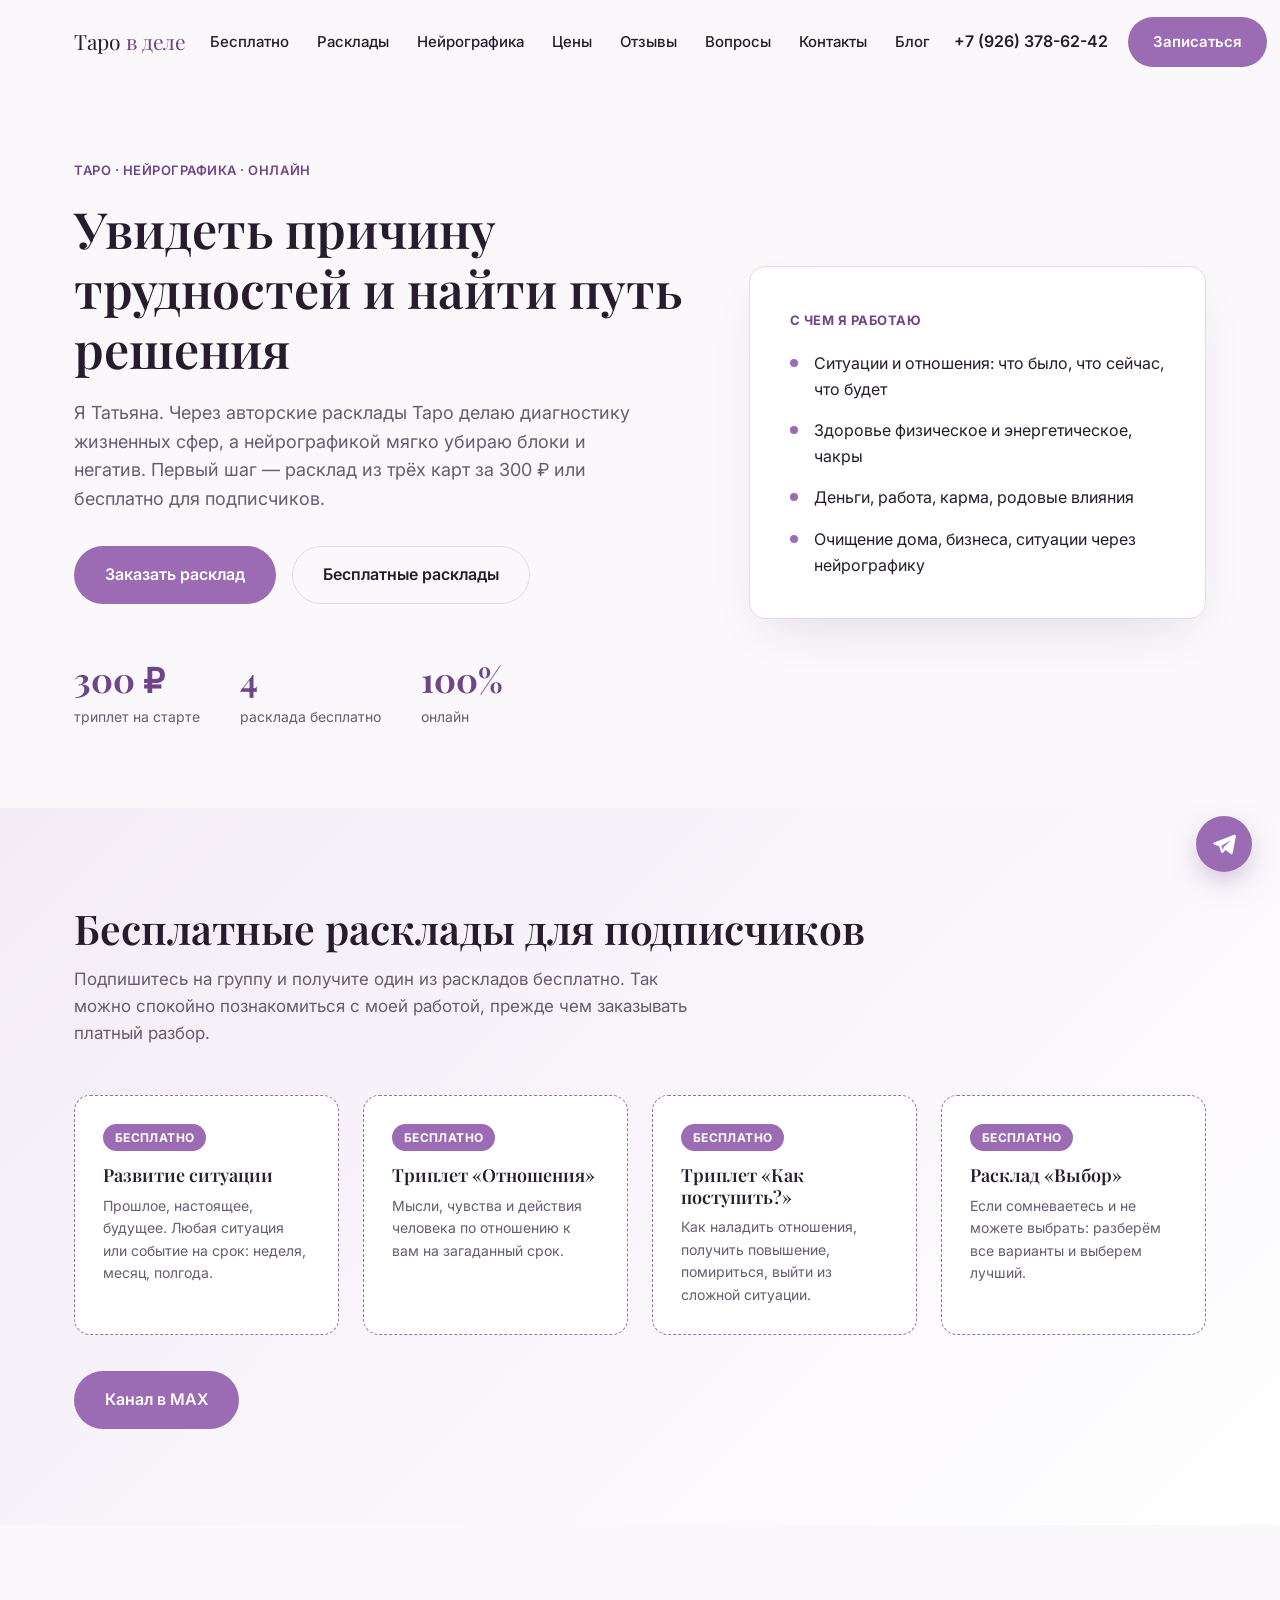
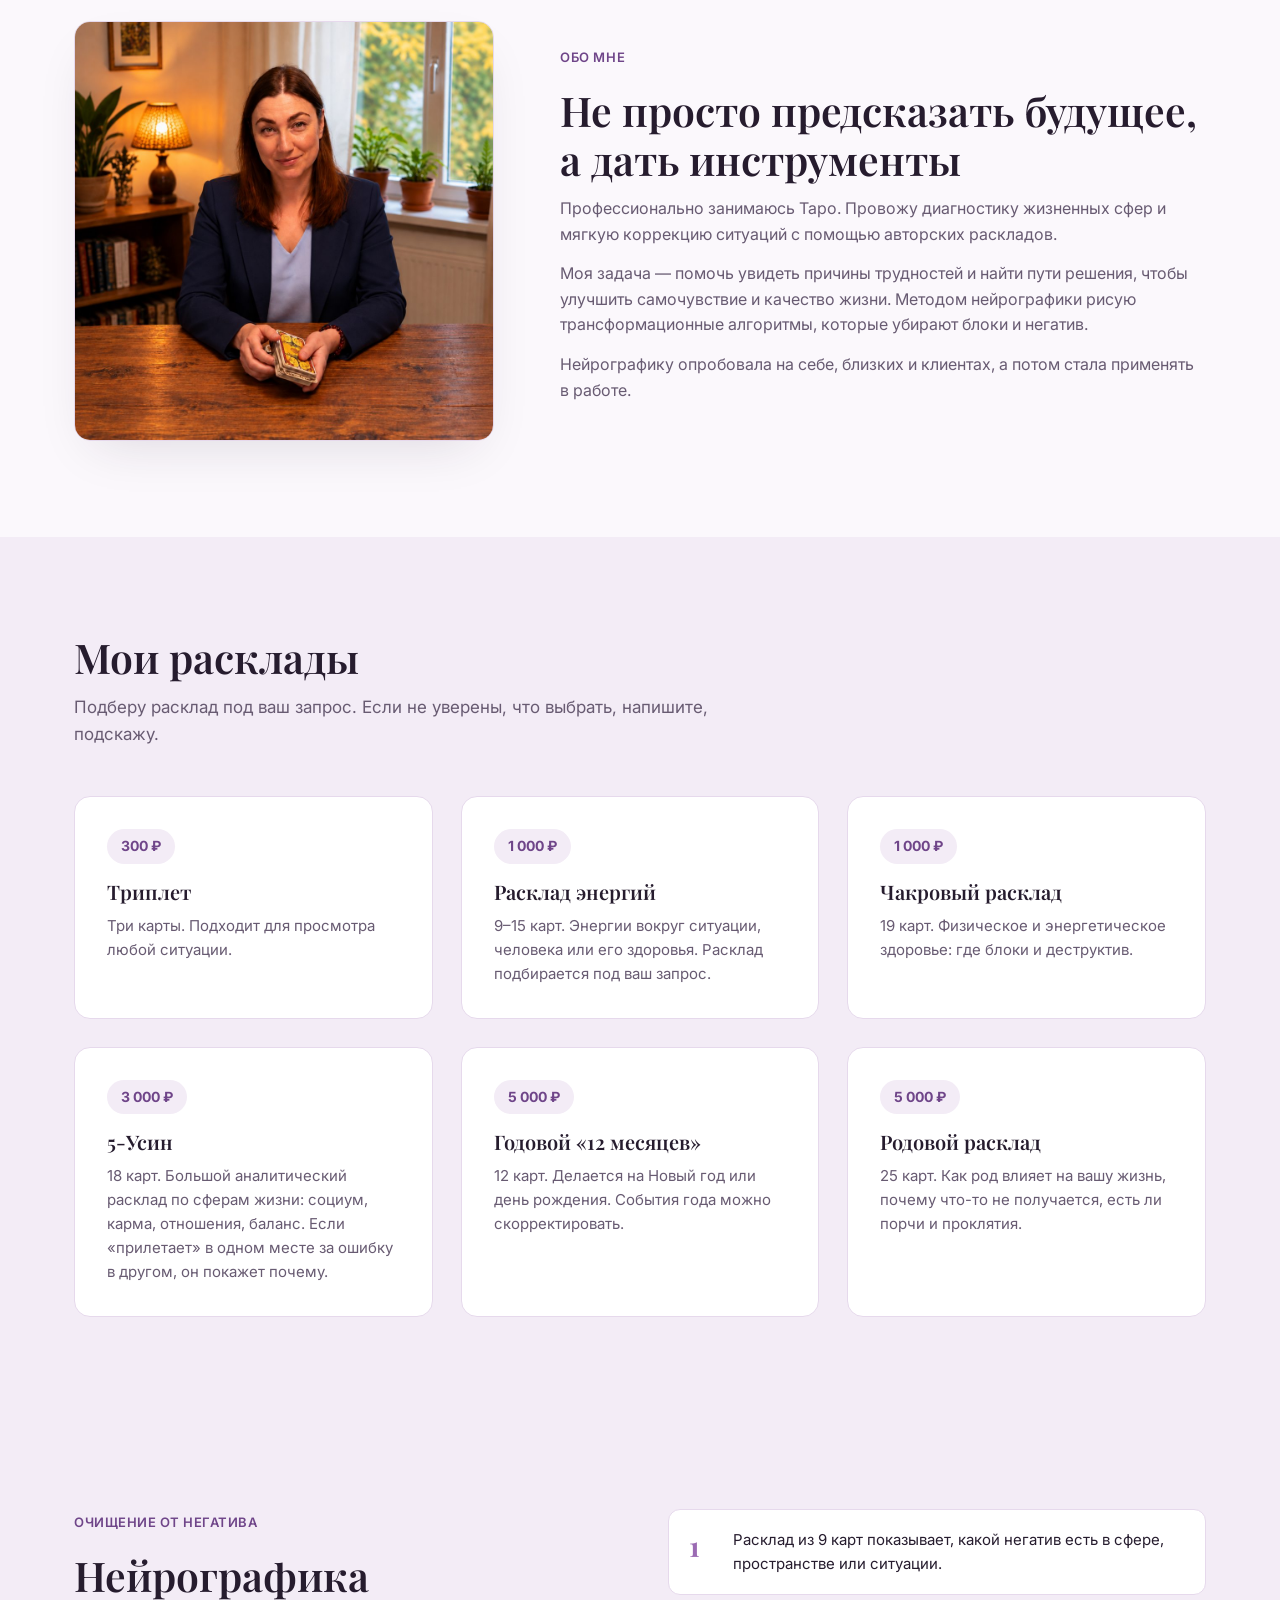
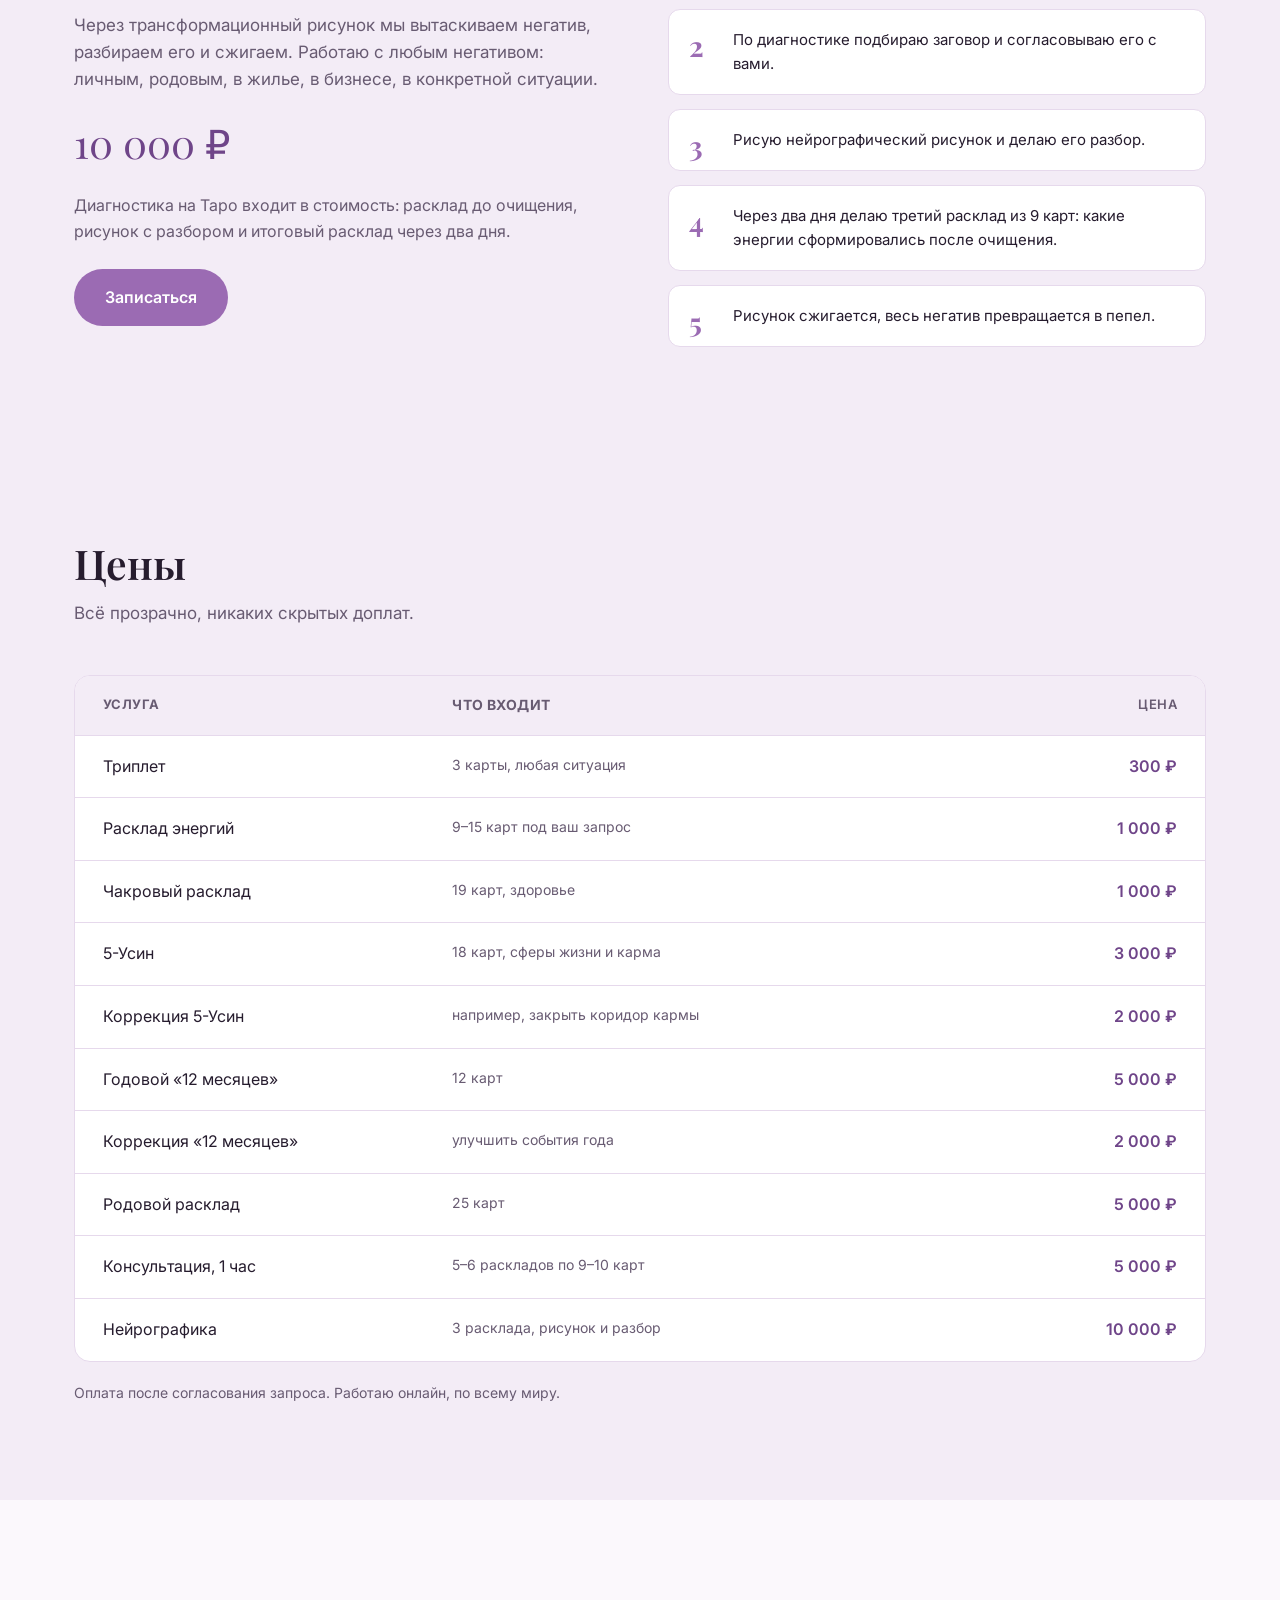
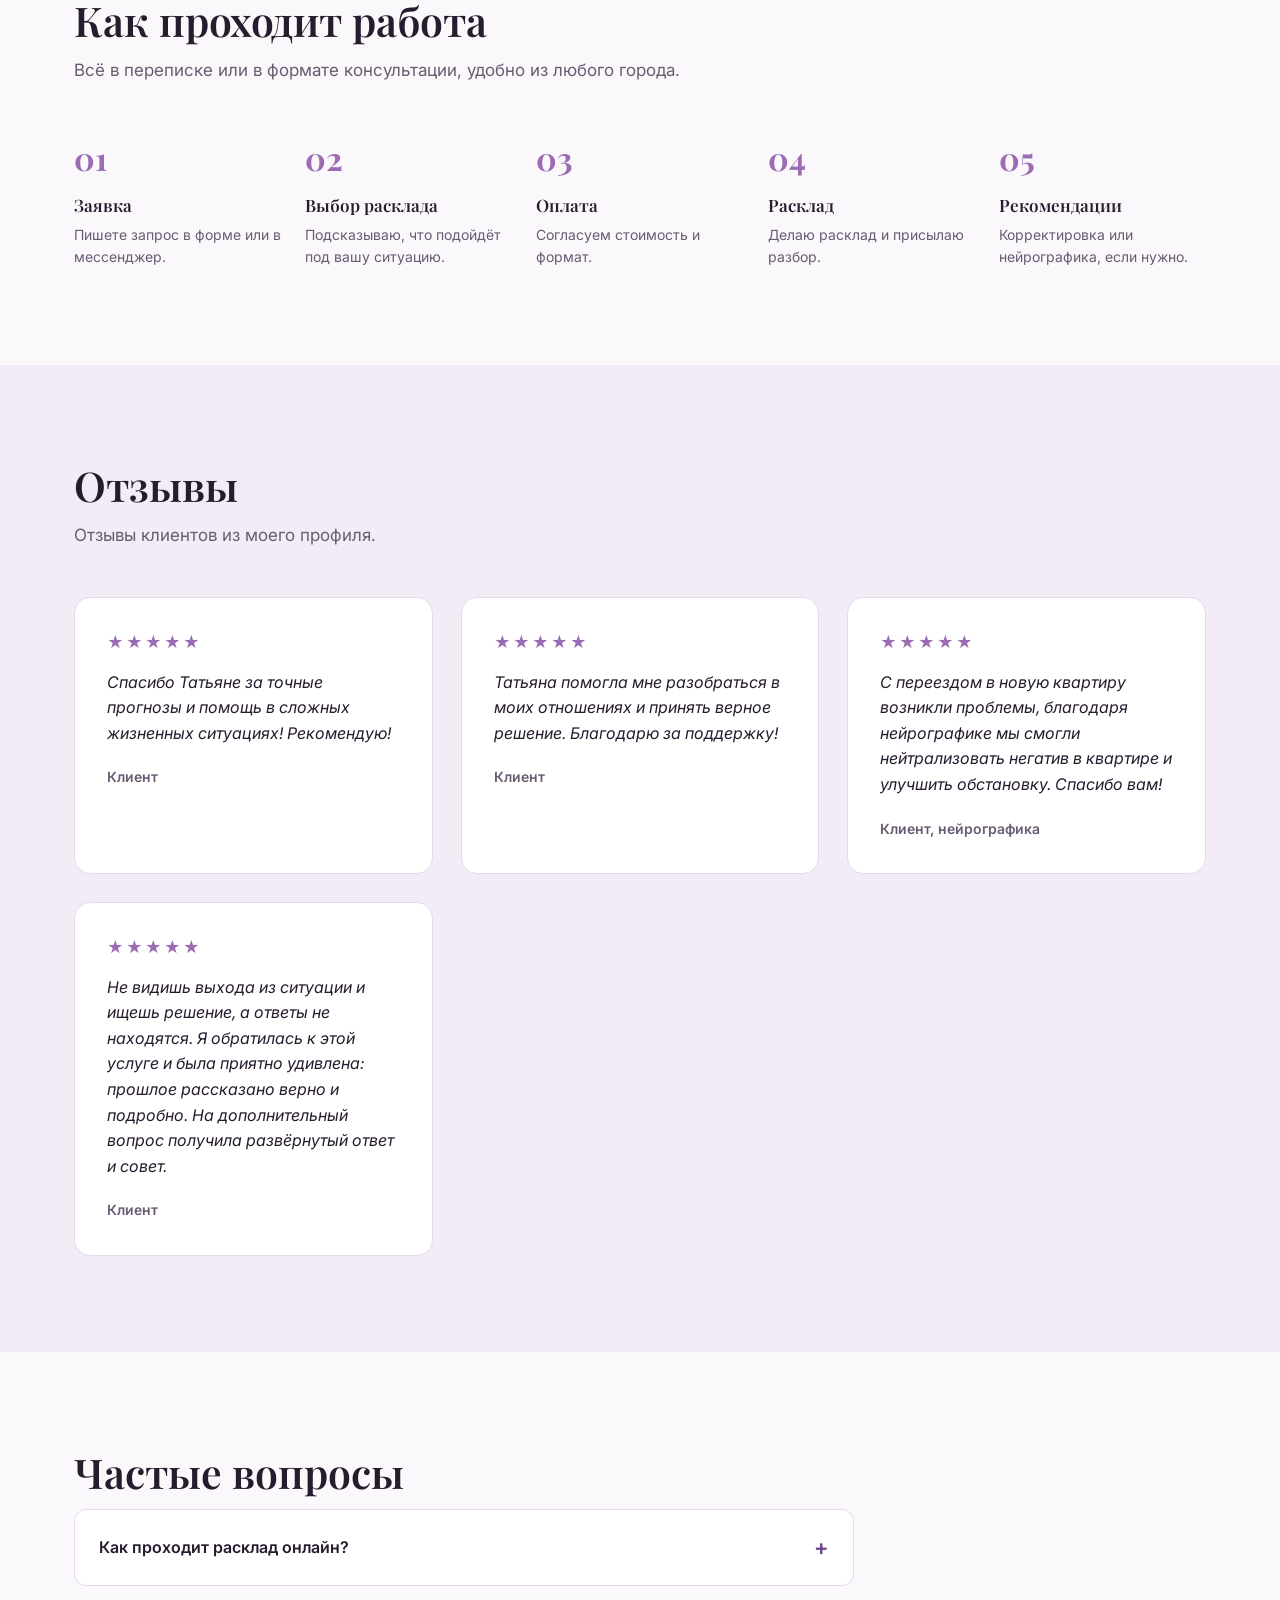
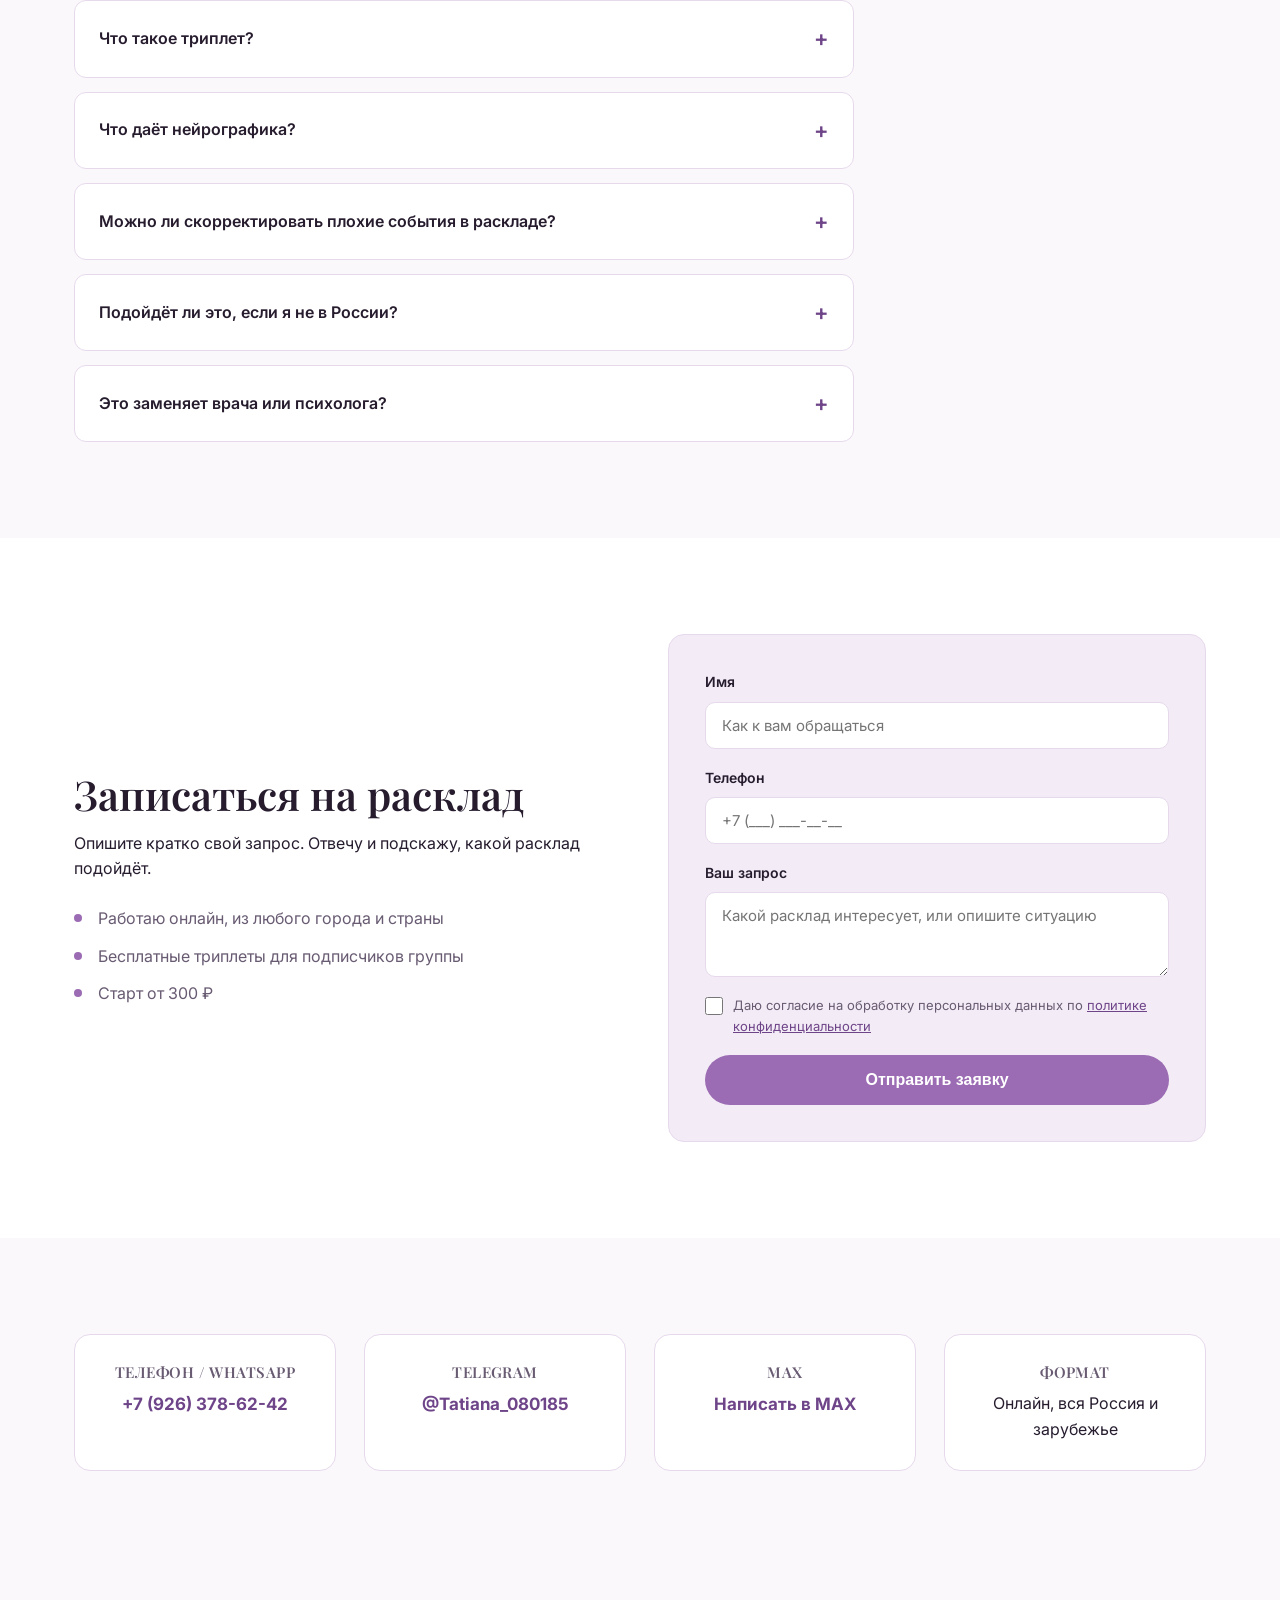
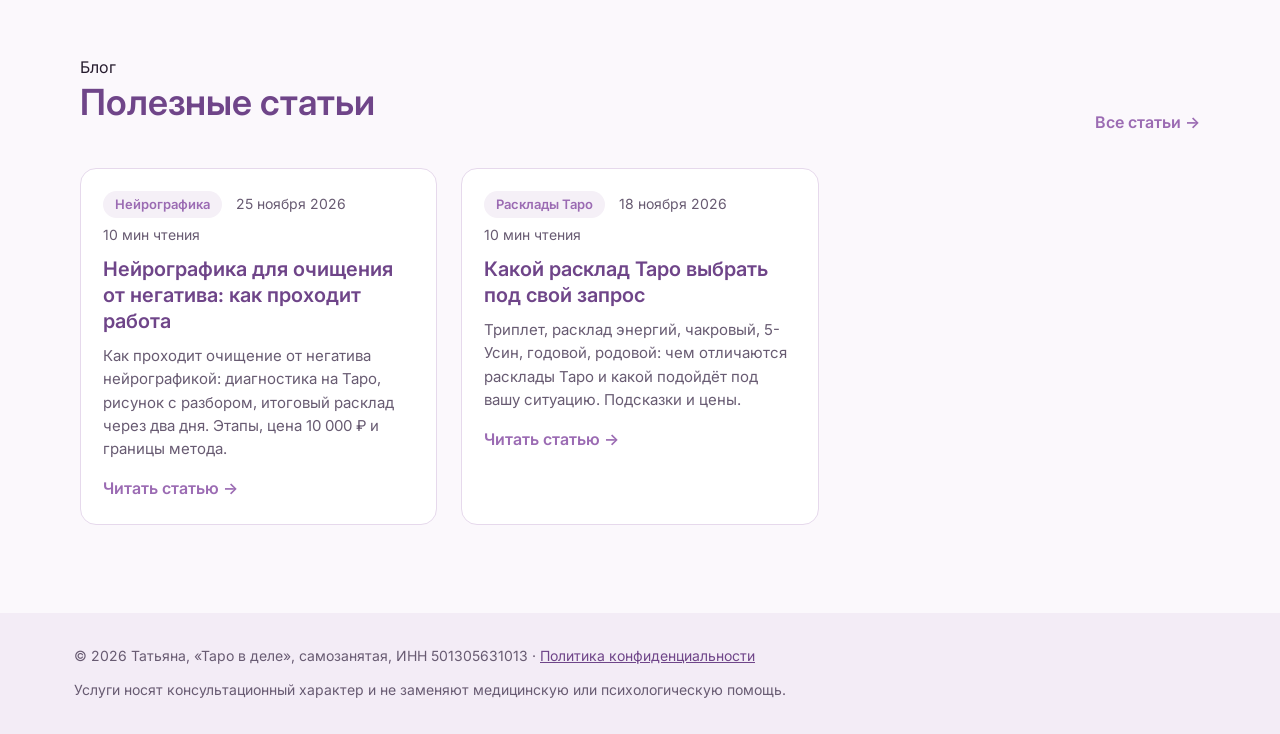
<file: index.html>
<!DOCTYPE html>
<html lang="ru">
<head>
<meta charset="UTF-8">
<meta name="yandex-verification" content="39ebe53ca5e9d7ab" />
<meta name="google-site-verification" content="RWuAk03ZFv4xqulC5ReFJQi4zn98LgsCfZtCdlqGrrs" />
<meta name="viewport" content="width=device-width, initial-scale=1.0">
<title>Таро в деле — расклады Таро и очищение от негатива нейрографикой</title>
<meta name="description" content="Татьяна, «Таро в деле»: расклады от 300 ₽, диагностика жизненных сфер, очищение от негатива через нейрографику. Онлайн, бесплатные триплеты для подписчиков.">
<link rel="canonical" href="https://xn--80aegea9arpq.xn--p1ai/">
<meta property="og:type" content="website">
<meta property="og:locale" content="ru_RU">
<meta property="og:site_name" content="Таро в деле">
<meta property="og:title" content="Таро в деле — расклады Таро и очищение от негатива нейрографикой">
<meta property="og:description" content="Расклады Таро от 300 ₽, диагностика жизненных сфер, нейрографика. Онлайн, из любого города.">
<meta property="og:url" content="https://xn--80aegea9arpq.xn--p1ai/">
<meta property="og:image" content="https://xn--80aegea9arpq.xn--p1ai/tatiana.jpg">
<script type="application/ld+json">{"@context":"https://schema.org","@type":"ProfessionalService","name":"Таро в деле","url":"https://xn--80aegea9arpq.xn--p1ai/","image":"https://xn--80aegea9arpq.xn--p1ai/tatiana.jpg","telephone":"+79263786242","description":"Расклады Таро, диагностика жизненных сфер и очищение от негатива через нейрографику. Онлайн.","priceRange":"от 300 ₽","areaServed":"RU","founder":{"@type":"Person","name":"Татьяна"}}</script>
<link rel="preconnect" href="https://fonts.googleapis.com">
<link rel="preconnect" href="https://fonts.gstatic.com" crossorigin>
<link href="https://fonts.googleapis.com/css2?family=Playfair+Display:wght@500;600;700;800&family=Inter:wght@400;500;600;700;800&display=swap" rel="stylesheet">
<link rel="stylesheet" href="styles.css">
<link rel="stylesheet" href="blog/blog.css">
<link rel="alternate" type="application/rss+xml" title="Блог" href="feed.xml">
</head>
<body>

<header class="header" id="header">
  <div class="container header__inner">
    <a href="#top" class="logo">Таро <span class="logo__suffix">в деле</span></a>
    <nav class="nav" id="nav">
      <a href="#free">Бесплатно</a>
      <a href="#services">Расклады</a>
      <a href="#neuro">Нейрографика</a>
      <a href="#pricing">Цены</a>
      <a href="#reviews">Отзывы</a>
      <a href="#faq">Вопросы</a>
      <a href="#contacts">Контакты</a>
    <!-- BLOGNAV:START --><a href="blog/">Блог</a><!-- BLOGNAV:END --></nav>
    <div class="header__actions">
      <a href="tel:+79263786242" class="header__phone">+7 (926) 378-62-42</a>
      <a href="#form" class="btn btn--primary">Записаться</a>
      <button class="burger" id="burger" aria-label="Меню"><span></span><span></span><span></span></button>
    </div>
  </div>
</header>

<main id="top">

  <section class="hero">
    <div class="container hero__inner">
      <div class="hero__text">
        <span class="eyebrow">Таро · Нейрографика · Онлайн</span>
        <h1>Увидеть причину трудностей и найти путь решения</h1>
        <p class="hero__lead">Я Татьяна. Через авторские расклады Таро делаю диагностику жизненных сфер, а нейрографикой мягко убираю блоки и негатив. Первый шаг — расклад из трёх карт за 300 ₽ или бесплатно для подписчиков.</p>
        <div class="hero__cta">
          <a href="#form" class="btn btn--primary btn--lg">Заказать расклад</a>
          <a href="#free" class="btn btn--ghost btn--lg">Бесплатные расклады</a>
        </div>
        <div class="hero__stats">
          <div class="stat"><span class="stat__num">300 ₽</span><span class="stat__label">триплет на старте</span></div>
          <div class="stat"><span class="stat__num">4</span><span class="stat__label">расклада бесплатно</span></div>
          <div class="stat"><span class="stat__num">100%</span><span class="stat__label">онлайн</span></div>
        </div>
      </div>
      <aside class="hero__card">
        <div class="hero__card-inner">
          <span class="hero__card-tag">С чем я работаю</span>
          <ul class="hero__card-list">
            <li>Ситуации и отношения: что было, что сейчас, что будет</li>
            <li>Здоровье физическое и энергетическое, чакры</li>
            <li>Деньги, работа, карма, родовые влияния</li>
            <li>Очищение дома, бизнеса, ситуации через нейрографику</li>
          </ul>
        </div>
      </aside>
    </div>
  </section>

  <section class="free" id="free">
    <div class="container">
      <h2>Бесплатные расклады для подписчиков</h2>
      <p class="section-lead">Подпишитесь на группу и получите один из раскладов бесплатно. Так можно спокойно познакомиться с моей работой, прежде чем заказывать платный разбор.</p>
      <div class="free__grid">
        <div class="free__item"><span class="free__tag">БЕСПЛАТНО</span><h3>Развитие ситуации</h3><p>Прошлое, настоящее, будущее. Любая ситуация или событие на срок: неделя, месяц, полгода.</p></div>
        <div class="free__item"><span class="free__tag">БЕСПЛАТНО</span><h3>Триплет «Отношения»</h3><p>Мысли, чувства и действия человека по отношению к вам на загаданный срок.</p></div>
        <div class="free__item"><span class="free__tag">БЕСПЛАТНО</span><h3>Триплет «Как поступить?»</h3><p>Как наладить отношения, получить повышение, помириться, выйти из сложной ситуации.</p></div>
        <div class="free__item"><span class="free__tag">БЕСПЛАТНО</span><h3>Расклад «Выбор»</h3><p>Если сомневаетесь и не можете выбрать: разберём все варианты и выберем лучший.</p></div>
      </div>
      <div class="free__cta">
        <a href="https://max.ru/channel_taro_v_dele" target="_blank" rel="noopener" class="btn btn--primary btn--lg">Канал в MAX</a>
      </div>
    </div>
  </section>

  <section class="about" id="about">
    <div class="container about__inner">
      <div class="about__photo">
        <img src="tatiana.jpg" alt="Татьяна, «Таро в деле»" width="1000" height="1000" loading="lazy">
      </div>
      <div>
        <span class="eyebrow">Обо мне</span>
        <h2>Не просто предсказать будущее, а дать инструменты</h2>
        <p>Профессионально занимаюсь Таро. Провожу диагностику жизненных сфер и мягкую коррекцию ситуаций с помощью авторских раскладов.</p>
        <p>Моя задача — помочь увидеть причины трудностей и найти пути решения, чтобы улучшить самочувствие и качество жизни. Методом нейрографики рисую трансформационные алгоритмы, которые убирают блоки и негатив.</p>
        <p>Нейрографику опробовала на себе, близких и клиентах, а потом стала применять в работе.</p>
      </div>
    </div>
  </section>

  <section class="principles" id="services">
    <div class="container">
      <h2>Мои расклады</h2>
      <p class="section-lead">Подберу расклад под ваш запрос. Если не уверены, что выбрать, напишите, подскажу.</p>
      <div class="services__grid">
        <div class="service"><span class="service__price">300 ₽</span><h3>Триплет</h3><p>Три карты. Подходит для просмотра любой ситуации.</p></div>
        <div class="service"><span class="service__price">1 000 ₽</span><h3>Расклад энергий</h3><p>9–15 карт. Энергии вокруг ситуации, человека или его здоровья. Расклад подбирается под ваш запрос.</p></div>
        <div class="service"><span class="service__price">1 000 ₽</span><h3>Чакровый расклад</h3><p>19 карт. Физическое и энергетическое здоровье: где блоки и деструктив.</p></div>
        <div class="service"><span class="service__price">3 000 ₽</span><h3>5-Усин</h3><p>18 карт. Большой аналитический расклад по сферам жизни: социум, карма, отношения, баланс. Если «прилетает» в одном месте за ошибку в другом, он покажет почему.</p></div>
        <div class="service"><span class="service__price">5 000 ₽</span><h3>Годовой «12 месяцев»</h3><p>12 карт. Делается на Новый год или день рождения. События года можно скорректировать.</p></div>
        <div class="service"><span class="service__price">5 000 ₽</span><h3>Родовой расклад</h3><p>25 карт. Как род влияет на вашу жизнь, почему что-то не получается, есть ли порчи и проклятия.</p></div>
      </div>
    </div>
  </section>

  <section class="neuro" id="neuro">
    <div class="container neuro__inner">
      <div>
        <span class="eyebrow">Очищение от негатива</span>
        <h2>Нейрографика</h2>
        <p class="section-lead" style="margin-bottom:0">Через трансформационный рисунок мы вытаскиваем негатив, разбираем его и сжигаем. Работаю с любым негативом: личным, родовым, в жилье, в бизнесе, в конкретной ситуации.</p>
        <div class="neuro__price">10 000 ₽</div>
        <p style="color:var(--text-soft);margin-bottom:24px">Диагностика на Таро входит в стоимость: расклад до очищения, рисунок с разбором и итоговый расклад через два дня.</p>
        <a href="#form" class="btn btn--primary btn--lg">Записаться</a>
      </div>
      <ol class="neuro__steps">
        <li>Расклад из 9 карт показывает, какой негатив есть в сфере, пространстве или ситуации.</li>
        <li>По диагностике подбираю заговор и согласовываю его с вами.</li>
        <li>Рисую нейрографический рисунок и делаю его разбор.</li>
        <li>Через два дня делаю третий расклад из 9 карт: какие энергии сформировались после очищения.</li>
        <li>Рисунок сжигается, весь негатив превращается в пепел.</li>
      </ol>
    </div>
  </section>

  <section class="pricing" id="pricing">
    <div class="container">
      <h2>Цены</h2>
      <p class="section-lead">Всё прозрачно, никаких скрытых доплат.</p>
      <div class="pricing__table">
        <div class="pricing__row pricing__row--head"><span>Услуга</span><span>Что входит</span><span>Цена</span></div>
        <div class="pricing__row"><span>Триплет</span><span>3 карты, любая ситуация</span><span>300 ₽</span></div>
        <div class="pricing__row"><span>Расклад энергий</span><span>9–15 карт под ваш запрос</span><span>1 000 ₽</span></div>
        <div class="pricing__row"><span>Чакровый расклад</span><span>19 карт, здоровье</span><span>1 000 ₽</span></div>
        <div class="pricing__row"><span>5-Усин</span><span>18 карт, сферы жизни и карма</span><span>3 000 ₽</span></div>
        <div class="pricing__row"><span>Коррекция 5-Усин</span><span>например, закрыть коридор кармы</span><span>2 000 ₽</span></div>
        <div class="pricing__row"><span>Годовой «12 месяцев»</span><span>12 карт</span><span>5 000 ₽</span></div>
        <div class="pricing__row"><span>Коррекция «12 месяцев»</span><span>улучшить события года</span><span>2 000 ₽</span></div>
        <div class="pricing__row"><span>Родовой расклад</span><span>25 карт</span><span>5 000 ₽</span></div>
        <div class="pricing__row"><span>Консультация, 1 час</span><span>5–6 раскладов по 9–10 карт</span><span>5 000 ₽</span></div>
        <div class="pricing__row"><span>Нейрографика</span><span>3 расклада, рисунок и разбор</span><span>10 000 ₽</span></div>
      </div>
      <p class="pricing__note">Оплата после согласования запроса. Работаю онлайн, по всему миру.</p>
    </div>
  </section>

  <section class="process" id="process">
    <div class="container">
      <h2>Как проходит работа</h2>
      <p class="section-lead">Всё в переписке или в формате консультации, удобно из любого города.</p>
      <div class="process__grid">
        <div class="step"><span class="step__num">01</span><h3>Заявка</h3><p>Пишете запрос в форме или в мессенджер.</p></div>
        <div class="step"><span class="step__num">02</span><h3>Выбор расклада</h3><p>Подсказываю, что подойдёт под вашу ситуацию.</p></div>
        <div class="step"><span class="step__num">03</span><h3>Оплата</h3><p>Согласуем стоимость и формат.</p></div>
        <div class="step"><span class="step__num">04</span><h3>Расклад</h3><p>Делаю расклад и присылаю разбор.</p></div>
        <div class="step"><span class="step__num">05</span><h3>Рекомендации</h3><p>Корректировка или нейрографика, если нужно.</p></div>
      </div>
    </div>
  </section>

  <section class="reviews" id="reviews">
    <div class="container">
      <h2>Отзывы</h2>
      <p class="section-lead">Отзывы клиентов из моего профиля.</p>
      <div class="reviews__grid">
        <div class="review"><div class="review__rating">★★★★★</div><p>Спасибо Татьяне за точные прогнозы и помощь в сложных жизненных ситуациях! Рекомендую!</p><span class="review__author">Клиент</span></div>
        <div class="review"><div class="review__rating">★★★★★</div><p>Татьяна помогла мне разобраться в моих отношениях и принять верное решение. Благодарю за поддержку!</p><span class="review__author">Клиент</span></div>
        <div class="review"><div class="review__rating">★★★★★</div><p>С переездом в новую квартиру возникли проблемы, благодаря нейрографике мы смогли нейтрализовать негатив в квартире и улучшить обстановку. Спасибо вам!</p><span class="review__author">Клиент, нейрографика</span></div>
        <div class="review"><div class="review__rating">★★★★★</div><p>Не видишь выхода из ситуации и ищешь решение, а ответы не находятся. Я обратилась к этой услуге и была приятно удивлена: прошлое рассказано верно и подробно. На дополнительный вопрос получила развёрнутый ответ и совет.</p><span class="review__author">Клиент</span></div>
      </div>
    </div>
  </section>

  <section class="faq" id="faq">
    <div class="container">
      <h2>Частые вопросы</h2>
      <div class="faq__list">
        <details class="faq__item"><summary>Как проходит расклад онлайн?</summary><p>Вы присылаете запрос, я делаю расклад и отправляю разбор. Консультация на час проходит по договорённости в звонке или переписке.</p></details>
        <details class="faq__item"><summary>Что такое триплет?</summary><p>Расклад из трёх карт. Подходит, чтобы посмотреть любую ситуацию: что было, что сейчас, что будет. Для подписчиков группы несколько триплетов бесплатны.</p></details>
        <details class="faq__item"><summary>Что даёт нейрографика?</summary><p>Через рисунок мы выводим негатив наружу, разбираем его и сжигаем. Метод подходит для личного и родового негатива, жилья, бизнеса, отдельной ситуации. Результат у каждого свой, я не даю гарантий и не заменяю врача.</p></details>
        <details class="faq__item"><summary>Можно ли скорректировать плохие события в раскладе?</summary><p>Да. Корректировка есть для 5-Усин, Кельтского креста и годового расклада. Она помогает улучшить события, но не заменяет очищение от негатива.</p></details>
        <details class="faq__item"><summary>Подойдёт ли это, если я не в России?</summary><p>Да, я работаю полностью онлайн. Расклады и нейрографику можно заказать из любой страны.</p></details>
        <details class="faq__item"><summary>Это заменяет врача или психолога?</summary><p>Нет. Услуги носят консультационный характер. При проблемах со здоровьем обязательно обращайтесь к врачу.</p></details>
      </div>
    </div>
  </section>

  <section class="form-section" id="form">
    <div class="container form-section__inner">
      <div class="form-section__text">
        <h2>Записаться на расклад</h2>
        <p>Опишите кратко свой запрос. Отвечу и подскажу, какой расклад подойдёт.</p>
        <ul class="form-section__list">
          <li>Работаю онлайн, из любого города и страны</li>
          <li>Бесплатные триплеты для подписчиков группы</li>
          <li>Старт от 300 ₽</li>
        </ul>
      </div>
      <form class="form" id="leadForm">
        <input type="text" name="_gotcha" style="display:none" tabindex="-1" autocomplete="off">
        <label>Имя<input type="text" name="name" required placeholder="Как к вам обращаться"></label>
        <label>Телефон<input type="tel" name="phone" required placeholder="+7 (___) ___-__-__"></label>
        <label>Ваш запрос<textarea name="comment" rows="3" placeholder="Какой расклад интересует, или опишите ситуацию"></textarea></label>
        <label class="agree"><input type="checkbox" name="consent" required><span>Даю согласие на обработку персональных данных по <a href="privacy.html" target="_blank" rel="noopener">политике конфиденциальности</a></span></label>
        <button type="submit" class="btn btn--primary btn--lg">Отправить заявку</button>
      </form>
    </div>
  </section>

  <section class="contacts" id="contacts">
    <div class="container contacts__inner">
      <div class="contact-card"><h3>Телефон / WhatsApp</h3><a href="tel:+79263786242">+7 (926) 378-62-42</a></div>
      <div class="contact-card"><h3>Telegram</h3><a href="https://t.me/Tatiana_080185" target="_blank" rel="noopener">@Tatiana_080185</a></div>
      <div class="contact-card"><h3>MAX</h3><a href="https://max.ru/u/_uFnOvdlxdMLTud1w" target="_blank" rel="noopener">Написать в MAX</a></div>
      <div class="contact-card"><h3>Формат</h3><p>Онлайн, вся Россия и зарубежье</p></div>
    </div>
  </section>

<!-- BLOG:START -->
<section class="b-home" id="blog">
  <div class="container">
    <div class="b-home__head"><div><p class="section-tag">Блог</p><h2>Полезные статьи</h2></div><a class="b-more" href="blog/">Все статьи</a></div>
    <div class="b-grid"><article class="b-card">
  
  <div class="b-card__body">
    <div class="b-meta"><span class="b-chip">Нейрографика</span><time datetime="2026-11-25">25 ноября 2026</time><span>10 мин чтения</span></div>
    <h3><a href="blog/neyrografika-ochishchenie-ot-negativa/">Нейрографика для очищения от негатива: как проходит работа</a></h3>
    <p>Как проходит очищение от негатива нейрографикой: диагностика на Таро, рисунок с разбором, итоговый расклад через два дня. Этапы, цена 10 000 ₽ и границы метода.</p>
    <a class="b-more" href="blog/neyrografika-ochishchenie-ot-negativa/">Читать статью</a>
  </div>
</article><article class="b-card">
  
  <div class="b-card__body">
    <div class="b-meta"><span class="b-chip">Расклады Таро</span><time datetime="2026-11-18">18 ноября 2026</time><span>10 мин чтения</span></div>
    <h3><a href="blog/kakoy-rasklad-taro-vybrat/">Какой расклад Таро выбрать под свой запрос</a></h3>
    <p>Триплет, расклад энергий, чакровый, 5-Усин, годовой, родовой: чем отличаются расклады Таро и какой подойдёт под вашу ситуацию. Подсказки и цены.</p>
    <a class="b-more" href="blog/kakoy-rasklad-taro-vybrat/">Читать статью</a>
  </div>
</article></div>
  </div>
</section>
<!-- BLOG:END -->
</main>

<footer class="footer">
  <div class="container footer__inner">
    <span>© <span id="year"></span> Татьяна, «Таро в деле», самозанятая, ИНН 501305631013 · <a href="privacy.html">Политика конфиденциальности</a></span>
    <span class="footer__note">Услуги носят консультационный характер и не заменяют медицинскую или психологическую помощь.</span>
  </div>
</footer>

<a href="https://t.me/Tatiana_080185" target="_blank" rel="noopener" class="fab" aria-label="Написать в Telegram">
  <svg width="26" height="26" viewBox="0 0 24 24" fill="currentColor" aria-hidden="true"><path d="M21.5 3.5 2.8 10.7c-.9.3-.9 1.5 0 1.8l4.7 1.5 1.8 5.6c.2.7 1.1.9 1.6.4l2.6-2.4 4.9 3.6c.6.4 1.4.1 1.6-.6L23 4.9c.2-.9-.7-1.7-1.5-1.4zM9.5 13.8l9-5.6-7 6.7-.3 3.1-1.7-4.2z"/></svg>
</a>

<script>
(function(m,e,t,r,i,k,a){m[i]=m[i]||function(){(m[i].a=m[i].a||[]).push(arguments)};
m[i].l=1*new Date();
for(var j=0;j<document.scripts.length;j++){if(document.scripts[j].src===r){return;}}
k=e.createElement(t),a=e.getElementsByTagName(t)[0],k.async=1,k.src=r,a.parentNode.insertBefore(k,a)})
(window,document,"script","https://mc.yandex.ru/metrika/tag.js","ym");
ym(114096798,"init",{clickmap:true,trackLinks:true,accurateTrackBounce:true,webvisor:true});
</script>
<noscript><div><img src="https://mc.yandex.ru/watch/114096798" style="position:absolute;left:-9999px" alt=""></div></noscript>
<script src="script.js"></script>
</body>
</html>
</file>
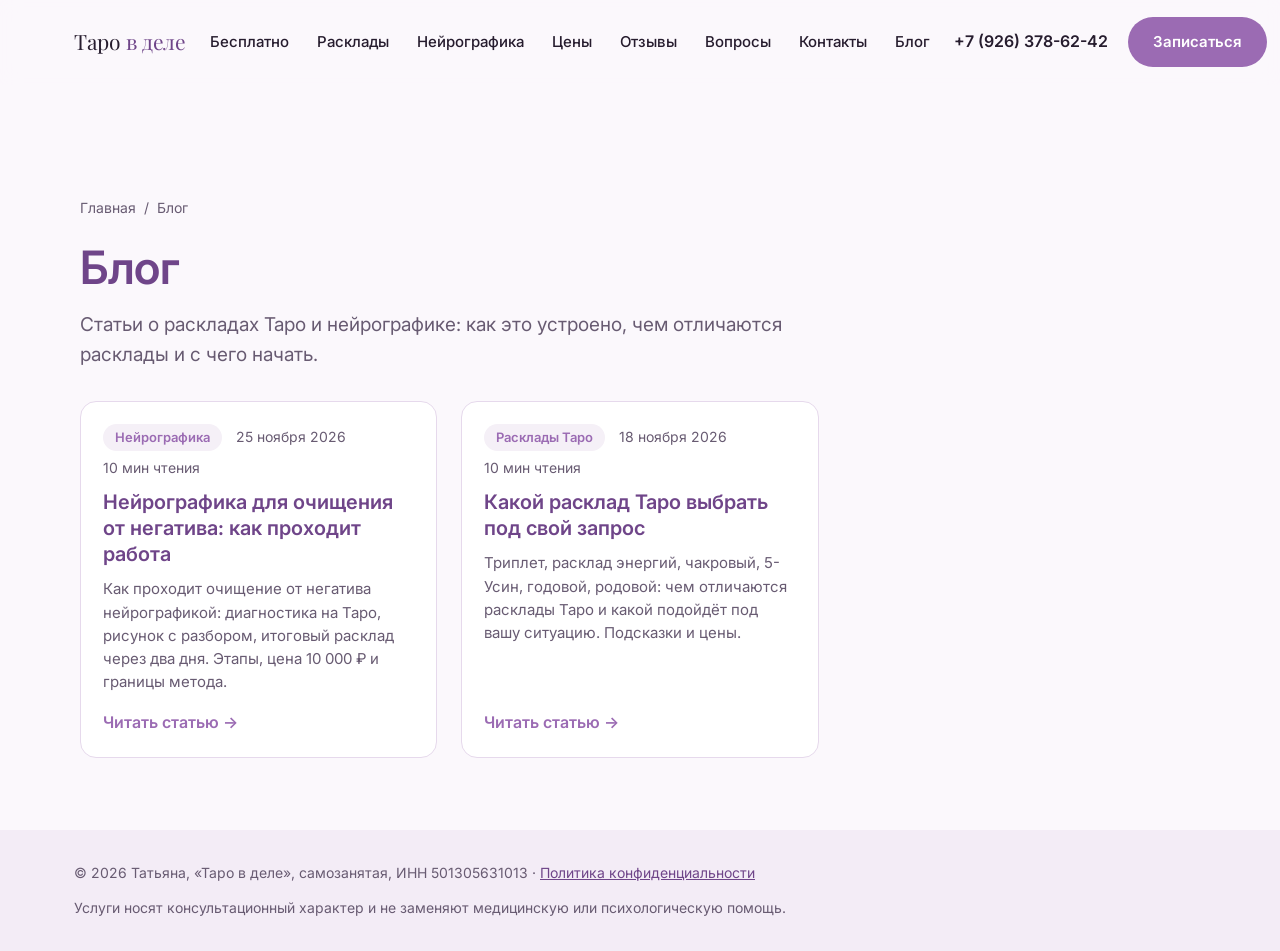
<file: blog/index.html>
<!DOCTYPE html>
<html lang="ru">
<head>
<meta charset="UTF-8">
<meta name="viewport" content="width=device-width, initial-scale=1.0">
<title>Блог — Таро в деле</title>
<meta name="description" content="Статьи о раскладах Таро и нейрографике: как это устроено, чем отличаются расклады и с чего начать.">
<link rel="canonical" href="https://xn--80aegea9arpq.xn--p1ai/blog/">
<meta name="robots" content="index, follow, max-image-preview:large">
<meta property="og:type" content="website">
<meta property="og:title" content="Блог — Таро в деле">
<meta property="og:description" content="Статьи о раскладах Таро и нейрографике: как это устроено, чем отличаются расклады и с чего начать.">
<meta property="og:url" content="https://xn--80aegea9arpq.xn--p1ai/blog/">
<meta property="og:locale" content="ru_RU">

<link rel="alternate" type="application/rss+xml" title="Таро в деле — блог" href="https://xn--80aegea9arpq.xn--p1ai/feed.xml">

<link rel="preconnect" href="https://fonts.googleapis.com">
<link rel="preconnect" href="https://fonts.gstatic.com" crossorigin>
<link href="https://fonts.googleapis.com/css2?family=Playfair+Display:wght@500;600;700;800&family=Inter:wght@400;500;600;700;800&display=swap" rel="stylesheet">
<link rel="stylesheet" href="/styles.css">
<link rel="stylesheet" href="/blog/blog.css">
<link rel="stylesheet" href="/blog/blog.css">
<script type="application/ld+json">{"@context":"https://schema.org","@type":"Blog","name":"Блог — Таро в деле","url":"https://xn--80aegea9arpq.xn--p1ai/blog/","blogPost":[{"@type":"BlogPosting","headline":"Нейрографика для очищения от негатива: как проходит работа","url":"https://xn--80aegea9arpq.xn--p1ai/blog/neyrografika-ochishchenie-ot-negativa/","datePublished":"2026-11-25"},{"@type":"BlogPosting","headline":"Какой расклад Таро выбрать под свой запрос","url":"https://xn--80aegea9arpq.xn--p1ai/blog/kakoy-rasklad-taro-vybrat/","datePublished":"2026-11-18"}]}</script>
</head>
<body class="b-page">
<header class="header" id="header">
  <div class="container header__inner">
    <a href="/#top" class="logo">Таро <span class="logo__suffix">в деле</span></a>
    <nav class="nav" id="nav">
      <a href="/#free">Бесплатно</a>
      <a href="/#services">Расклады</a>
      <a href="/#neuro">Нейрографика</a>
      <a href="/#pricing">Цены</a>
      <a href="/#reviews">Отзывы</a>
      <a href="/#faq">Вопросы</a>
      <a href="/#contacts">Контакты</a>
    <!-- BLOGNAV:START --><a href="/blog/">Блог</a><!-- BLOGNAV:END --></nav>
    <div class="header__actions">
      <a href="tel:+79263786242" class="header__phone">+7 (926) 378-62-42</a>
      <a href="/#form" class="btn btn--primary">Записаться</a>
      <button class="burger" id="burger" aria-label="Меню"><span></span><span></span><span></span></button>
    </div>
  </div>
</header>
<main class="blog">

<section class="b-list">
  <nav class="b-crumbs" aria-label="Хлебные крошки"><a href="/">Главная</a><span>/</span><span>Блог</span></nav>
  <header class="b-head"><h1>Блог</h1><p class="b-lead">Статьи о раскладах Таро и нейрографике: как это устроено, чем отличаются расклады и с чего начать.</p></header>
  <div class="b-grid"><article class="b-card">
  
  <div class="b-card__body">
    <div class="b-meta"><span class="b-chip">Нейрографика</span><time datetime="2026-11-25">25 ноября 2026</time><span>10 мин чтения</span></div>
    <h3><a href="/blog/neyrografika-ochishchenie-ot-negativa/">Нейрографика для очищения от негатива: как проходит работа</a></h3>
    <p>Как проходит очищение от негатива нейрографикой: диагностика на Таро, рисунок с разбором, итоговый расклад через два дня. Этапы, цена 10 000 ₽ и границы метода.</p>
    <a class="b-more" href="/blog/neyrografika-ochishchenie-ot-negativa/">Читать статью</a>
  </div>
</article><article class="b-card">
  
  <div class="b-card__body">
    <div class="b-meta"><span class="b-chip">Расклады Таро</span><time datetime="2026-11-18">18 ноября 2026</time><span>10 мин чтения</span></div>
    <h3><a href="/blog/kakoy-rasklad-taro-vybrat/">Какой расклад Таро выбрать под свой запрос</a></h3>
    <p>Триплет, расклад энергий, чакровый, 5-Усин, годовой, родовой: чем отличаются расклады Таро и какой подойдёт под вашу ситуацию. Подсказки и цены.</p>
    <a class="b-more" href="/blog/kakoy-rasklad-taro-vybrat/">Читать статью</a>
  </div>
</article></div>
</section>
</main>
<footer class="footer">
  <div class="container footer__inner">
    <span>© <span id="year"></span> Татьяна, «Таро в деле», самозанятая, ИНН 501305631013 · <a href="/privacy.html">Политика конфиденциальности</a></span>
    <span class="footer__note">Услуги носят консультационный характер и не заменяют медицинскую или психологическую помощь.</span>
  </div>
</footer>
<script src="/script.js" defer></script>

</body>
</html>
</file>
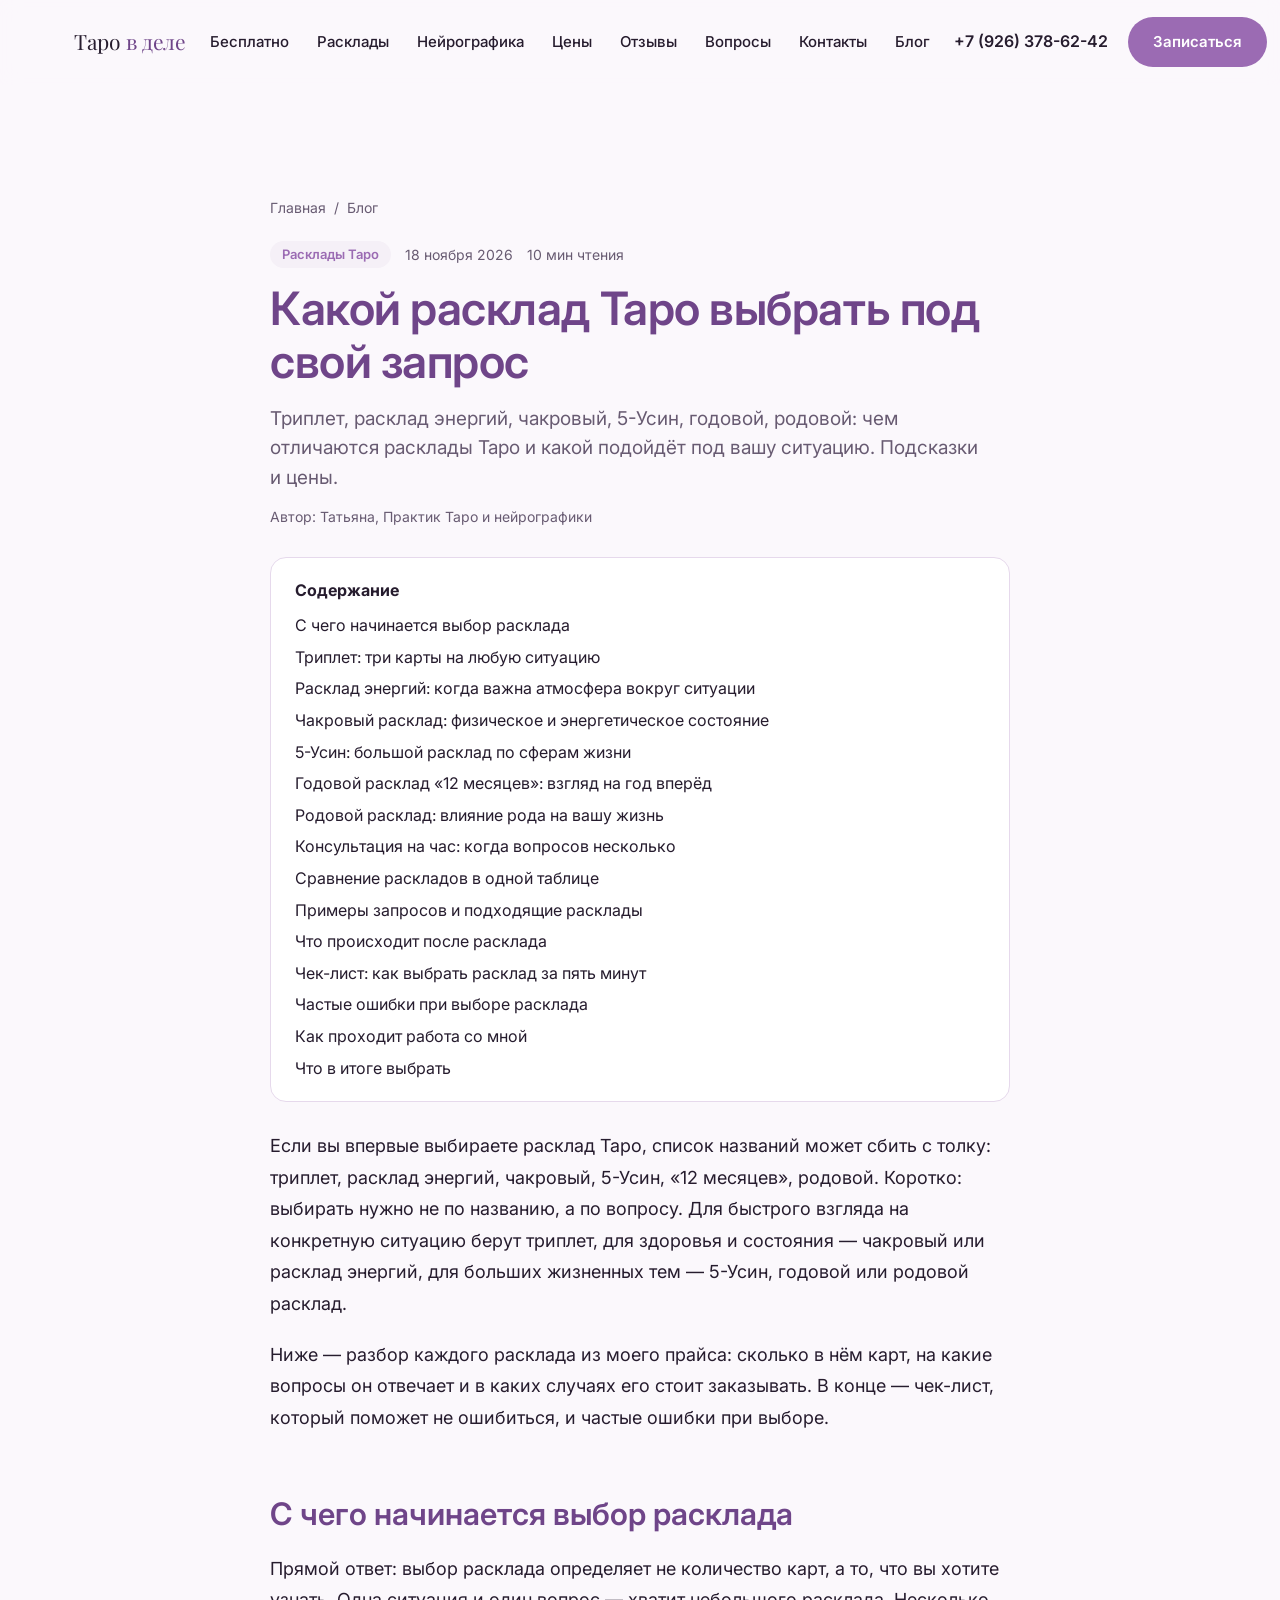
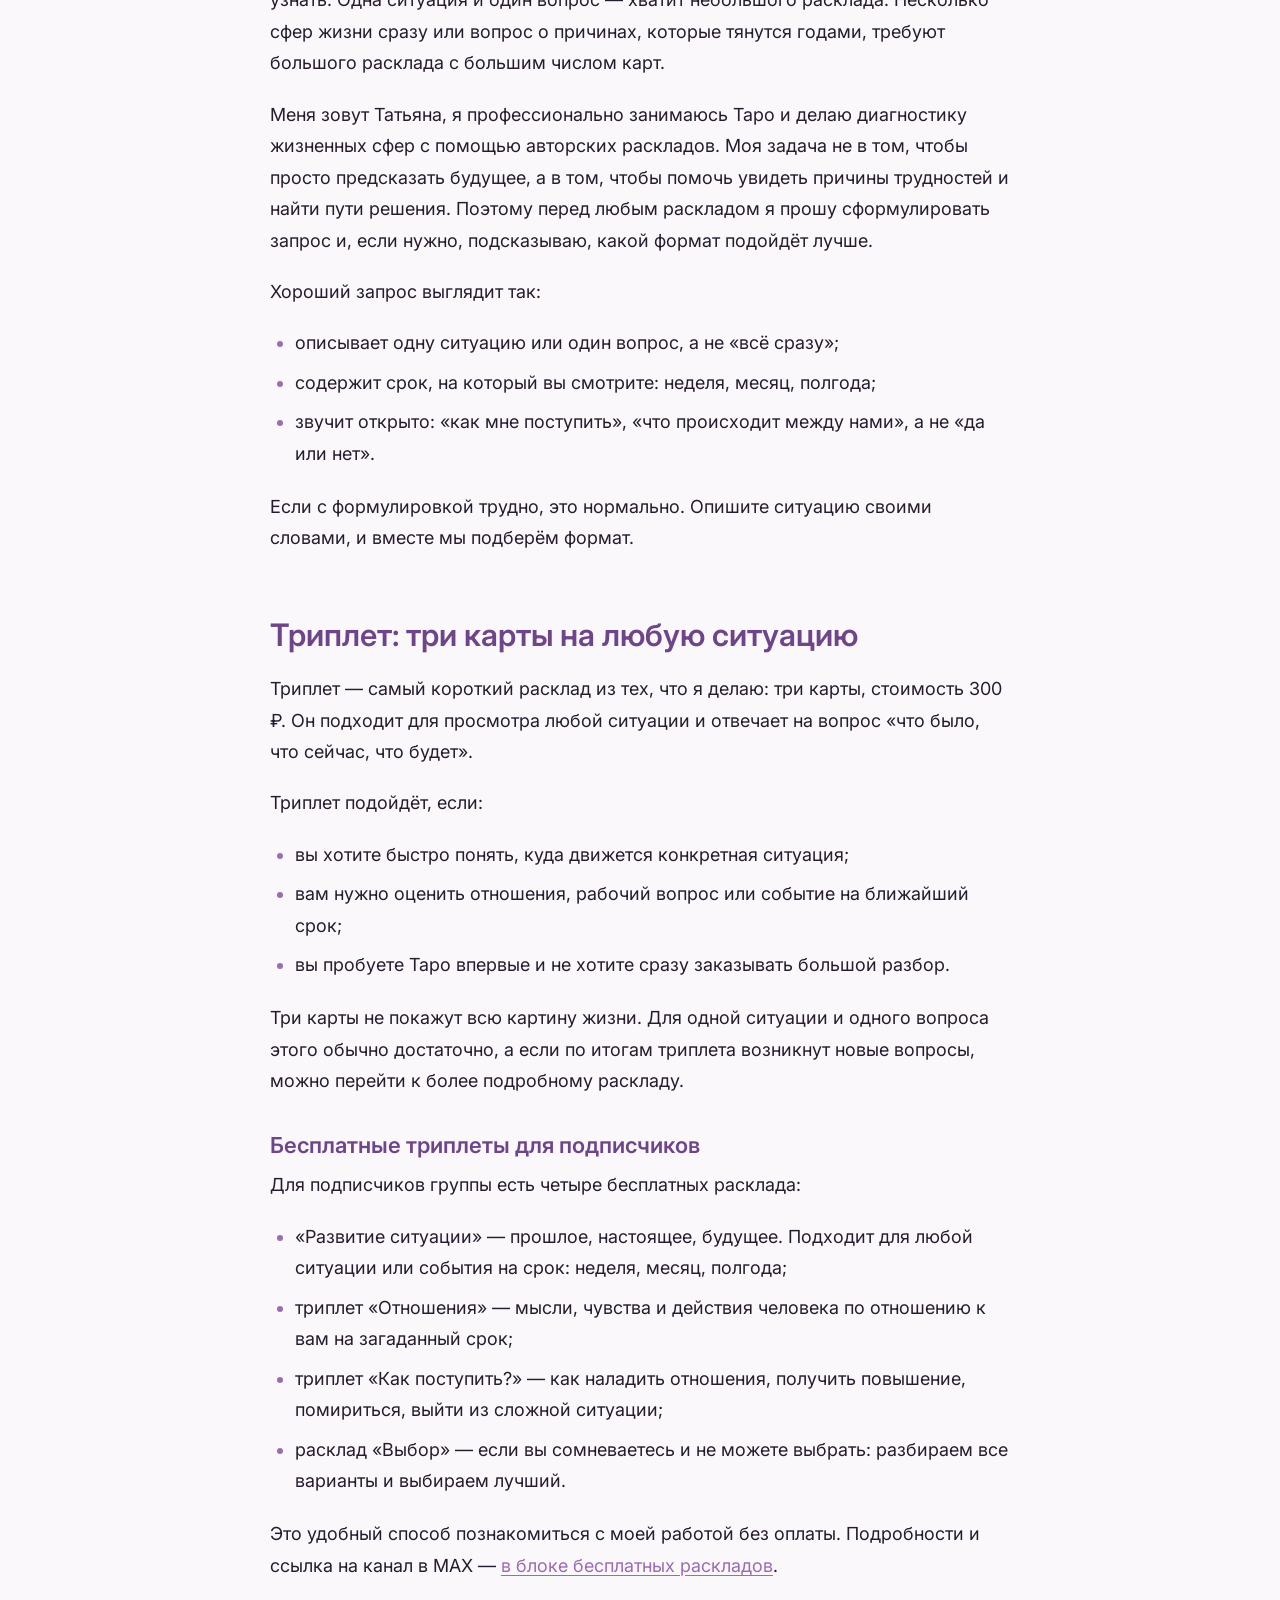
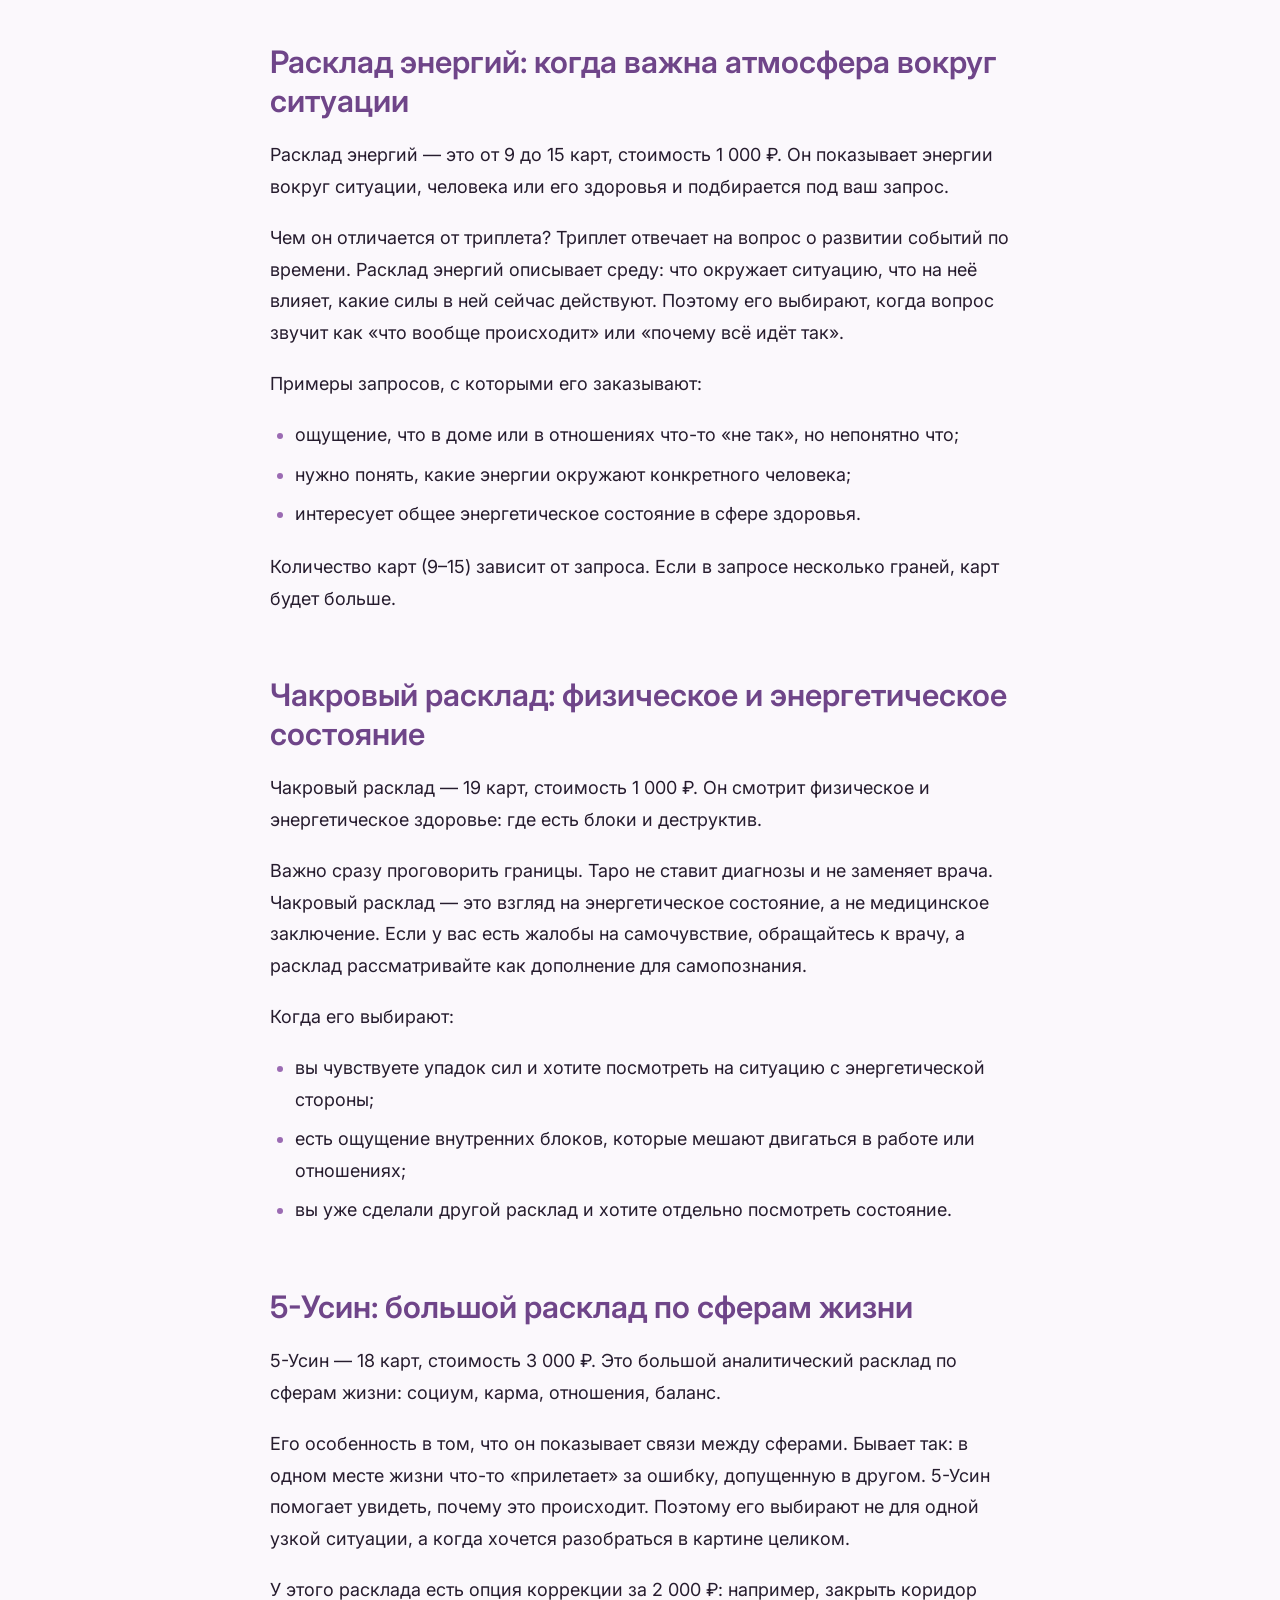
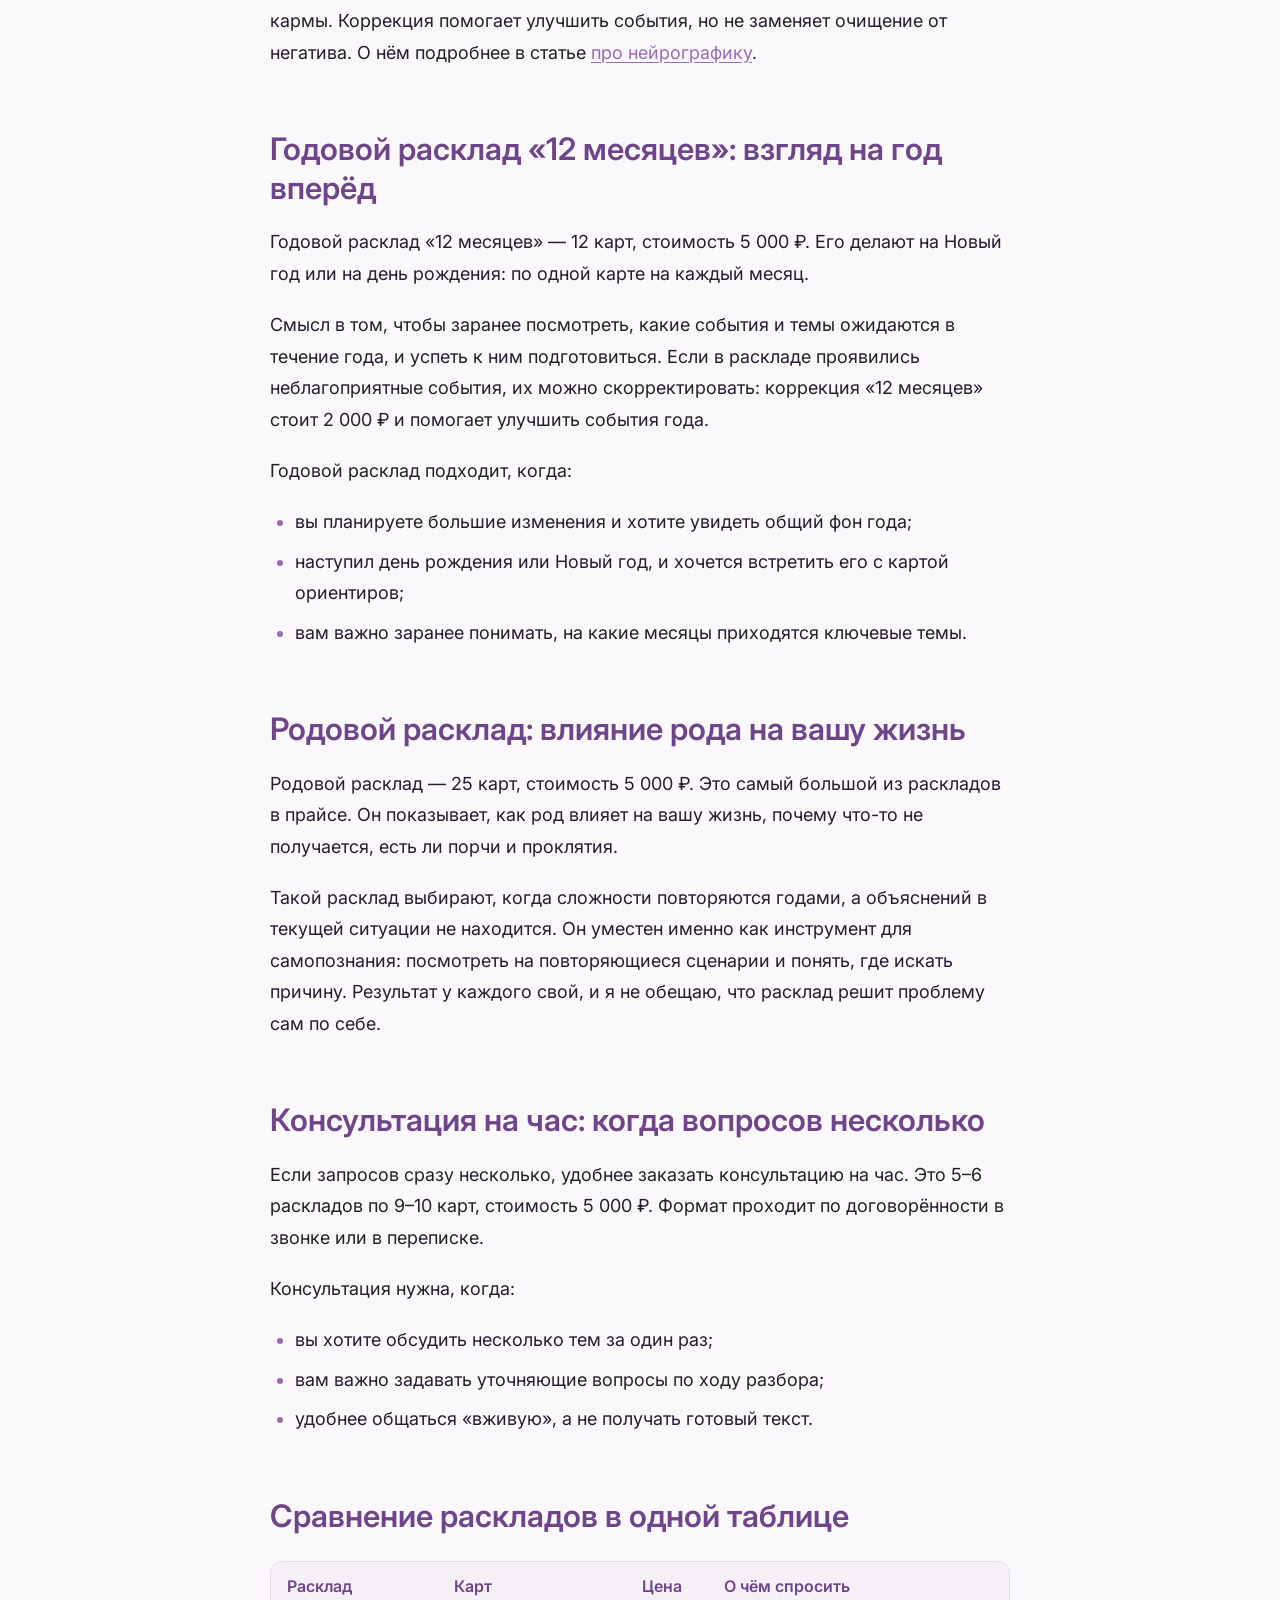
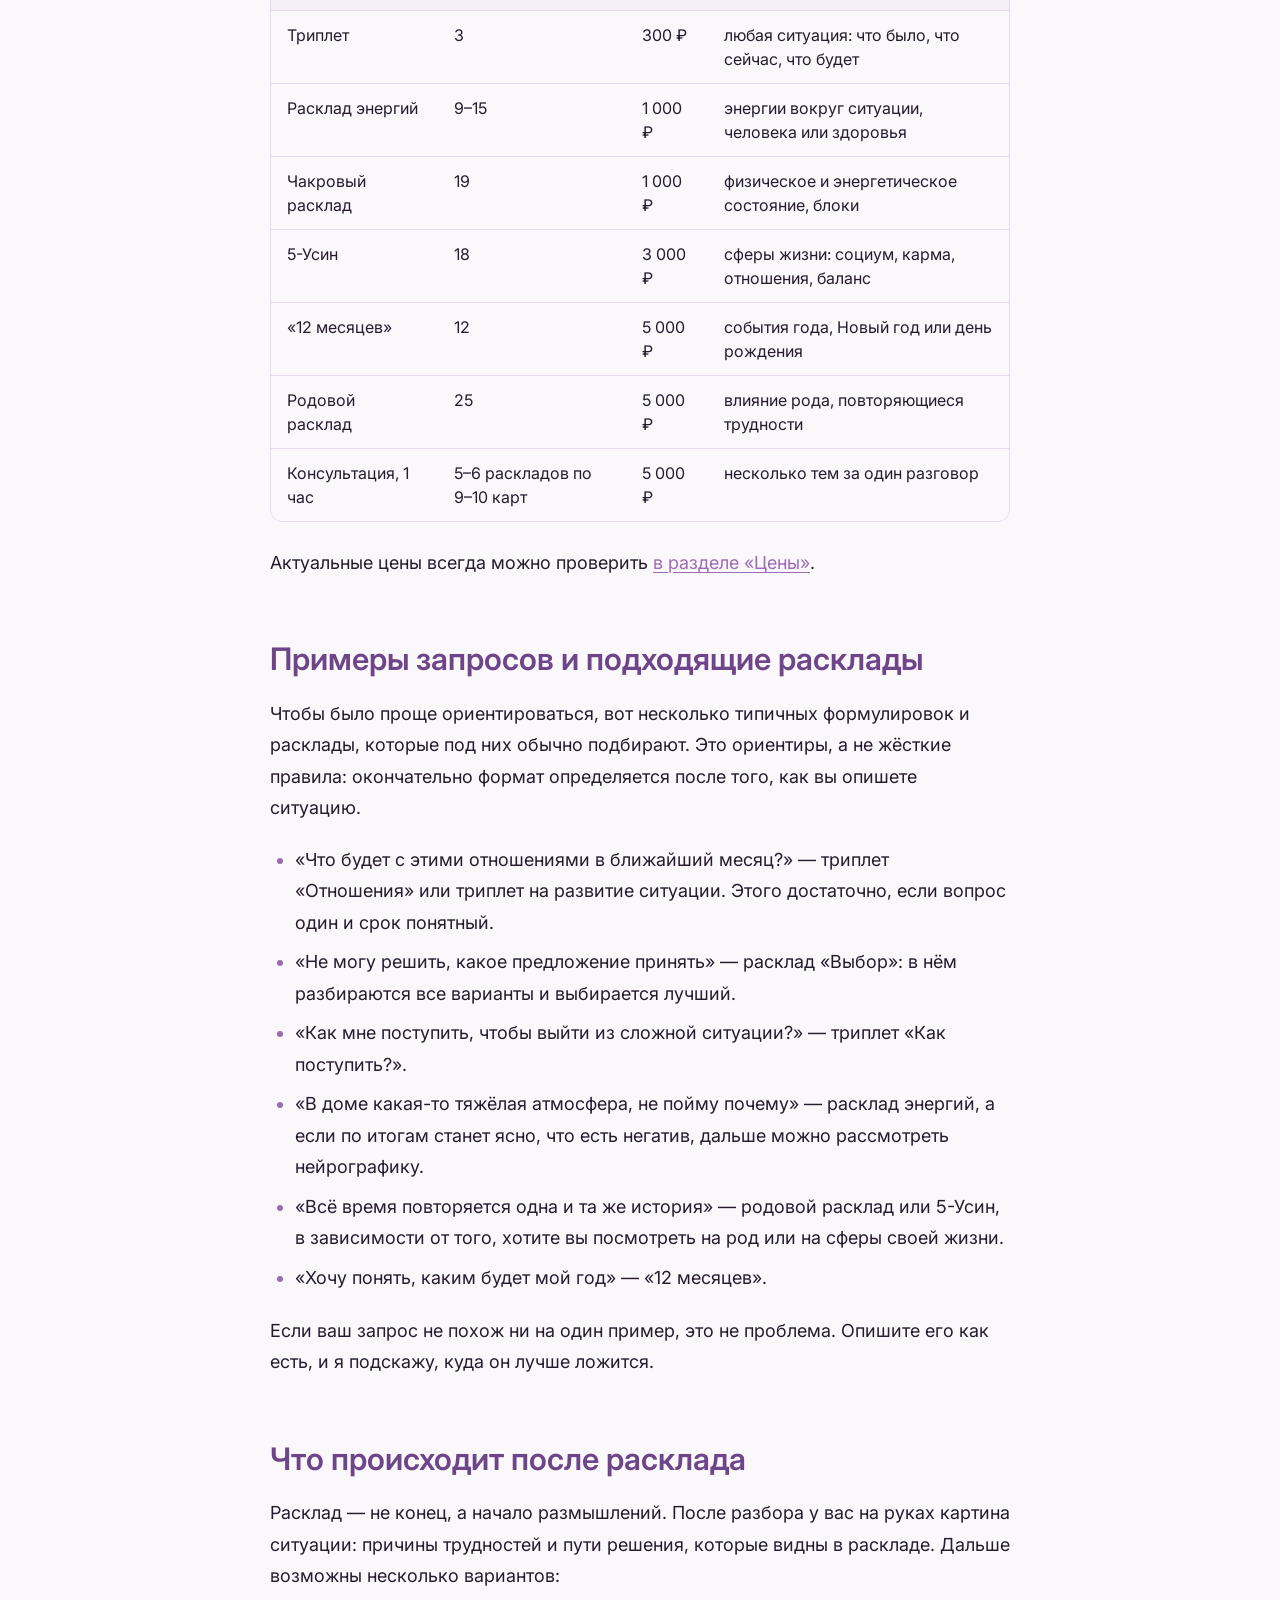
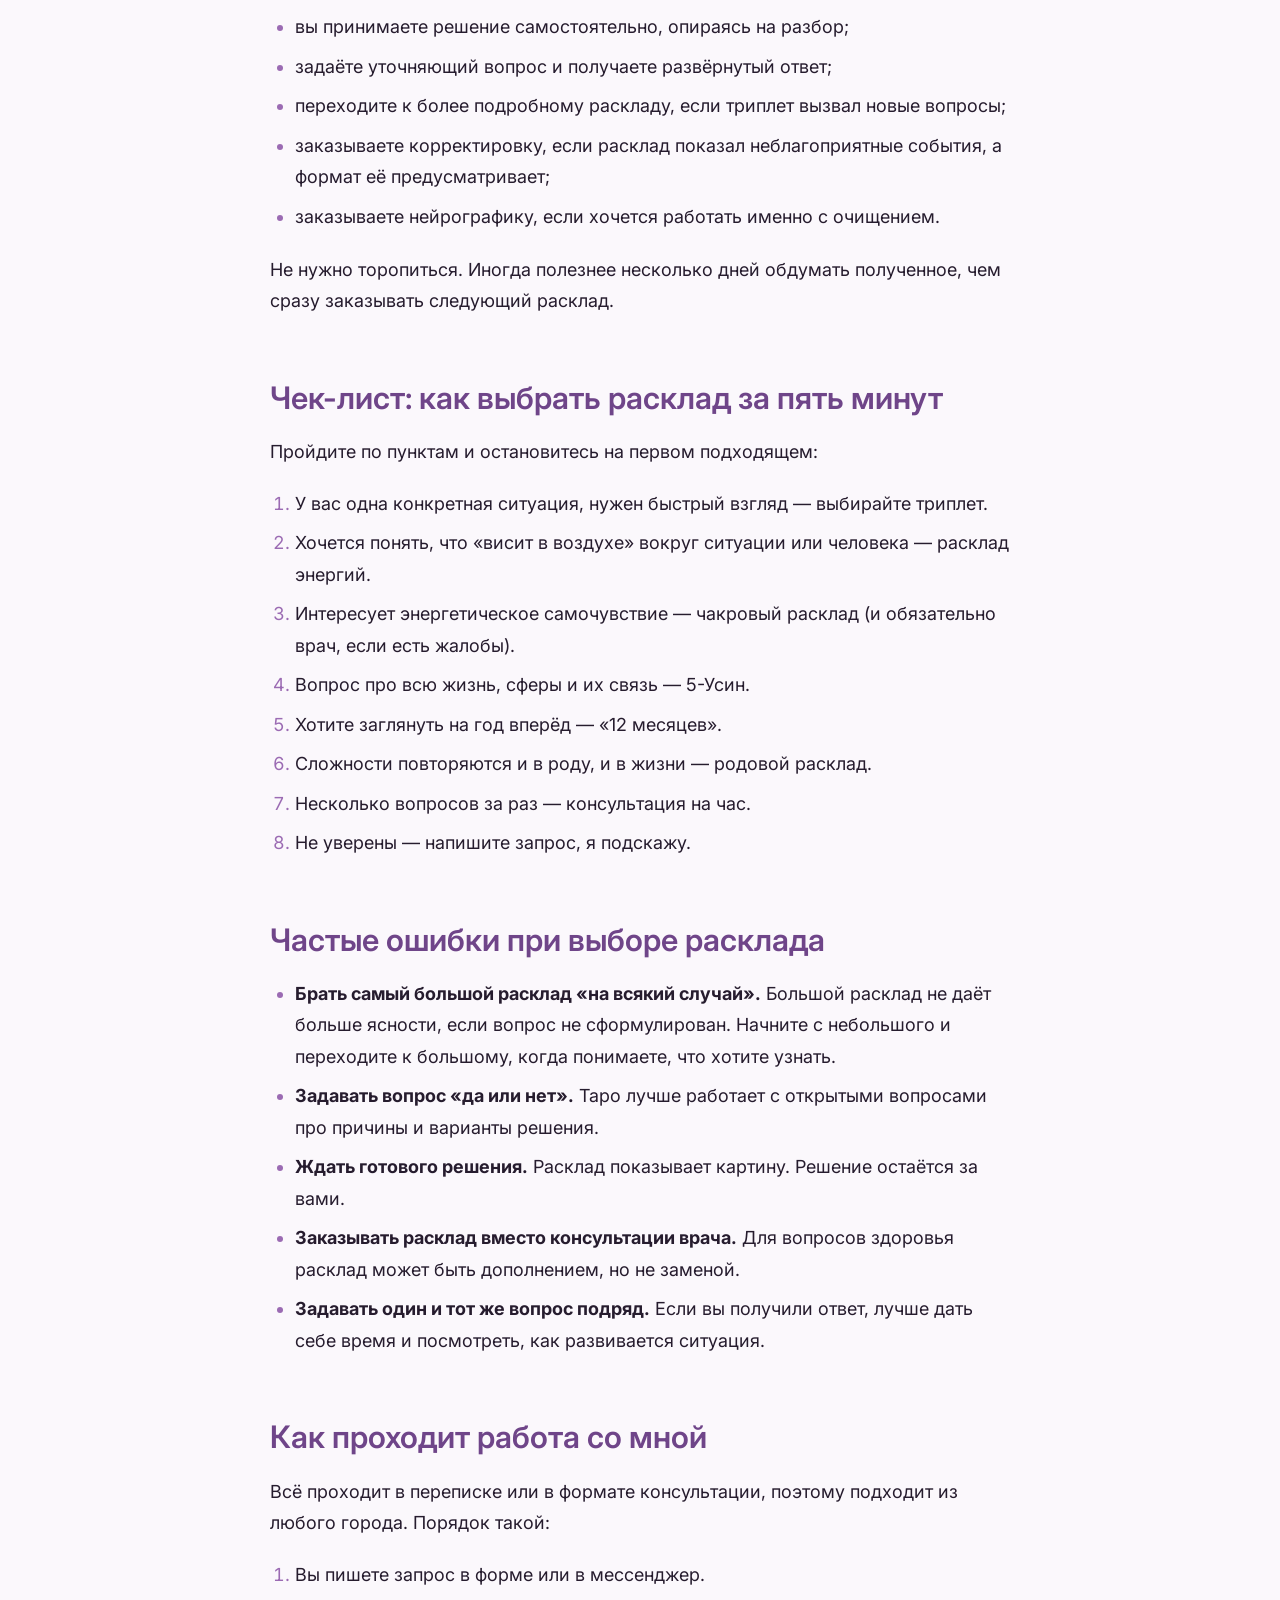
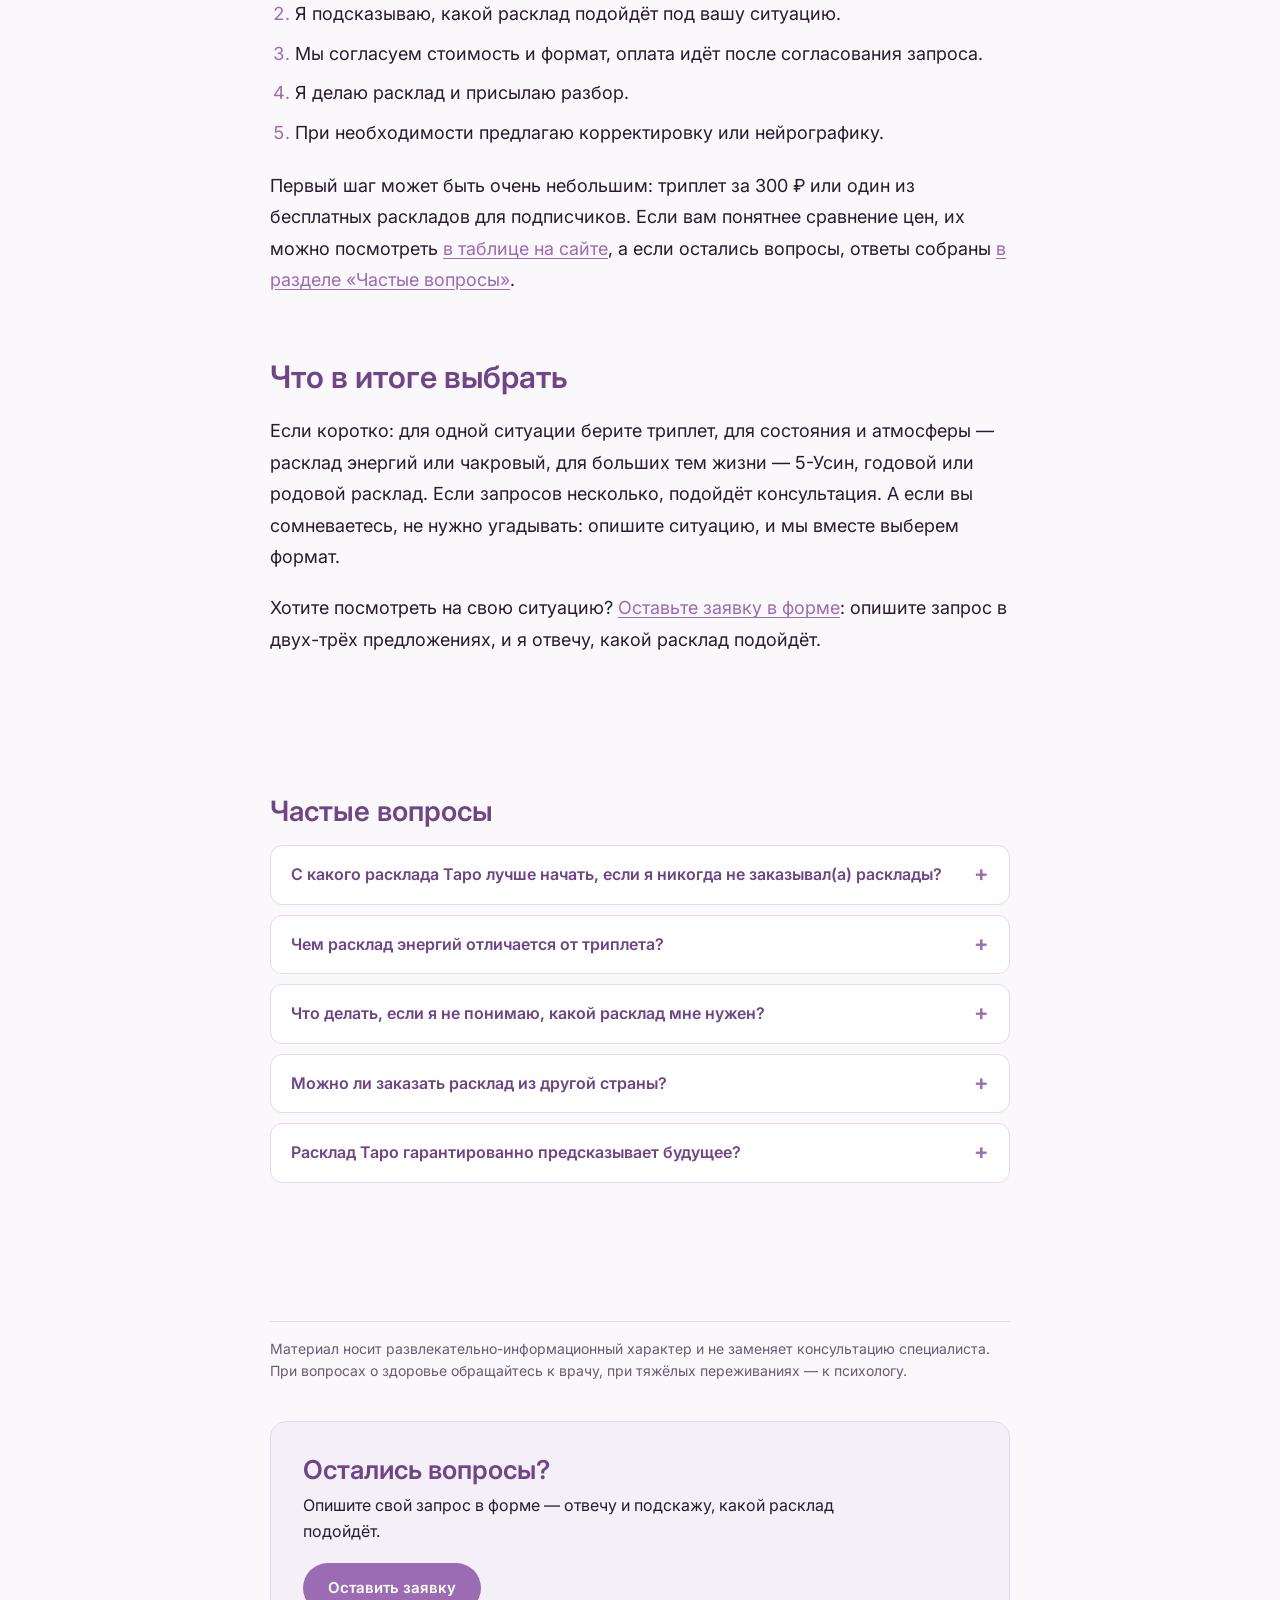
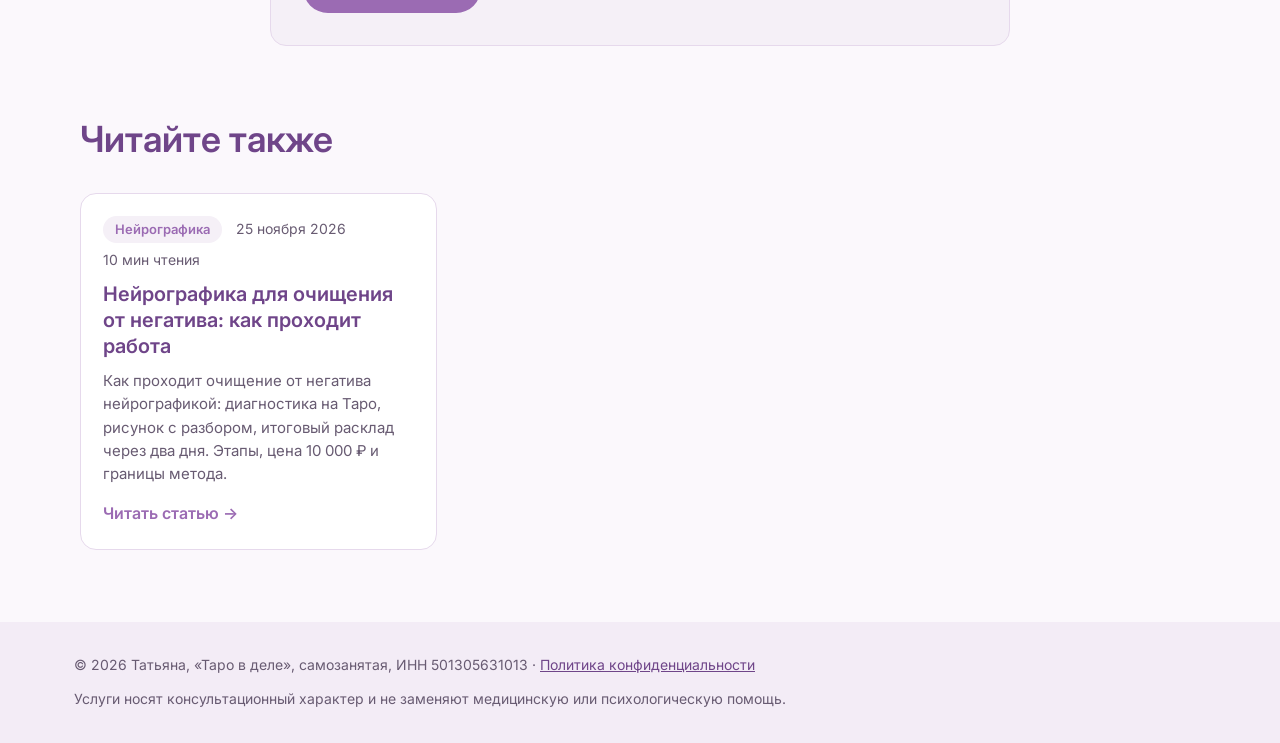
<file: blog/kakoy-rasklad-taro-vybrat/index.html>
<!DOCTYPE html>
<html lang="ru">
<head>
<meta charset="UTF-8">
<meta name="viewport" content="width=device-width, initial-scale=1.0">
<title>Какой расклад Таро выбрать: разбор по запросам</title>
<meta name="description" content="Триплет, расклад энергий, чакровый, 5-Усин, годовой, родовой: чем отличаются расклады Таро и какой подойдёт под вашу ситуацию. Подсказки и цены.">
<link rel="canonical" href="https://xn--80aegea9arpq.xn--p1ai/blog/kakoy-rasklad-taro-vybrat/">
<meta name="robots" content="index, follow, max-image-preview:large">
<meta property="og:type" content="article">
<meta property="og:title" content="Какой расклад Таро выбрать: разбор по запросам">
<meta property="og:description" content="Триплет, расклад энергий, чакровый, 5-Усин, годовой, родовой: чем отличаются расклады Таро и какой подойдёт под вашу ситуацию. Подсказки и цены.">
<meta property="og:url" content="https://xn--80aegea9arpq.xn--p1ai/blog/kakoy-rasklad-taro-vybrat/">
<meta property="og:locale" content="ru_RU">

<link rel="alternate" type="application/rss+xml" title="Таро в деле — блог" href="https://xn--80aegea9arpq.xn--p1ai/feed.xml">

<link rel="preconnect" href="https://fonts.googleapis.com">
<link rel="preconnect" href="https://fonts.gstatic.com" crossorigin>
<link href="https://fonts.googleapis.com/css2?family=Playfair+Display:wght@500;600;700;800&family=Inter:wght@400;500;600;700;800&display=swap" rel="stylesheet">
<link rel="stylesheet" href="/styles.css">
<link rel="stylesheet" href="/blog/blog.css">
<link rel="stylesheet" href="/blog/blog.css">
<script type="application/ld+json">{"@context":"https://schema.org","@type":"Article","headline":"Какой расклад Таро выбрать под свой запрос","description":"Триплет, расклад энергий, чакровый, 5-Усин, годовой, родовой: чем отличаются расклады Таро и какой подойдёт под вашу ситуацию. Подсказки и цены.","inLanguage":"ru","datePublished":"2026-11-18","dateModified":"2026-11-18","mainEntityOfPage":"https://xn--80aegea9arpq.xn--p1ai/blog/kakoy-rasklad-taro-vybrat/","author":{"@type":"Person","name":"Татьяна"},"publisher":{"@type":"Organization","name":"Таро в деле","url":"https://xn--80aegea9arpq.xn--p1ai/"}}</script>
<script type="application/ld+json">{"@context":"https://schema.org","@type":"BreadcrumbList","itemListElement":[{"@type":"ListItem","position":1,"name":"Главная","item":"https://xn--80aegea9arpq.xn--p1ai/"},{"@type":"ListItem","position":2,"name":"Блог","item":"https://xn--80aegea9arpq.xn--p1ai/blog/"},{"@type":"ListItem","position":3,"name":"Какой расклад Таро выбрать под свой запрос","item":"https://xn--80aegea9arpq.xn--p1ai/blog/kakoy-rasklad-taro-vybrat/"}]}</script>
<script type="application/ld+json">{"@context":"https://schema.org","@type":"FAQPage","mainEntity":[{"@type":"Question","name":"С какого расклада Таро лучше начать, если я никогда не заказывал(а) расклады?","acceptedAnswer":{"@type":"Answer","text":"Самый простой вход — триплет из трёх карт. Он подходит для любой ситуации и стоит 300 ₽. Подписчики группы могут получить один из бесплатных раскладов и познакомиться с моей работой, прежде чем заказывать платный разбор."}},{"@type":"Question","name":"Чем расклад энергий отличается от триплета?","acceptedAnswer":{"@type":"Answer","text":"Триплет — три карты, быстрый взгляд на ситуацию: что было, что сейчас, что будет. Расклад энергий — от 9 до 15 карт, он подбирается под запрос и показывает энергии вокруг ситуации, человека или его здоровья. Цена — 1 000 ₽."}},{"@type":"Question","name":"Что делать, если я не понимаю, какой расклад мне нужен?","acceptedAnswer":{"@type":"Answer","text":"Напишите свой запрос в форме или в мессенджер своими словами. Я подскажу, какой расклад подойдёт, и согласую стоимость до оплаты. Платить за расклад нужно только после согласования запроса."}},{"@type":"Question","name":"Можно ли заказать расклад из другой страны?","acceptedAnswer":{"@type":"Answer","text":"Да. Я работаю полностью онлайн, расклады можно заказать из любого города и любой страны. Разбор приходит в переписке, а консультация на час проходит по договорённости в звонке или переписке."}},{"@type":"Question","name":"Расклад Таро гарантированно предсказывает будущее?","acceptedAnswer":{"@type":"Answer","text":"Нет, гарантий я не даю. Расклад помогает посмотреть на ситуацию, увидеть причины трудностей и варианты решения. Решения вы принимаете сами, а расклад не заменяет врача, юриста или психолога."}}]}</script>
</head>
<body class="b-page">
<header class="header" id="header">
  <div class="container header__inner">
    <a href="/#top" class="logo">Таро <span class="logo__suffix">в деле</span></a>
    <nav class="nav" id="nav">
      <a href="/#free">Бесплатно</a>
      <a href="/#services">Расклады</a>
      <a href="/#neuro">Нейрографика</a>
      <a href="/#pricing">Цены</a>
      <a href="/#reviews">Отзывы</a>
      <a href="/#faq">Вопросы</a>
      <a href="/#contacts">Контакты</a>
    <!-- BLOGNAV:START --><a href="/blog/">Блог</a><!-- BLOGNAV:END --></nav>
    <div class="header__actions">
      <a href="tel:+79263786242" class="header__phone">+7 (926) 378-62-42</a>
      <a href="/#form" class="btn btn--primary">Записаться</a>
      <button class="burger" id="burger" aria-label="Меню"><span></span><span></span><span></span></button>
    </div>
  </div>
</header>
<main class="blog">

<article class="b-article">
  <nav class="b-crumbs" aria-label="Хлебные крошки"><a href="/">Главная</a><span>/</span><a href="/blog/">Блог</a></nav>
  
  <header class="b-head">
    <div class="b-meta"><span class="b-chip">Расклады Таро</span><time datetime="2026-11-18">18 ноября 2026</time><span>10 мин чтения</span></div>
    <h1>Какой расклад Таро выбрать под свой запрос</h1>
    <p class="b-lead">Триплет, расклад энергий, чакровый, 5-Усин, годовой, родовой: чем отличаются расклады Таро и какой подойдёт под вашу ситуацию. Подсказки и цены.</p>
    <p class="b-author">Автор: Татьяна, Практик Таро и нейрографики</p>
  </header>
  
  <nav class="b-toc" aria-label="Содержание"><strong>Содержание</strong><ol><li><a href="#s-chego-nachinaetsya-vybor-rasklada">С чего начинается выбор расклада</a></li><li><a href="#triplet-tri-karty-na-lyubuyu-situaciyu">Триплет: три карты на любую ситуацию</a></li><li><a href="#rasklad-energiy-kogda-vazhna-atmosfera-vokrug-situacii">Расклад энергий: когда важна атмосфера вокруг ситуации</a></li><li><a href="#chakrovyy-rasklad-fizicheskoe-i-energeticheskoe-sostoyanie">Чакровый расклад: физическое и энергетическое состояние</a></li><li><a href="#5-usin-bolshoy-rasklad-po-sferam-zhizni">5-Усин: большой расклад по сферам жизни</a></li><li><a href="#godovoy-rasklad-12-mesyacev-vzglyad-na-god-vpered">Годовой расклад «12 месяцев»: взгляд на год вперёд</a></li><li><a href="#rodovoy-rasklad-vliyanie-roda-na-vashu-zhizn">Родовой расклад: влияние рода на вашу жизнь</a></li><li><a href="#konsultaciya-na-chas-kogda-voprosov-neskolko">Консультация на час: когда вопросов несколько</a></li><li><a href="#sravnenie-raskladov-v-odnoy-tablice">Сравнение раскладов в одной таблице</a></li><li><a href="#primery-zaprosov-i-podhodyaschie-rasklady">Примеры запросов и подходящие расклады</a></li><li><a href="#chto-proishodit-posle-rasklada">Что происходит после расклада</a></li><li><a href="#chek-list-kak-vybrat-rasklad-za-pyat-minut">Чек-лист: как выбрать расклад за пять минут</a></li><li><a href="#chastye-oshibki-pri-vybore-rasklada">Частые ошибки при выборе расклада</a></li><li><a href="#kak-prohodit-rabota-so-mnoy">Как проходит работа со мной</a></li><li><a href="#chto-v-itoge-vybrat">Что в итоге выбрать</a></li></ol></nav>
  <div class="b-content"><p>Если вы впервые выбираете расклад Таро, список названий может сбить с толку: триплет, расклад энергий, чакровый, 5-Усин, «12 месяцев», родовой. Коротко: выбирать нужно не по названию, а по вопросу. Для быстрого взгляда на конкретную ситуацию берут триплет, для здоровья и состояния — чакровый или расклад энергий, для больших жизненных тем — 5-Усин, годовой или родовой расклад.</p>
<p>Ниже — разбор каждого расклада из моего прайса: сколько в нём карт, на какие вопросы он отвечает и в каких случаях его стоит заказывать. В конце — чек-лист, который поможет не ошибиться, и частые ошибки при выборе.</p>
<h2 id="s-chego-nachinaetsya-vybor-rasklada">С чего начинается выбор расклада</h2>
<p>Прямой ответ: выбор расклада определяет не количество карт, а то, что вы хотите узнать. Одна ситуация и один вопрос — хватит небольшого расклада. Несколько сфер жизни сразу или вопрос о причинах, которые тянутся годами, требуют большого расклада с большим числом карт.</p>
<p>Меня зовут Татьяна, я профессионально занимаюсь Таро и делаю диагностику жизненных сфер с помощью авторских раскладов. Моя задача не в том, чтобы просто предсказать будущее, а в том, чтобы помочь увидеть причины трудностей и найти пути решения. Поэтому перед любым раскладом я прошу сформулировать запрос и, если нужно, подсказываю, какой формат подойдёт лучше.</p>
<p>Хороший запрос выглядит так:</p>
<ul><li>описывает одну ситуацию или один вопрос, а не «всё сразу»;</li><li>содержит срок, на который вы смотрите: неделя, месяц, полгода;</li><li>звучит открыто: «как мне поступить», «что происходит между нами», а не «да или нет».</li></ul>
<p>Если с формулировкой трудно, это нормально. Опишите ситуацию своими словами, и вместе мы подберём формат.</p>
<h2 id="triplet-tri-karty-na-lyubuyu-situaciyu">Триплет: три карты на любую ситуацию</h2>
<p>Триплет — самый короткий расклад из тех, что я делаю: три карты, стоимость 300 ₽. Он подходит для просмотра любой ситуации и отвечает на вопрос «что было, что сейчас, что будет».</p>
<p>Триплет подойдёт, если:</p>
<ul><li>вы хотите быстро понять, куда движется конкретная ситуация;</li><li>вам нужно оценить отношения, рабочий вопрос или событие на ближайший срок;</li><li>вы пробуете Таро впервые и не хотите сразу заказывать большой разбор.</li></ul>
<p>Три карты не покажут всю картину жизни. Для одной ситуации и одного вопроса этого обычно достаточно, а если по итогам триплета возникнут новые вопросы, можно перейти к более подробному раскладу.</p>
<h3 id="besplatnye-triplety-dlya-podpischikov">Бесплатные триплеты для подписчиков</h3>
<p>Для подписчиков группы есть четыре бесплатных расклада:</p>
<ul><li>«Развитие ситуации» — прошлое, настоящее, будущее. Подходит для любой ситуации или события на срок: неделя, месяц, полгода;</li><li>триплет «Отношения» — мысли, чувства и действия человека по отношению к вам на загаданный срок;</li><li>триплет «Как поступить?» — как наладить отношения, получить повышение, помириться, выйти из сложной ситуации;</li><li>расклад «Выбор» — если вы сомневаетесь и не можете выбрать: разбираем все варианты и выбираем лучший.</li></ul>
<p>Это удобный способ познакомиться с моей работой без оплаты. Подробности и ссылка на канал в MAX — <a href="/#free">в блоке бесплатных раскладов</a>.</p>
<h2 id="rasklad-energiy-kogda-vazhna-atmosfera-vokrug-situacii">Расклад энергий: когда важна атмосфера вокруг ситуации</h2>
<p>Расклад энергий — это от 9 до 15 карт, стоимость 1 000 ₽. Он показывает энергии вокруг ситуации, человека или его здоровья и подбирается под ваш запрос.</p>
<p>Чем он отличается от триплета? Триплет отвечает на вопрос о развитии событий по времени. Расклад энергий описывает среду: что окружает ситуацию, что на неё влияет, какие силы в ней сейчас действуют. Поэтому его выбирают, когда вопрос звучит как «что вообще происходит» или «почему всё идёт так».</p>
<p>Примеры запросов, с которыми его заказывают:</p>
<ul><li>ощущение, что в доме или в отношениях что-то «не так», но непонятно что;</li><li>нужно понять, какие энергии окружают конкретного человека;</li><li>интересует общее энергетическое состояние в сфере здоровья.</li></ul>
<p>Количество карт (9–15) зависит от запроса. Если в запросе несколько граней, карт будет больше.</p>
<h2 id="chakrovyy-rasklad-fizicheskoe-i-energeticheskoe-sostoyanie">Чакровый расклад: физическое и энергетическое состояние</h2>
<p>Чакровый расклад — 19 карт, стоимость 1 000 ₽. Он смотрит физическое и энергетическое здоровье: где есть блоки и деструктив.</p>
<p>Важно сразу проговорить границы. Таро не ставит диагнозы и не заменяет врача. Чакровый расклад — это взгляд на энергетическое состояние, а не медицинское заключение. Если у вас есть жалобы на самочувствие, обращайтесь к врачу, а расклад рассматривайте как дополнение для самопознания.</p>
<p>Когда его выбирают:</p>
<ul><li>вы чувствуете упадок сил и хотите посмотреть на ситуацию с энергетической стороны;</li><li>есть ощущение внутренних блоков, которые мешают двигаться в работе или отношениях;</li><li>вы уже сделали другой расклад и хотите отдельно посмотреть состояние.</li></ul>
<h2 id="5-usin-bolshoy-rasklad-po-sferam-zhizni">5-Усин: большой расклад по сферам жизни</h2>
<p>5-Усин — 18 карт, стоимость 3 000 ₽. Это большой аналитический расклад по сферам жизни: социум, карма, отношения, баланс.</p>
<p>Его особенность в том, что он показывает связи между сферами. Бывает так: в одном месте жизни что-то «прилетает» за ошибку, допущенную в другом. 5-Усин помогает увидеть, почему это происходит. Поэтому его выбирают не для одной узкой ситуации, а когда хочется разобраться в картине целиком.</p>
<p>У этого расклада есть опция коррекции за 2 000 ₽: например, закрыть коридор кармы. Коррекция помогает улучшить события, но не заменяет очищение от негатива. О нём подробнее в статье <a href="/blog/neyrografika-ochishchenie-ot-negativa/">про нейрографику</a>.</p>
<h2 id="godovoy-rasklad-12-mesyacev-vzglyad-na-god-vpered">Годовой расклад «12 месяцев»: взгляд на год вперёд</h2>
<p>Годовой расклад «12 месяцев» — 12 карт, стоимость 5 000 ₽. Его делают на Новый год или на день рождения: по одной карте на каждый месяц.</p>
<p>Смысл в том, чтобы заранее посмотреть, какие события и темы ожидаются в течение года, и успеть к ним подготовиться. Если в раскладе проявились неблагоприятные события, их можно скорректировать: коррекция «12 месяцев» стоит 2 000 ₽ и помогает улучшить события года.</p>
<p>Годовой расклад подходит, когда:</p>
<ul><li>вы планируете большие изменения и хотите увидеть общий фон года;</li><li>наступил день рождения или Новый год, и хочется встретить его с картой ориентиров;</li><li>вам важно заранее понимать, на какие месяцы приходятся ключевые темы.</li></ul>
<h2 id="rodovoy-rasklad-vliyanie-roda-na-vashu-zhizn">Родовой расклад: влияние рода на вашу жизнь</h2>
<p>Родовой расклад — 25 карт, стоимость 5 000 ₽. Это самый большой из раскладов в прайсе. Он показывает, как род влияет на вашу жизнь, почему что-то не получается, есть ли порчи и проклятия.</p>
<p>Такой расклад выбирают, когда сложности повторяются годами, а объяснений в текущей ситуации не находится. Он уместен именно как инструмент для самопознания: посмотреть на повторяющиеся сценарии и понять, где искать причину. Результат у каждого свой, и я не обещаю, что расклад решит проблему сам по себе.</p>
<h2 id="konsultaciya-na-chas-kogda-voprosov-neskolko">Консультация на час: когда вопросов несколько</h2>
<p>Если запросов сразу несколько, удобнее заказать консультацию на час. Это 5–6 раскладов по 9–10 карт, стоимость 5 000 ₽. Формат проходит по договорённости в звонке или в переписке.</p>
<p>Консультация нужна, когда:</p>
<ul><li>вы хотите обсудить несколько тем за один раз;</li><li>вам важно задавать уточняющие вопросы по ходу разбора;</li><li>удобнее общаться «вживую», а не получать готовый текст.</li></ul>
<h2 id="sravnenie-raskladov-v-odnoy-tablice">Сравнение раскладов в одной таблице</h2>
<div class="b-table"><table><thead><tr><th>Расклад</th><th>Карт</th><th>Цена</th><th>О чём спросить</th></tr></thead><tbody><tr><td>Триплет</td><td>3</td><td>300 ₽</td><td>любая ситуация: что было, что сейчас, что будет</td></tr><tr><td>Расклад энергий</td><td>9–15</td><td>1 000 ₽</td><td>энергии вокруг ситуации, человека или здоровья</td></tr><tr><td>Чакровый расклад</td><td>19</td><td>1 000 ₽</td><td>физическое и энергетическое состояние, блоки</td></tr><tr><td>5-Усин</td><td>18</td><td>3 000 ₽</td><td>сферы жизни: социум, карма, отношения, баланс</td></tr><tr><td>«12 месяцев»</td><td>12</td><td>5 000 ₽</td><td>события года, Новый год или день рождения</td></tr><tr><td>Родовой расклад</td><td>25</td><td>5 000 ₽</td><td>влияние рода, повторяющиеся трудности</td></tr><tr><td>Консультация, 1 час</td><td>5–6 раскладов по 9–10 карт</td><td>5 000 ₽</td><td>несколько тем за один разговор</td></tr></tbody></table></div>
<p>Актуальные цены всегда можно проверить <a href="/#pricing">в разделе «Цены»</a>.</p>
<h2 id="primery-zaprosov-i-podhodyaschie-rasklady">Примеры запросов и подходящие расклады</h2>
<p>Чтобы было проще ориентироваться, вот несколько типичных формулировок и расклады, которые под них обычно подбирают. Это ориентиры, а не жёсткие правила: окончательно формат определяется после того, как вы опишете ситуацию.</p>
<ul><li>«Что будет с этими отношениями в ближайший месяц?» — триплет «Отношения» или триплет на развитие ситуации. Этого достаточно, если вопрос один и срок понятный.</li><li>«Не могу решить, какое предложение принять» — расклад «Выбор»: в нём разбираются все варианты и выбирается лучший.</li><li>«Как мне поступить, чтобы выйти из сложной ситуации?» — триплет «Как поступить?».</li><li>«В доме какая-то тяжёлая атмосфера, не пойму почему» — расклад энергий, а если по итогам станет ясно, что есть негатив, дальше можно рассмотреть нейрографику.</li><li>«Всё время повторяется одна и та же история» — родовой расклад или 5-Усин, в зависимости от того, хотите вы посмотреть на род или на сферы своей жизни.</li><li>«Хочу понять, каким будет мой год» — «12 месяцев».</li></ul>
<p>Если ваш запрос не похож ни на один пример, это не проблема. Опишите его как есть, и я подскажу, куда он лучше ложится.</p>
<h2 id="chto-proishodit-posle-rasklada">Что происходит после расклада</h2>
<p>Расклад — не конец, а начало размышлений. После разбора у вас на руках картина ситуации: причины трудностей и пути решения, которые видны в раскладе. Дальше возможны несколько вариантов:</p>
<ul><li>вы принимаете решение самостоятельно, опираясь на разбор;</li><li>задаёте уточняющий вопрос и получаете развёрнутый ответ;</li><li>переходите к более подробному раскладу, если триплет вызвал новые вопросы;</li><li>заказываете корректировку, если расклад показал неблагоприятные события, а формат её предусматривает;</li><li>заказываете нейрографику, если хочется работать именно с очищением.</li></ul>
<p>Не нужно торопиться. Иногда полезнее несколько дней обдумать полученное, чем сразу заказывать следующий расклад.</p>
<h2 id="chek-list-kak-vybrat-rasklad-za-pyat-minut">Чек-лист: как выбрать расклад за пять минут</h2>
<p>Пройдите по пунктам и остановитесь на первом подходящем:</p>
<ol><li>У вас одна конкретная ситуация, нужен быстрый взгляд — выбирайте триплет.</li><li>Хочется понять, что «висит в воздухе» вокруг ситуации или человека — расклад энергий.</li><li>Интересует энергетическое самочувствие — чакровый расклад (и обязательно врач, если есть жалобы).</li><li>Вопрос про всю жизнь, сферы и их связь — 5-Усин.</li><li>Хотите заглянуть на год вперёд — «12 месяцев».</li><li>Сложности повторяются и в роду, и в жизни — родовой расклад.</li><li>Несколько вопросов за раз — консультация на час.</li><li>Не уверены — напишите запрос, я подскажу.</li></ol>
<h2 id="chastye-oshibki-pri-vybore-rasklada">Частые ошибки при выборе расклада</h2>
<ul><li><strong>Брать самый большой расклад «на всякий случай».</strong> Большой расклад не даёт больше ясности, если вопрос не сформулирован. Начните с небольшого и переходите к большому, когда понимаете, что хотите узнать.</li><li><strong>Задавать вопрос «да или нет».</strong> Таро лучше работает с открытыми вопросами про причины и варианты решения.</li><li><strong>Ждать готового решения.</strong> Расклад показывает картину. Решение остаётся за вами.</li><li><strong>Заказывать расклад вместо консультации врача.</strong> Для вопросов здоровья расклад может быть дополнением, но не заменой.</li><li><strong>Задавать один и тот же вопрос подряд.</strong> Если вы получили ответ, лучше дать себе время и посмотреть, как развивается ситуация.</li></ul>
<h2 id="kak-prohodit-rabota-so-mnoy">Как проходит работа со мной</h2>
<p>Всё проходит в переписке или в формате консультации, поэтому подходит из любого города. Порядок такой:</p>
<ol><li>Вы пишете запрос в форме или в мессенджер.</li><li>Я подсказываю, какой расклад подойдёт под вашу ситуацию.</li><li>Мы согласуем стоимость и формат, оплата идёт после согласования запроса.</li><li>Я делаю расклад и присылаю разбор.</li><li>При необходимости предлагаю корректировку или нейрографику.</li></ol>
<p>Первый шаг может быть очень небольшим: триплет за 300 ₽ или один из бесплатных раскладов для подписчиков. Если вам понятнее сравнение цен, их можно посмотреть <a href="/#pricing">в таблице на сайте</a>, а если остались вопросы, ответы собраны <a href="/#faq">в разделе «Частые вопросы»</a>.</p>
<h2 id="chto-v-itoge-vybrat">Что в итоге выбрать</h2>
<p>Если коротко: для одной ситуации берите триплет, для состояния и атмосферы — расклад энергий или чакровый, для больших тем жизни — 5-Усин, годовой или родовой расклад. Если запросов несколько, подойдёт консультация. А если вы сомневаетесь, не нужно угадывать: опишите ситуацию, и мы вместе выберем формат.</p>
<p>Хотите посмотреть на свою ситуацию? <a href="/#form">Оставьте заявку в форме</a>: опишите запрос в двух-трёх предложениях, и я отвечу, какой расклад подойдёт.</p></div>
  <section class="b-faq"><h2>Частые вопросы</h2><details><summary>С какого расклада Таро лучше начать, если я никогда не заказывал(а) расклады?</summary><p>Самый простой вход — триплет из трёх карт. Он подходит для любой ситуации и стоит 300 ₽. Подписчики группы могут получить один из бесплатных раскладов и познакомиться с моей работой, прежде чем заказывать платный разбор.</p></details><details><summary>Чем расклад энергий отличается от триплета?</summary><p>Триплет — три карты, быстрый взгляд на ситуацию: что было, что сейчас, что будет. Расклад энергий — от 9 до 15 карт, он подбирается под запрос и показывает энергии вокруг ситуации, человека или его здоровья. Цена — 1 000 ₽.</p></details><details><summary>Что делать, если я не понимаю, какой расклад мне нужен?</summary><p>Напишите свой запрос в форме или в мессенджер своими словами. Я подскажу, какой расклад подойдёт, и согласую стоимость до оплаты. Платить за расклад нужно только после согласования запроса.</p></details><details><summary>Можно ли заказать расклад из другой страны?</summary><p>Да. Я работаю полностью онлайн, расклады можно заказать из любого города и любой страны. Разбор приходит в переписке, а консультация на час проходит по договорённости в звонке или переписке.</p></details><details><summary>Расклад Таро гарантированно предсказывает будущее?</summary><p>Нет, гарантий я не даю. Расклад помогает посмотреть на ситуацию, увидеть причины трудностей и варианты решения. Решения вы принимаете сами, а расклад не заменяет врача, юриста или психолога.</p></details></section>
  <p class="b-disclaimer">Материал носит развлекательно-информационный характер и не заменяет консультацию специалиста. При вопросах о здоровье обращайтесь к врачу, при тяжёлых переживаниях — к психологу.</p>
  <aside class="b-cta"><h2>Остались вопросы?</h2><p>Опишите свой запрос в форме — отвечу и подскажу, какой расклад подойдёт.</p><a class="btn btn--primary b-cta__btn" href="/#form">Оставить заявку</a></aside>
</article>
<section class="b-related"><h2>Читайте также</h2><div class="b-grid"><article class="b-card">
  
  <div class="b-card__body">
    <div class="b-meta"><span class="b-chip">Нейрографика</span><time datetime="2026-11-25">25 ноября 2026</time><span>10 мин чтения</span></div>
    <h3><a href="/blog/neyrografika-ochishchenie-ot-negativa/">Нейрографика для очищения от негатива: как проходит работа</a></h3>
    <p>Как проходит очищение от негатива нейрографикой: диагностика на Таро, рисунок с разбором, итоговый расклад через два дня. Этапы, цена 10 000 ₽ и границы метода.</p>
    <a class="b-more" href="/blog/neyrografika-ochishchenie-ot-negativa/">Читать статью</a>
  </div>
</article></div></section>
</main>
<footer class="footer">
  <div class="container footer__inner">
    <span>© <span id="year"></span> Татьяна, «Таро в деле», самозанятая, ИНН 501305631013 · <a href="/privacy.html">Политика конфиденциальности</a></span>
    <span class="footer__note">Услуги носят консультационный характер и не заменяют медицинскую или психологическую помощь.</span>
  </div>
</footer>
<script src="/script.js" defer></script>

</body>
</html>
</file>
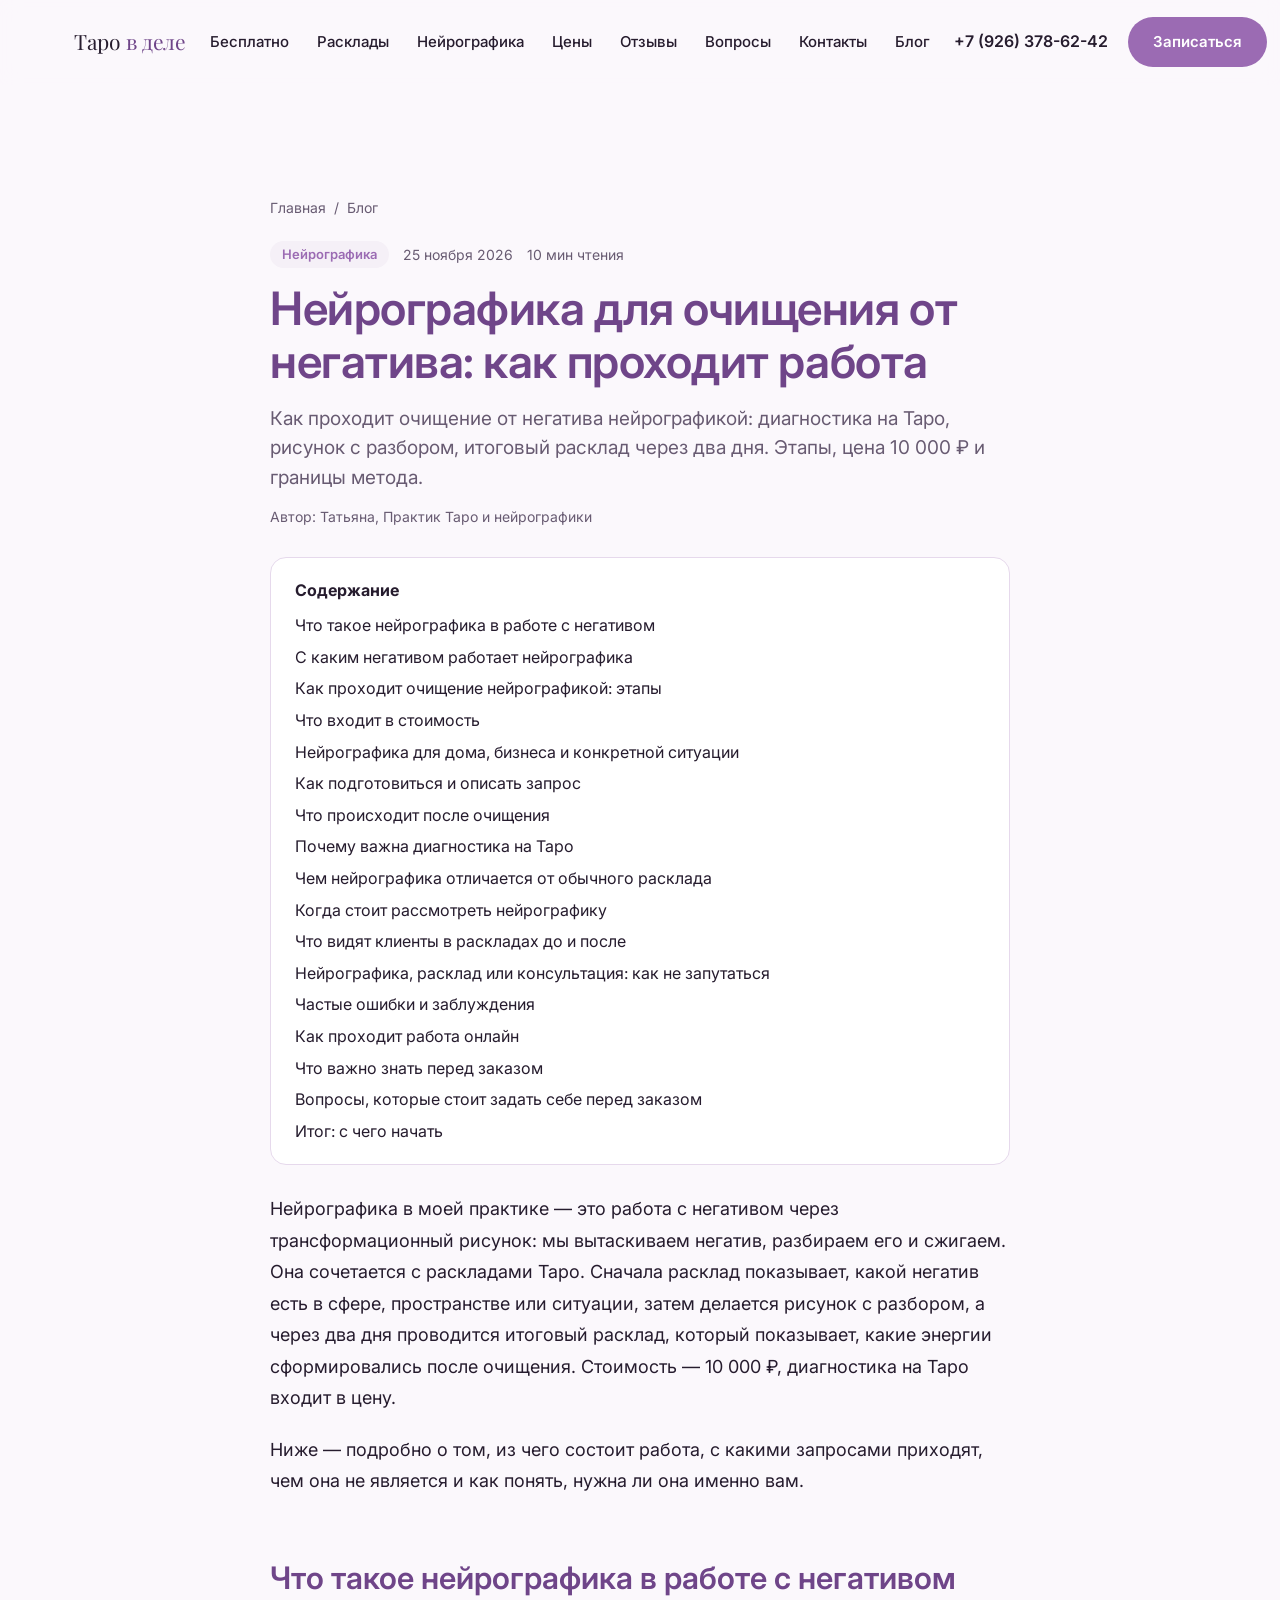
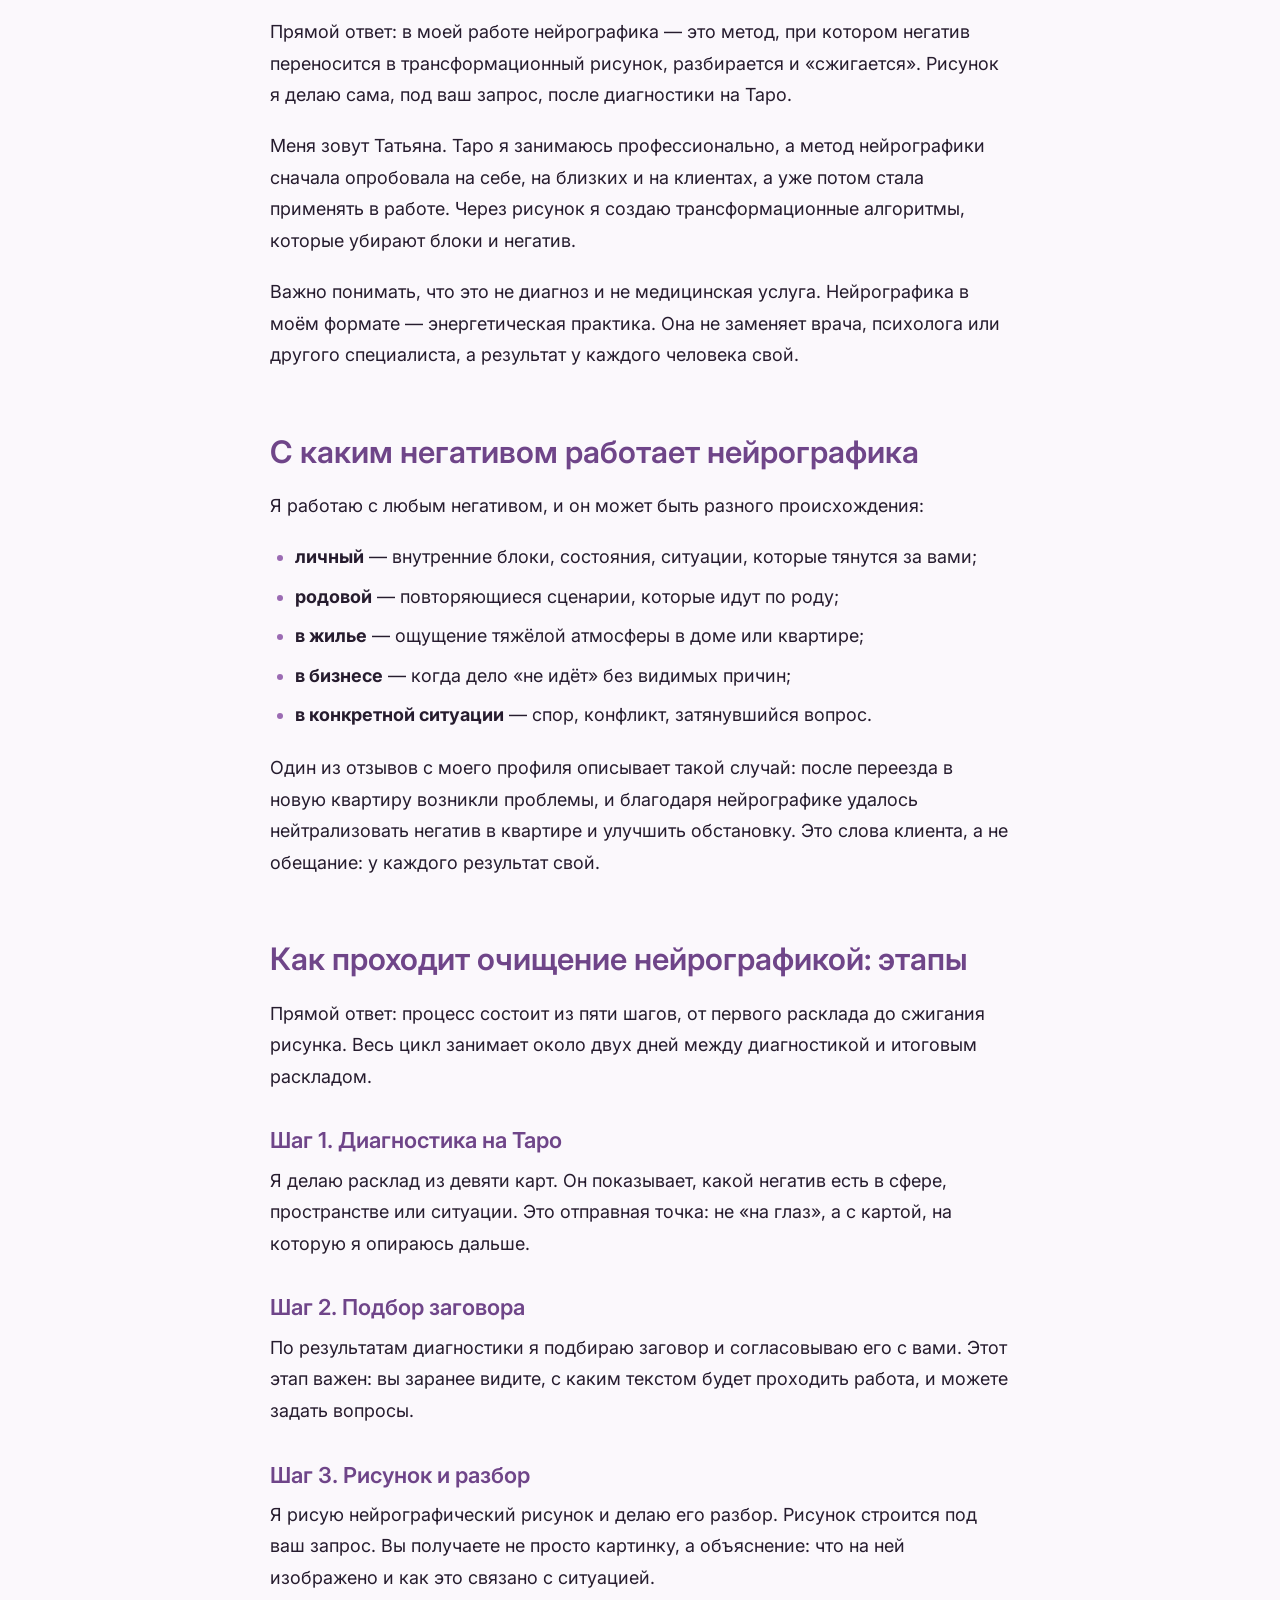
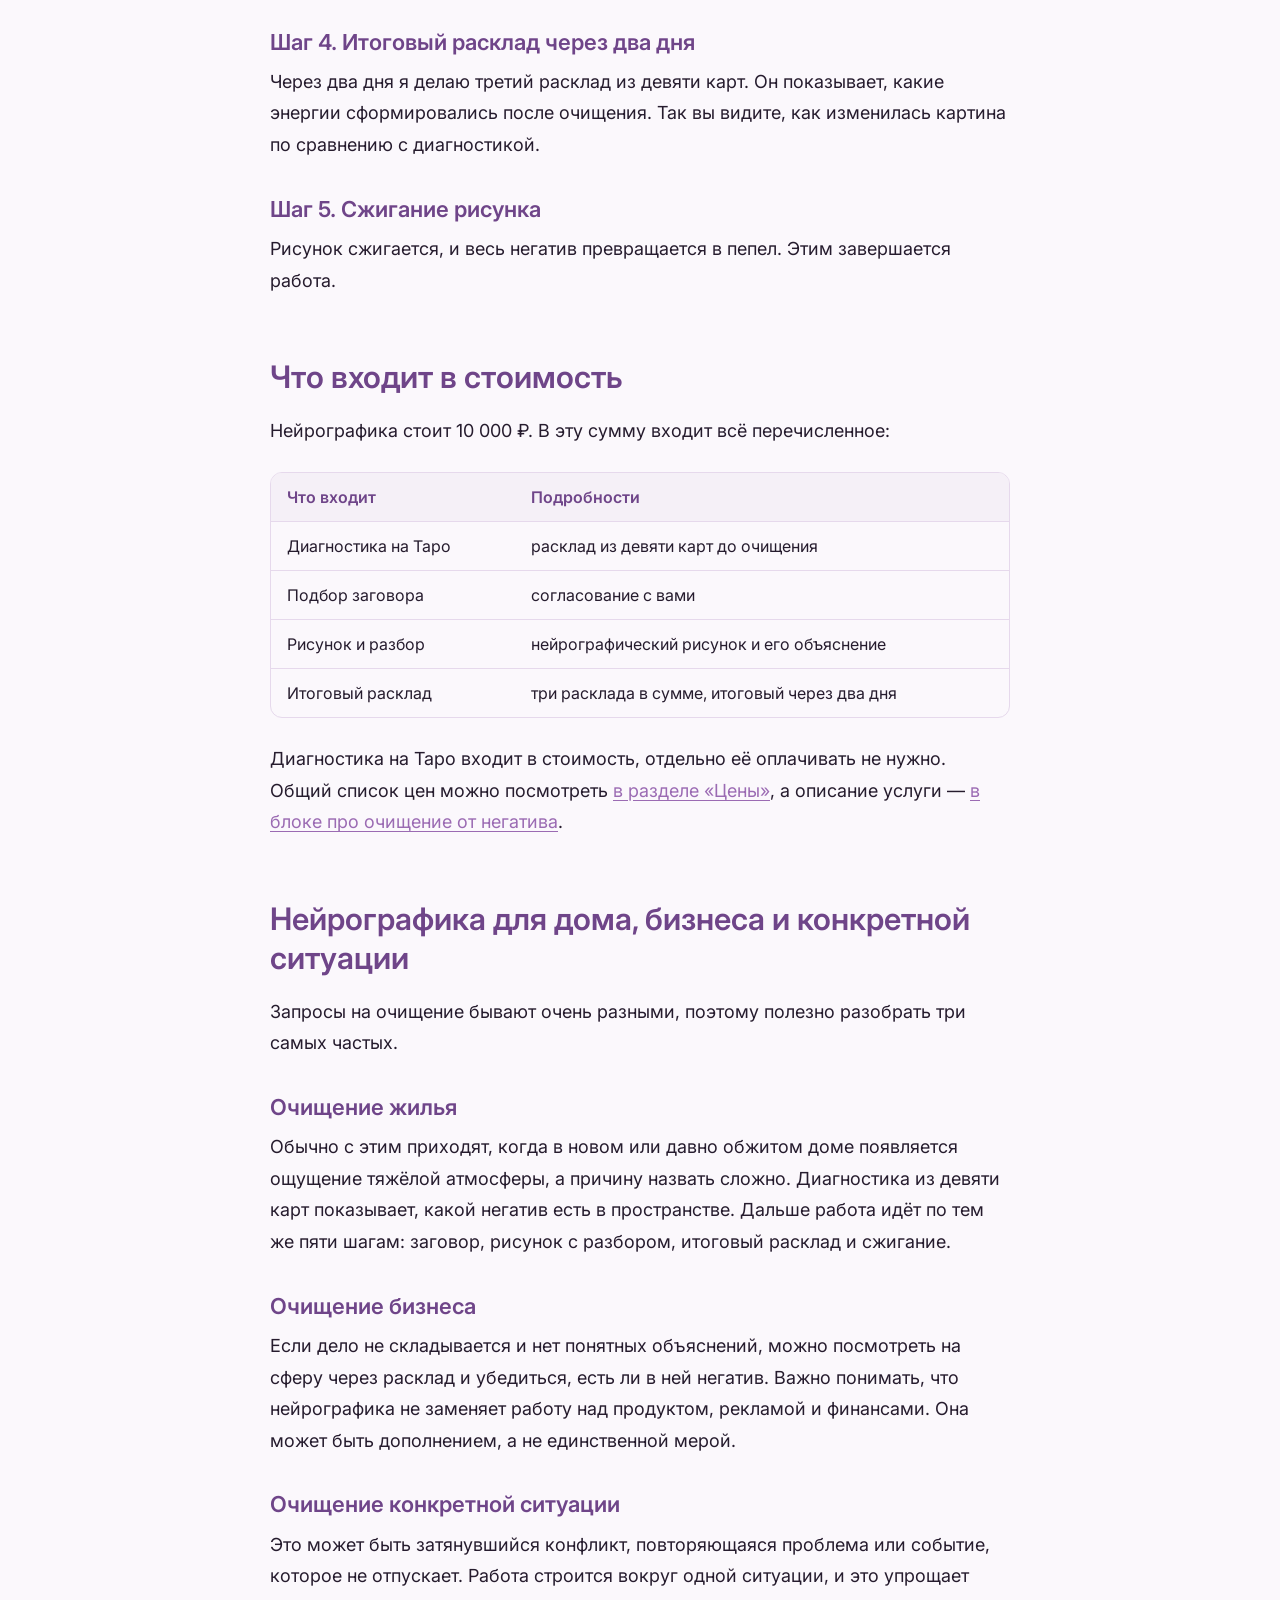
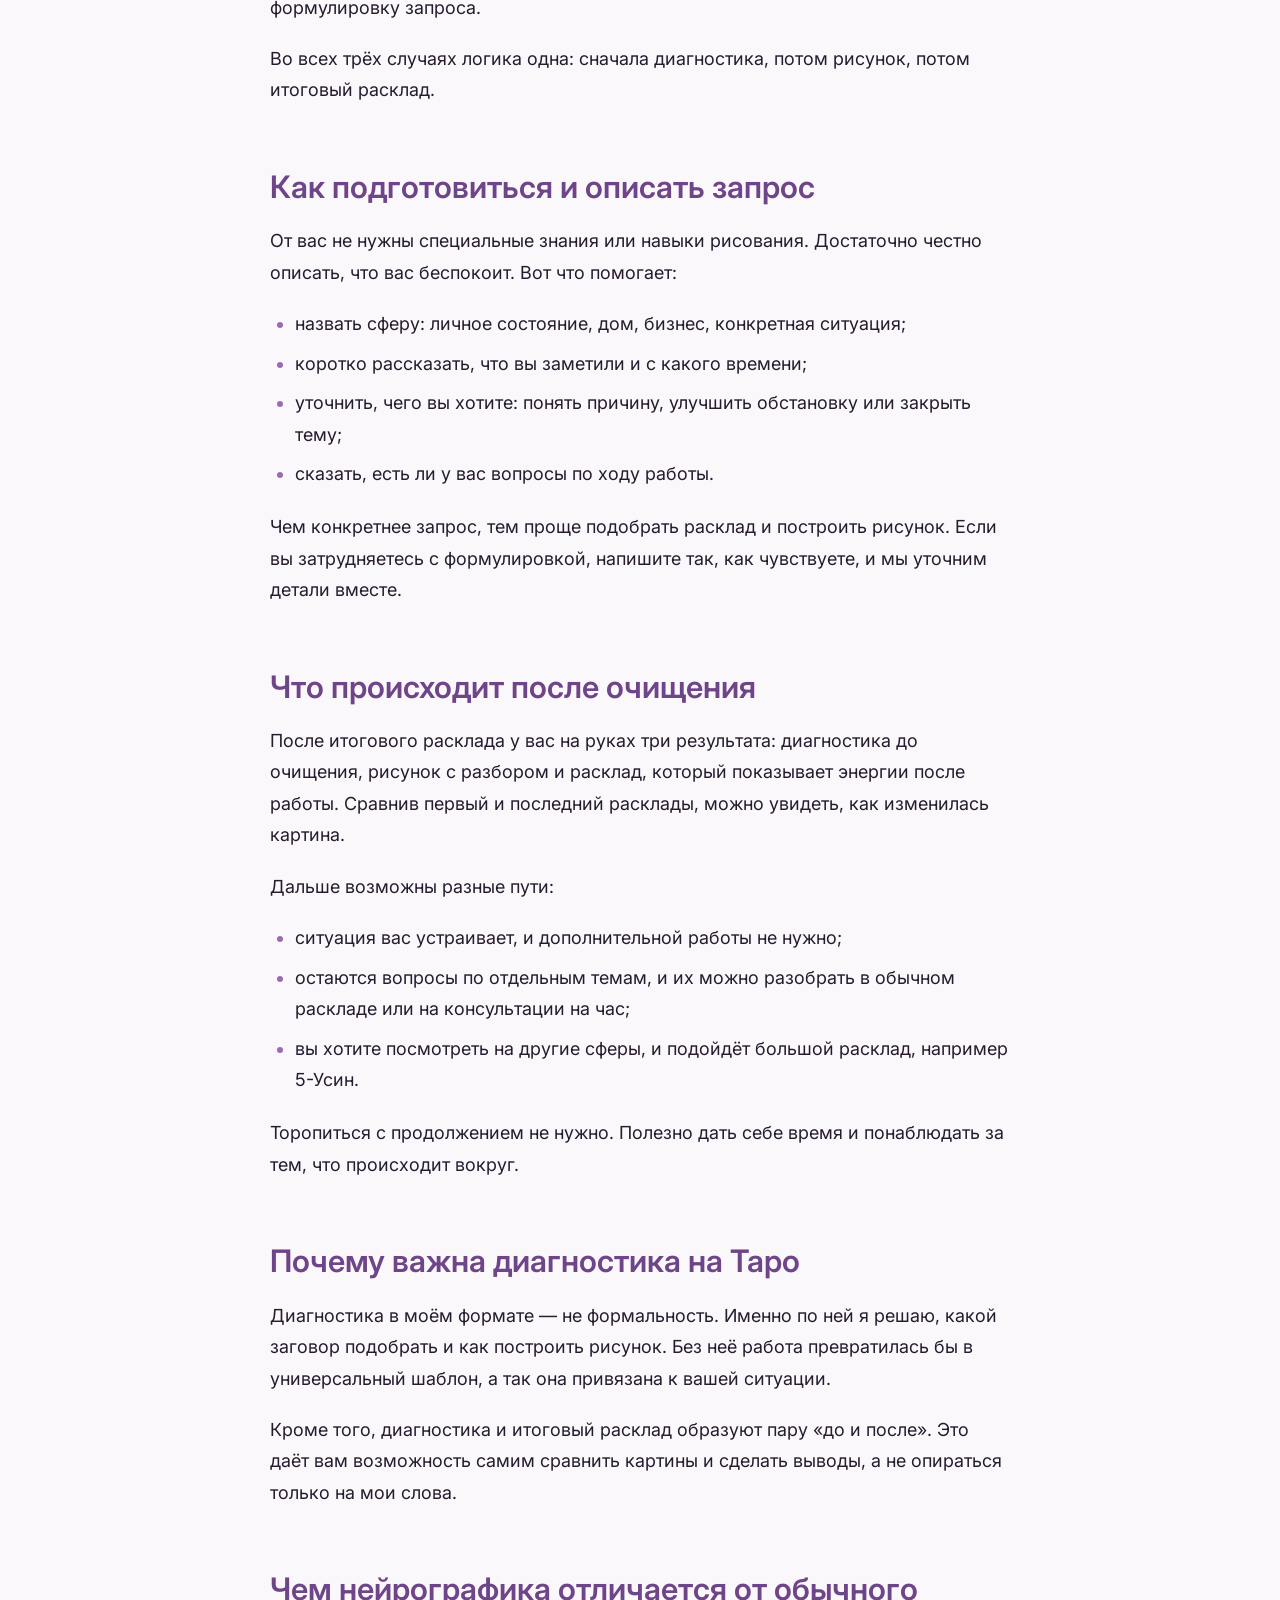
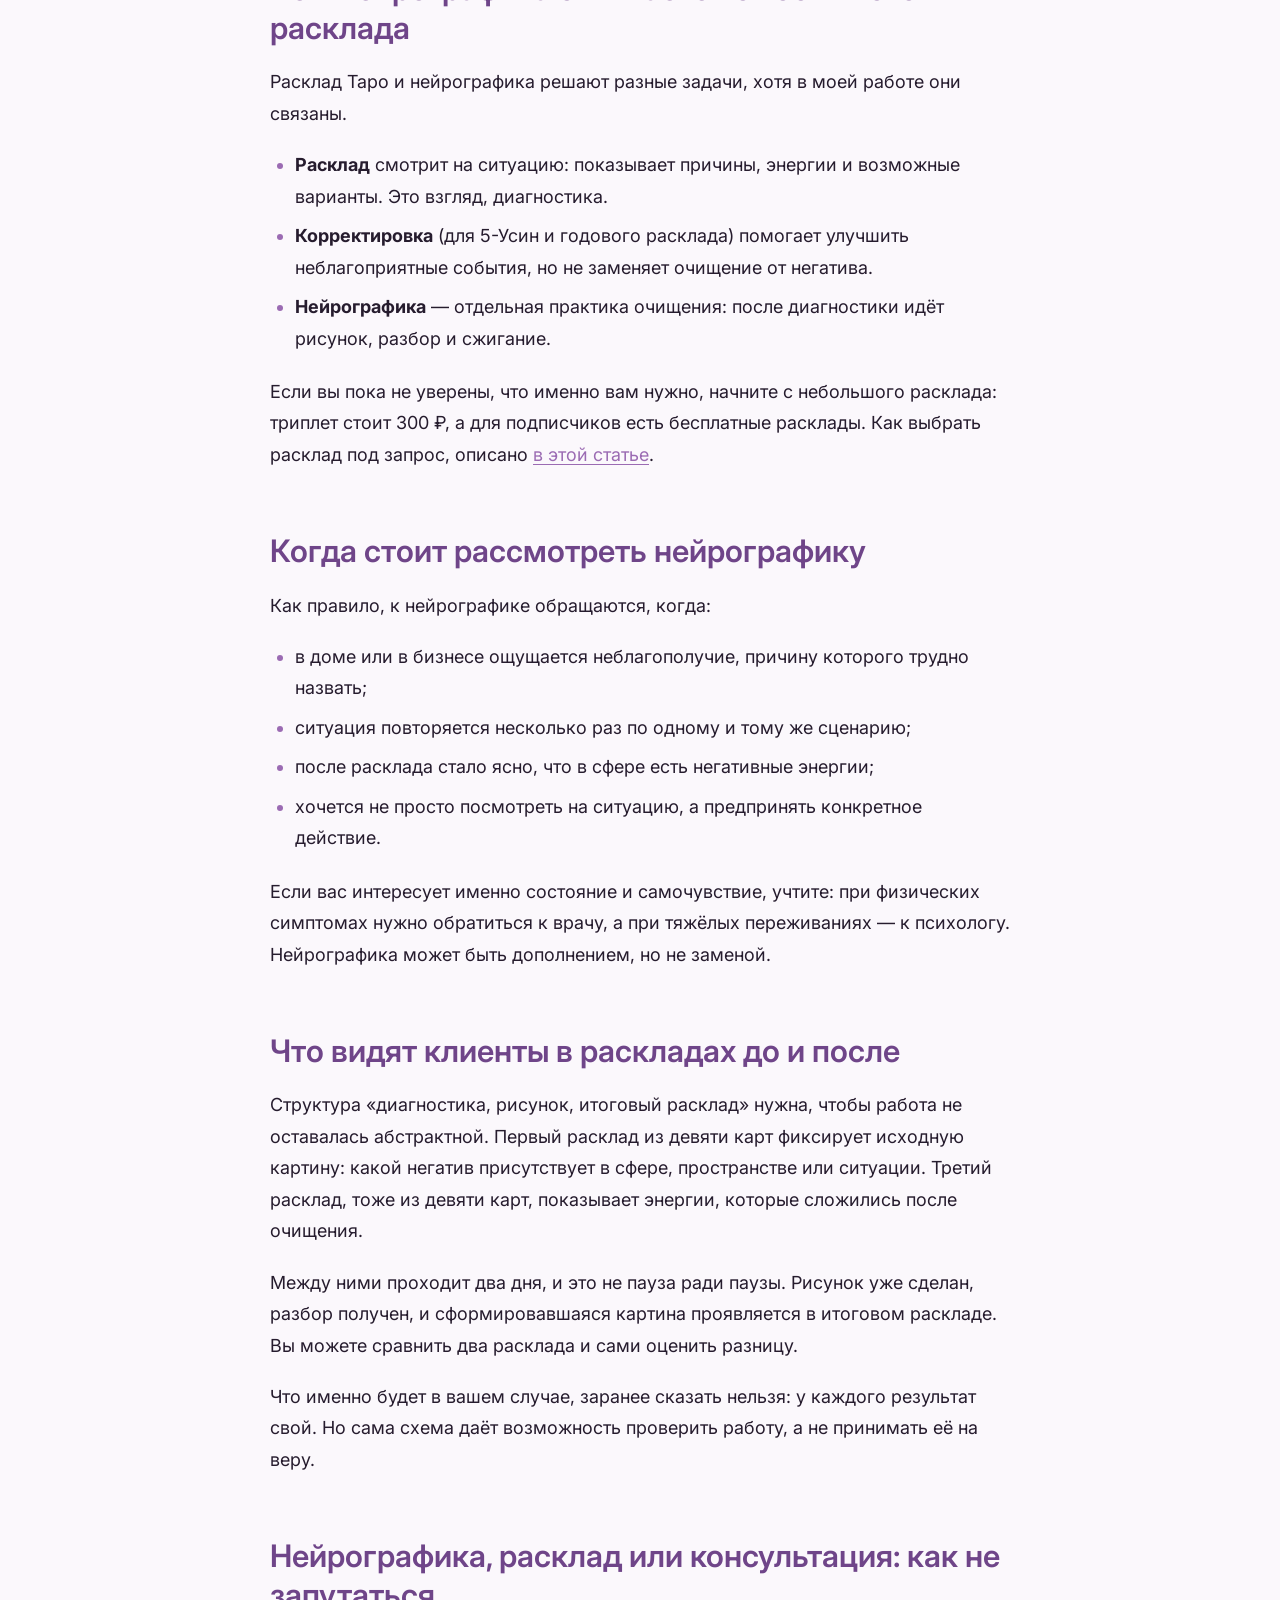
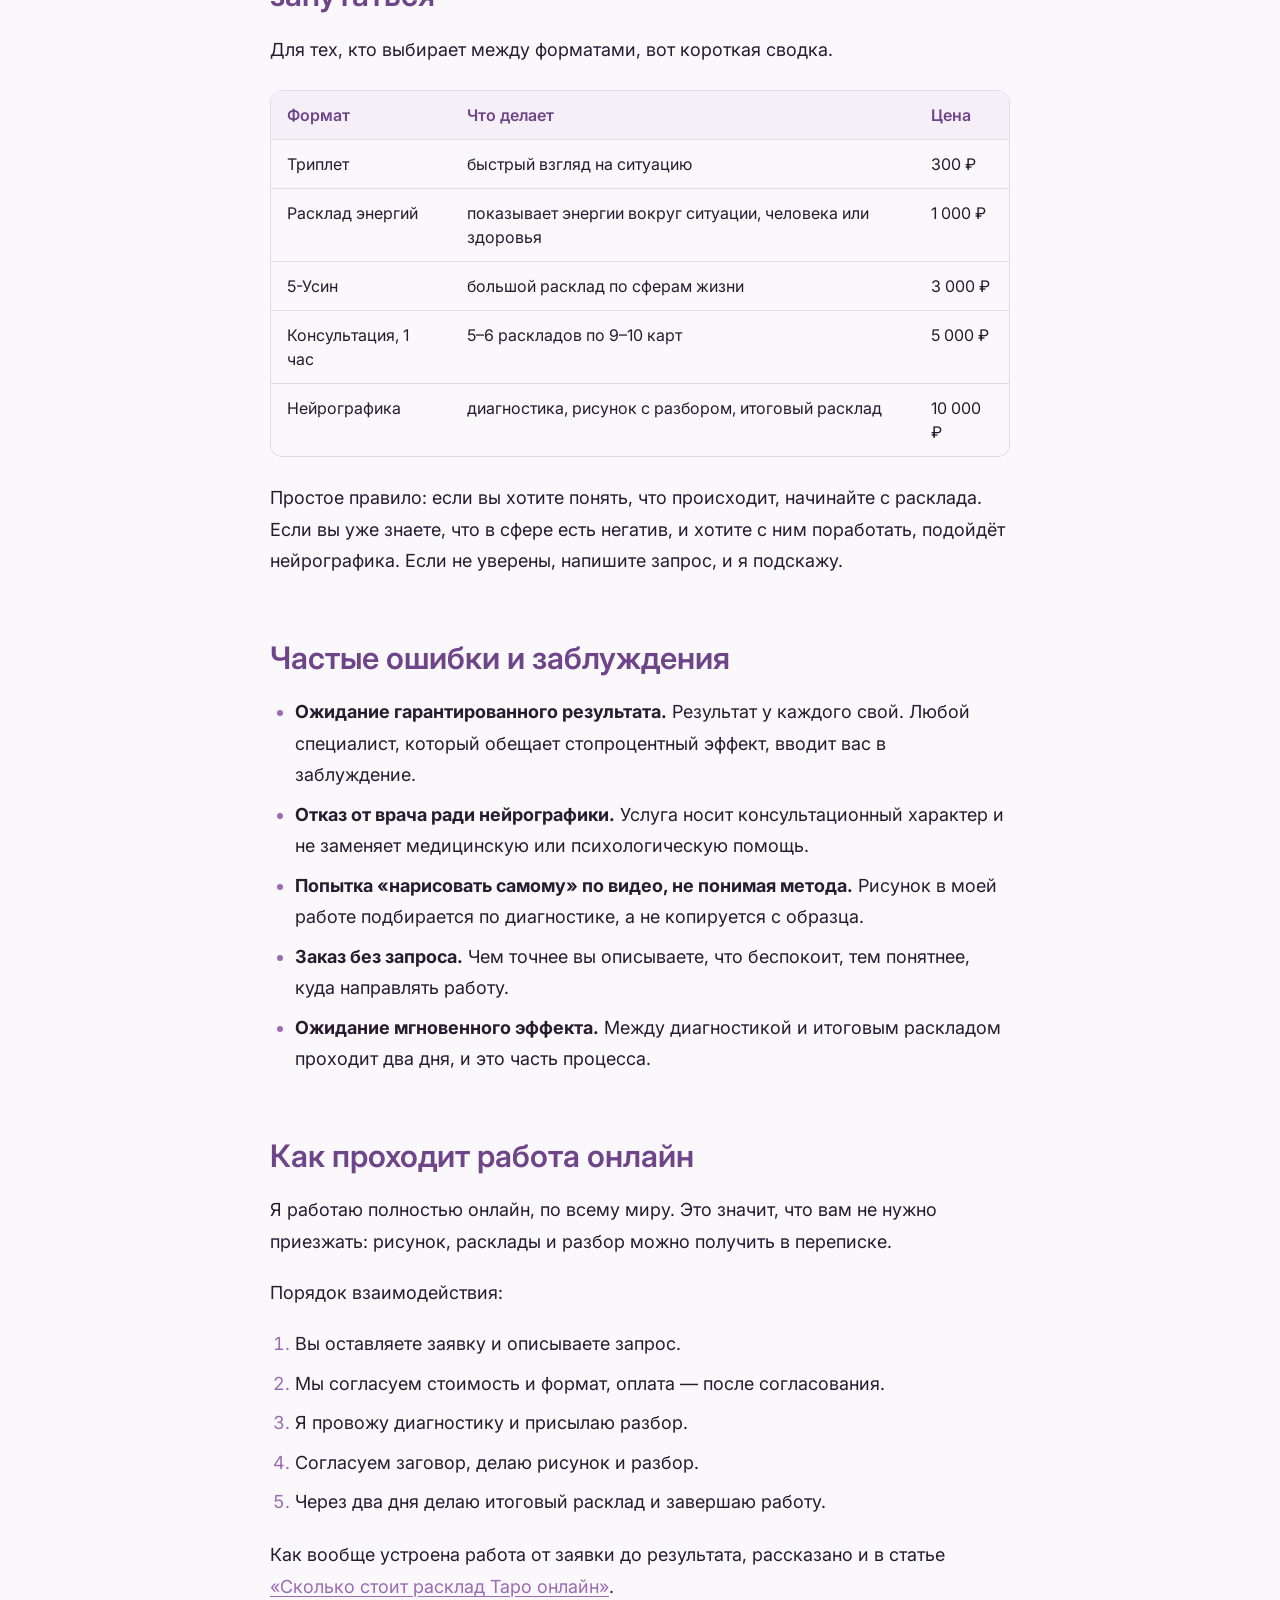
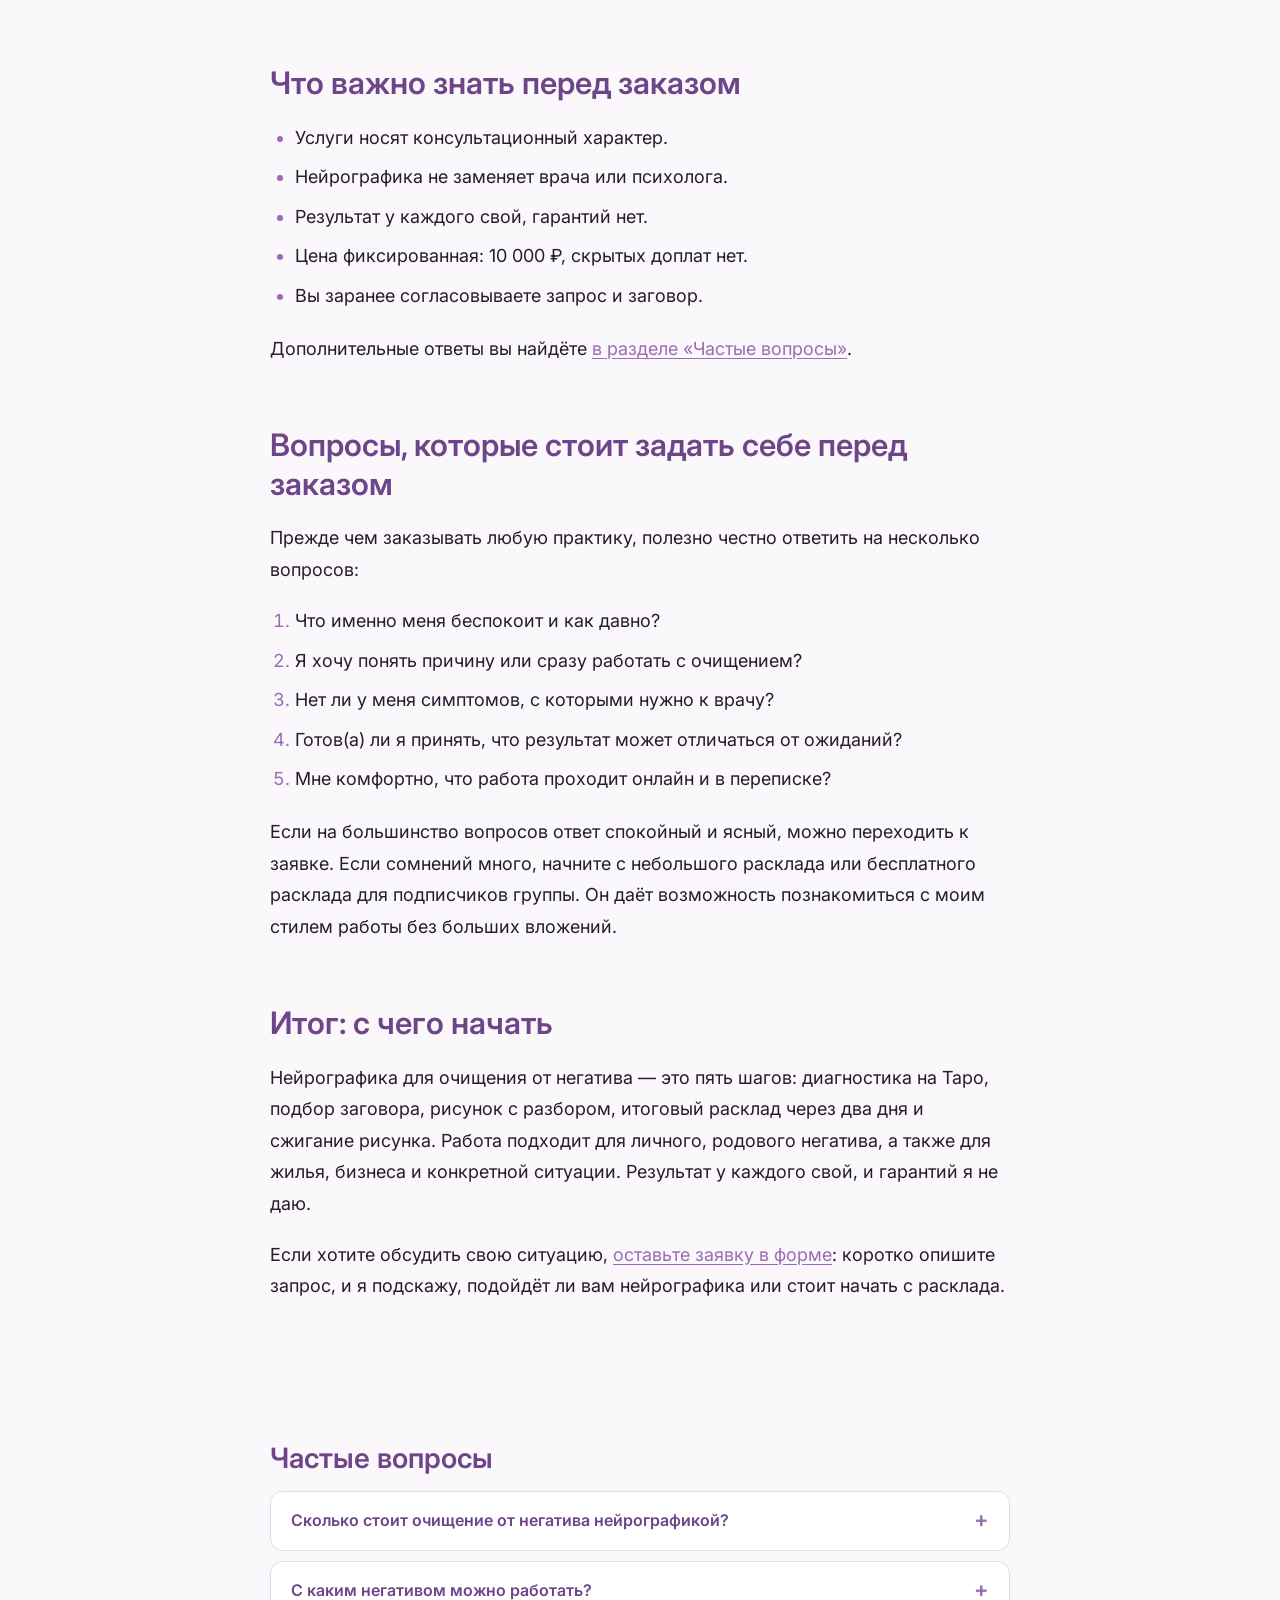
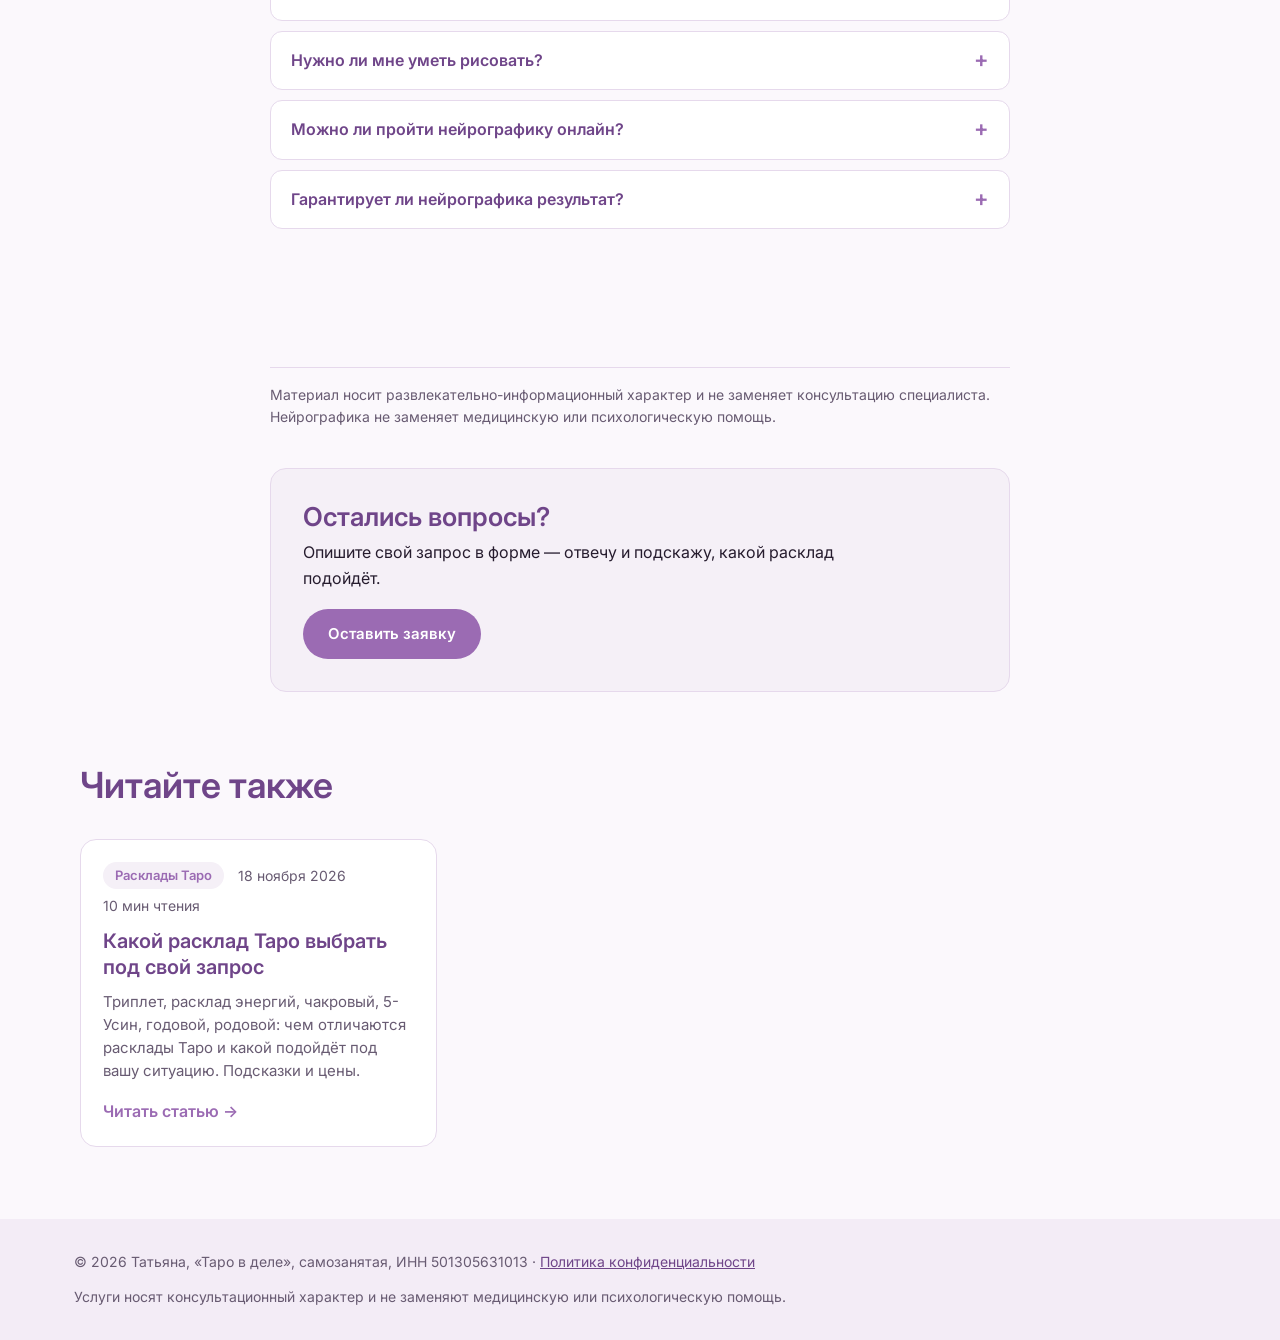
<file: blog/neyrografika-ochishchenie-ot-negativa/index.html>
<!DOCTYPE html>
<html lang="ru">
<head>
<meta charset="UTF-8">
<meta name="viewport" content="width=device-width, initial-scale=1.0">
<title>Нейрографика для очищения от негатива: как проходит</title>
<meta name="description" content="Как проходит очищение от негатива нейрографикой: диагностика на Таро, рисунок с разбором, итоговый расклад через два дня. Этапы, цена 10 000 ₽ и границы метода.">
<link rel="canonical" href="https://xn--80aegea9arpq.xn--p1ai/blog/neyrografika-ochishchenie-ot-negativa/">
<meta name="robots" content="index, follow, max-image-preview:large">
<meta property="og:type" content="article">
<meta property="og:title" content="Нейрографика для очищения от негатива: как проходит">
<meta property="og:description" content="Как проходит очищение от негатива нейрографикой: диагностика на Таро, рисунок с разбором, итоговый расклад через два дня. Этапы, цена 10 000 ₽ и границы метода.">
<meta property="og:url" content="https://xn--80aegea9arpq.xn--p1ai/blog/neyrografika-ochishchenie-ot-negativa/">
<meta property="og:locale" content="ru_RU">

<link rel="alternate" type="application/rss+xml" title="Таро в деле — блог" href="https://xn--80aegea9arpq.xn--p1ai/feed.xml">

<link rel="preconnect" href="https://fonts.googleapis.com">
<link rel="preconnect" href="https://fonts.gstatic.com" crossorigin>
<link href="https://fonts.googleapis.com/css2?family=Playfair+Display:wght@500;600;700;800&family=Inter:wght@400;500;600;700;800&display=swap" rel="stylesheet">
<link rel="stylesheet" href="/styles.css">
<link rel="stylesheet" href="/blog/blog.css">
<link rel="stylesheet" href="/blog/blog.css">
<script type="application/ld+json">{"@context":"https://schema.org","@type":"Article","headline":"Нейрографика для очищения от негатива: как проходит работа","description":"Как проходит очищение от негатива нейрографикой: диагностика на Таро, рисунок с разбором, итоговый расклад через два дня. Этапы, цена 10 000 ₽ и границы метода.","inLanguage":"ru","datePublished":"2026-11-25","dateModified":"2026-11-25","mainEntityOfPage":"https://xn--80aegea9arpq.xn--p1ai/blog/neyrografika-ochishchenie-ot-negativa/","author":{"@type":"Person","name":"Татьяна"},"publisher":{"@type":"Organization","name":"Таро в деле","url":"https://xn--80aegea9arpq.xn--p1ai/"}}</script>
<script type="application/ld+json">{"@context":"https://schema.org","@type":"BreadcrumbList","itemListElement":[{"@type":"ListItem","position":1,"name":"Главная","item":"https://xn--80aegea9arpq.xn--p1ai/"},{"@type":"ListItem","position":2,"name":"Блог","item":"https://xn--80aegea9arpq.xn--p1ai/blog/"},{"@type":"ListItem","position":3,"name":"Нейрографика для очищения от негатива: как проходит работа","item":"https://xn--80aegea9arpq.xn--p1ai/blog/neyrografika-ochishchenie-ot-negativa/"}]}</script>
<script type="application/ld+json">{"@context":"https://schema.org","@type":"FAQPage","mainEntity":[{"@type":"Question","name":"Сколько стоит очищение от негатива нейрографикой?","acceptedAnswer":{"@type":"Answer","text":"Нейрографика стоит 10 000 ₽. В стоимость входят три расклада на Таро: диагностика до очищения, итоговый расклад через два дня, а также нейрографический рисунок с разбором. Оплата происходит после согласования запроса."}},{"@type":"Question","name":"С каким негативом можно работать?","acceptedAnswer":{"@type":"Answer","text":"Я работаю с любым негативом: личным, родовым, в жилье, в бизнесе и в конкретной ситуации. Какой именно негатив присутствует в сфере или пространстве, показывает первый расклад из девяти карт."}},{"@type":"Question","name":"Нужно ли мне уметь рисовать?","acceptedAnswer":{"@type":"Answer","text":"Нет. Рисунок делаю я: это трансформационный рисунок, который строится под ваш запрос и по итогам диагностики. От вас нужны запрос и согласование заговора, который я подбираю по результатам расклада."}},{"@type":"Question","name":"Можно ли пройти нейрографику онлайн?","acceptedAnswer":{"@type":"Answer","text":"Да, вся работа проходит онлайн. Я работаю из любого города и с клиентами из любой страны. Расклады, рисунок и разбор отправляются в переписке или обсуждаются на консультации."}},{"@type":"Question","name":"Гарантирует ли нейрографика результат?","acceptedAnswer":{"@type":"Answer","text":"Нет, результат у каждого свой, и гарантий я не даю. Нейрографика не заменяет врача или психолога. Если вас беспокоит здоровье или эмоциональное состояние, обратитесь к соответствующему специалисту."}}]}</script>
</head>
<body class="b-page">
<header class="header" id="header">
  <div class="container header__inner">
    <a href="/#top" class="logo">Таро <span class="logo__suffix">в деле</span></a>
    <nav class="nav" id="nav">
      <a href="/#free">Бесплатно</a>
      <a href="/#services">Расклады</a>
      <a href="/#neuro">Нейрографика</a>
      <a href="/#pricing">Цены</a>
      <a href="/#reviews">Отзывы</a>
      <a href="/#faq">Вопросы</a>
      <a href="/#contacts">Контакты</a>
    <!-- BLOGNAV:START --><a href="/blog/">Блог</a><!-- BLOGNAV:END --></nav>
    <div class="header__actions">
      <a href="tel:+79263786242" class="header__phone">+7 (926) 378-62-42</a>
      <a href="/#form" class="btn btn--primary">Записаться</a>
      <button class="burger" id="burger" aria-label="Меню"><span></span><span></span><span></span></button>
    </div>
  </div>
</header>
<main class="blog">

<article class="b-article">
  <nav class="b-crumbs" aria-label="Хлебные крошки"><a href="/">Главная</a><span>/</span><a href="/blog/">Блог</a></nav>
  
  <header class="b-head">
    <div class="b-meta"><span class="b-chip">Нейрографика</span><time datetime="2026-11-25">25 ноября 2026</time><span>10 мин чтения</span></div>
    <h1>Нейрографика для очищения от негатива: как проходит работа</h1>
    <p class="b-lead">Как проходит очищение от негатива нейрографикой: диагностика на Таро, рисунок с разбором, итоговый расклад через два дня. Этапы, цена 10 000 ₽ и границы метода.</p>
    <p class="b-author">Автор: Татьяна, Практик Таро и нейрографики</p>
  </header>
  
  <nav class="b-toc" aria-label="Содержание"><strong>Содержание</strong><ol><li><a href="#chto-takoe-neyrografika-v-rabote-s-negativom">Что такое нейрографика в работе с негативом</a></li><li><a href="#s-kakim-negativom-rabotaet-neyrografika">С каким негативом работает нейрографика</a></li><li><a href="#kak-prohodit-ochischenie-neyrografikoy-etapy">Как проходит очищение нейрографикой: этапы</a></li><li><a href="#chto-vhodit-v-stoimost">Что входит в стоимость</a></li><li><a href="#neyrografika-dlya-doma-biznesa-i-konkretnoy-situacii">Нейрографика для дома, бизнеса и конкретной ситуации</a></li><li><a href="#kak-podgotovitsya-i-opisat-zapros">Как подготовиться и описать запрос</a></li><li><a href="#chto-proishodit-posle-ochischeniya">Что происходит после очищения</a></li><li><a href="#pochemu-vazhna-diagnostika-na-taro">Почему важна диагностика на Таро</a></li><li><a href="#chem-neyrografika-otlichaetsya-ot-obychnogo-rasklada">Чем нейрографика отличается от обычного расклада</a></li><li><a href="#kogda-stoit-rassmotret-neyrografiku">Когда стоит рассмотреть нейрографику</a></li><li><a href="#chto-vidyat-klienty-v-raskladah-do-i-posle">Что видят клиенты в раскладах до и после</a></li><li><a href="#neyrografika-rasklad-ili-konsultaciya-kak-ne-zaputatsya">Нейрографика, расклад или консультация: как не запутаться</a></li><li><a href="#chastye-oshibki-i-zabluzhdeniya">Частые ошибки и заблуждения</a></li><li><a href="#kak-prohodit-rabota-onlayn">Как проходит работа онлайн</a></li><li><a href="#chto-vazhno-znat-pered-zakazom">Что важно знать перед заказом</a></li><li><a href="#voprosy-kotorye-stoit-zadat-sebe-pered-zakazom">Вопросы, которые стоит задать себе перед заказом</a></li><li><a href="#itog-s-chego-nachat">Итог: с чего начать</a></li></ol></nav>
  <div class="b-content"><p>Нейрографика в моей практике — это работа с негативом через трансформационный рисунок: мы вытаскиваем негатив, разбираем его и сжигаем. Она сочетается с раскладами Таро. Сначала расклад показывает, какой негатив есть в сфере, пространстве или ситуации, затем делается рисунок с разбором, а через два дня проводится итоговый расклад, который показывает, какие энергии сформировались после очищения. Стоимость — 10 000 ₽, диагностика на Таро входит в цену.</p>
<p>Ниже — подробно о том, из чего состоит работа, с какими запросами приходят, чем она не является и как понять, нужна ли она именно вам.</p>
<h2 id="chto-takoe-neyrografika-v-rabote-s-negativom">Что такое нейрографика в работе с негативом</h2>
<p>Прямой ответ: в моей работе нейрографика — это метод, при котором негатив переносится в трансформационный рисунок, разбирается и «сжигается». Рисунок я делаю сама, под ваш запрос, после диагностики на Таро.</p>
<p>Меня зовут Татьяна. Таро я занимаюсь профессионально, а метод нейрографики сначала опробовала на себе, на близких и на клиентах, а уже потом стала применять в работе. Через рисунок я создаю трансформационные алгоритмы, которые убирают блоки и негатив.</p>
<p>Важно понимать, что это не диагноз и не медицинская услуга. Нейрографика в моём формате — энергетическая практика. Она не заменяет врача, психолога или другого специалиста, а результат у каждого человека свой.</p>
<h2 id="s-kakim-negativom-rabotaet-neyrografika">С каким негативом работает нейрографика</h2>
<p>Я работаю с любым негативом, и он может быть разного происхождения:</p>
<ul><li><strong>личный</strong> — внутренние блоки, состояния, ситуации, которые тянутся за вами;</li><li><strong>родовой</strong> — повторяющиеся сценарии, которые идут по роду;</li><li><strong>в жилье</strong> — ощущение тяжёлой атмосферы в доме или квартире;</li><li><strong>в бизнесе</strong> — когда дело «не идёт» без видимых причин;</li><li><strong>в конкретной ситуации</strong> — спор, конфликт, затянувшийся вопрос.</li></ul>
<p>Один из отзывов с моего профиля описывает такой случай: после переезда в новую квартиру возникли проблемы, и благодаря нейрографике удалось нейтрализовать негатив в квартире и улучшить обстановку. Это слова клиента, а не обещание: у каждого результат свой.</p>
<h2 id="kak-prohodit-ochischenie-neyrografikoy-etapy">Как проходит очищение нейрографикой: этапы</h2>
<p>Прямой ответ: процесс состоит из пяти шагов, от первого расклада до сжигания рисунка. Весь цикл занимает около двух дней между диагностикой и итоговым раскладом.</p>
<h3 id="shag-1-diagnostika-na-taro">Шаг 1. Диагностика на Таро</h3>
<p>Я делаю расклад из девяти карт. Он показывает, какой негатив есть в сфере, пространстве или ситуации. Это отправная точка: не «на глаз», а с картой, на которую я опираюсь дальше.</p>
<h3 id="shag-2-podbor-zagovora">Шаг 2. Подбор заговора</h3>
<p>По результатам диагностики я подбираю заговор и согласовываю его с вами. Этот этап важен: вы заранее видите, с каким текстом будет проходить работа, и можете задать вопросы.</p>
<h3 id="shag-3-risunok-i-razbor">Шаг 3. Рисунок и разбор</h3>
<p>Я рисую нейрографический рисунок и делаю его разбор. Рисунок строится под ваш запрос. Вы получаете не просто картинку, а объяснение: что на ней изображено и как это связано с ситуацией.</p>
<h3 id="shag-4-itogovyy-rasklad-cherez-dva-dnya">Шаг 4. Итоговый расклад через два дня</h3>
<p>Через два дня я делаю третий расклад из девяти карт. Он показывает, какие энергии сформировались после очищения. Так вы видите, как изменилась картина по сравнению с диагностикой.</p>
<h3 id="shag-5-szhiganie-risunka">Шаг 5. Сжигание рисунка</h3>
<p>Рисунок сжигается, и весь негатив превращается в пепел. Этим завершается работа.</p>
<h2 id="chto-vhodit-v-stoimost">Что входит в стоимость</h2>
<p>Нейрографика стоит 10 000 ₽. В эту сумму входит всё перечисленное:</p>
<div class="b-table"><table><thead><tr><th>Что входит</th><th>Подробности</th></tr></thead><tbody><tr><td>Диагностика на Таро</td><td>расклад из девяти карт до очищения</td></tr><tr><td>Подбор заговора</td><td>согласование с вами</td></tr><tr><td>Рисунок и разбор</td><td>нейрографический рисунок и его объяснение</td></tr><tr><td>Итоговый расклад</td><td>три расклада в сумме, итоговый через два дня</td></tr></tbody></table></div>
<p>Диагностика на Таро входит в стоимость, отдельно её оплачивать не нужно. Общий список цен можно посмотреть <a href="/#pricing">в разделе «Цены»</a>, а описание услуги — <a href="/#neuro">в блоке про очищение от негатива</a>.</p>
<h2 id="neyrografika-dlya-doma-biznesa-i-konkretnoy-situacii">Нейрографика для дома, бизнеса и конкретной ситуации</h2>
<p>Запросы на очищение бывают очень разными, поэтому полезно разобрать три самых частых.</p>
<h3 id="ochischenie-zhilya">Очищение жилья</h3>
<p>Обычно с этим приходят, когда в новом или давно обжитом доме появляется ощущение тяжёлой атмосферы, а причину назвать сложно. Диагностика из девяти карт показывает, какой негатив есть в пространстве. Дальше работа идёт по тем же пяти шагам: заговор, рисунок с разбором, итоговый расклад и сжигание.</p>
<h3 id="ochischenie-biznesa">Очищение бизнеса</h3>
<p>Если дело не складывается и нет понятных объяснений, можно посмотреть на сферу через расклад и убедиться, есть ли в ней негатив. Важно понимать, что нейрографика не заменяет работу над продуктом, рекламой и финансами. Она может быть дополнением, а не единственной мерой.</p>
<h3 id="ochischenie-konkretnoy-situacii">Очищение конкретной ситуации</h3>
<p>Это может быть затянувшийся конфликт, повторяющаяся проблема или событие, которое не отпускает. Работа строится вокруг одной ситуации, и это упрощает формулировку запроса.</p>
<p>Во всех трёх случаях логика одна: сначала диагностика, потом рисунок, потом итоговый расклад.</p>
<h2 id="kak-podgotovitsya-i-opisat-zapros">Как подготовиться и описать запрос</h2>
<p>От вас не нужны специальные знания или навыки рисования. Достаточно честно описать, что вас беспокоит. Вот что помогает:</p>
<ul><li>назвать сферу: личное состояние, дом, бизнес, конкретная ситуация;</li><li>коротко рассказать, что вы заметили и с какого времени;</li><li>уточнить, чего вы хотите: понять причину, улучшить обстановку или закрыть тему;</li><li>сказать, есть ли у вас вопросы по ходу работы.</li></ul>
<p>Чем конкретнее запрос, тем проще подобрать расклад и построить рисунок. Если вы затрудняетесь с формулировкой, напишите так, как чувствуете, и мы уточним детали вместе.</p>
<h2 id="chto-proishodit-posle-ochischeniya">Что происходит после очищения</h2>
<p>После итогового расклада у вас на руках три результата: диагностика до очищения, рисунок с разбором и расклад, который показывает энергии после работы. Сравнив первый и последний расклады, можно увидеть, как изменилась картина.</p>
<p>Дальше возможны разные пути:</p>
<ul><li>ситуация вас устраивает, и дополнительной работы не нужно;</li><li>остаются вопросы по отдельным темам, и их можно разобрать в обычном раскладе или на консультации на час;</li><li>вы хотите посмотреть на другие сферы, и подойдёт большой расклад, например 5-Усин.</li></ul>
<p>Торопиться с продолжением не нужно. Полезно дать себе время и понаблюдать за тем, что происходит вокруг.</p>
<h2 id="pochemu-vazhna-diagnostika-na-taro">Почему важна диагностика на Таро</h2>
<p>Диагностика в моём формате — не формальность. Именно по ней я решаю, какой заговор подобрать и как построить рисунок. Без неё работа превратилась бы в универсальный шаблон, а так она привязана к вашей ситуации.</p>
<p>Кроме того, диагностика и итоговый расклад образуют пару «до и после». Это даёт вам возможность самим сравнить картины и сделать выводы, а не опираться только на мои слова.</p>
<h2 id="chem-neyrografika-otlichaetsya-ot-obychnogo-rasklada">Чем нейрографика отличается от обычного расклада</h2>
<p>Расклад Таро и нейрографика решают разные задачи, хотя в моей работе они связаны.</p>
<ul><li><strong>Расклад</strong> смотрит на ситуацию: показывает причины, энергии и возможные варианты. Это взгляд, диагностика.</li><li><strong>Корректировка</strong> (для 5-Усин и годового расклада) помогает улучшить неблагоприятные события, но не заменяет очищение от негатива.</li><li><strong>Нейрографика</strong> — отдельная практика очищения: после диагностики идёт рисунок, разбор и сжигание.</li></ul>
<p>Если вы пока не уверены, что именно вам нужно, начните с небольшого расклада: триплет стоит 300 ₽, а для подписчиков есть бесплатные расклады. Как выбрать расклад под запрос, описано <a href="/blog/kakoy-rasklad-taro-vybrat/">в этой статье</a>.</p>
<h2 id="kogda-stoit-rassmotret-neyrografiku">Когда стоит рассмотреть нейрографику</h2>
<p>Как правило, к нейрографике обращаются, когда:</p>
<ul><li>в доме или в бизнесе ощущается неблагополучие, причину которого трудно назвать;</li><li>ситуация повторяется несколько раз по одному и тому же сценарию;</li><li>после расклада стало ясно, что в сфере есть негативные энергии;</li><li>хочется не просто посмотреть на ситуацию, а предпринять конкретное действие.</li></ul>
<p>Если вас интересует именно состояние и самочувствие, учтите: при физических симптомах нужно обратиться к врачу, а при тяжёлых переживаниях — к психологу. Нейрографика может быть дополнением, но не заменой.</p>
<h2 id="chto-vidyat-klienty-v-raskladah-do-i-posle">Что видят клиенты в раскладах до и после</h2>
<p>Структура «диагностика, рисунок, итоговый расклад» нужна, чтобы работа не оставалась абстрактной. Первый расклад из девяти карт фиксирует исходную картину: какой негатив присутствует в сфере, пространстве или ситуации. Третий расклад, тоже из девяти карт, показывает энергии, которые сложились после очищения.</p>
<p>Между ними проходит два дня, и это не пауза ради паузы. Рисунок уже сделан, разбор получен, и сформировавшаяся картина проявляется в итоговом раскладе. Вы можете сравнить два расклада и сами оценить разницу.</p>
<p>Что именно будет в вашем случае, заранее сказать нельзя: у каждого результат свой. Но сама схема даёт возможность проверить работу, а не принимать её на веру.</p>
<h2 id="neyrografika-rasklad-ili-konsultaciya-kak-ne-zaputatsya">Нейрографика, расклад или консультация: как не запутаться</h2>
<p>Для тех, кто выбирает между форматами, вот короткая сводка.</p>
<div class="b-table"><table><thead><tr><th>Формат</th><th>Что делает</th><th>Цена</th></tr></thead><tbody><tr><td>Триплет</td><td>быстрый взгляд на ситуацию</td><td>300 ₽</td></tr><tr><td>Расклад энергий</td><td>показывает энергии вокруг ситуации, человека или здоровья</td><td>1 000 ₽</td></tr><tr><td>5-Усин</td><td>большой расклад по сферам жизни</td><td>3 000 ₽</td></tr><tr><td>Консультация, 1 час</td><td>5–6 раскладов по 9–10 карт</td><td>5 000 ₽</td></tr><tr><td>Нейрографика</td><td>диагностика, рисунок с разбором, итоговый расклад</td><td>10 000 ₽</td></tr></tbody></table></div>
<p>Простое правило: если вы хотите понять, что происходит, начинайте с расклада. Если вы уже знаете, что в сфере есть негатив, и хотите с ним поработать, подойдёт нейрографика. Если не уверены, напишите запрос, и я подскажу.</p>
<h2 id="chastye-oshibki-i-zabluzhdeniya">Частые ошибки и заблуждения</h2>
<ul><li><strong>Ожидание гарантированного результата.</strong> Результат у каждого свой. Любой специалист, который обещает стопроцентный эффект, вводит вас в заблуждение.</li><li><strong>Отказ от врача ради нейрографики.</strong> Услуга носит консультационный характер и не заменяет медицинскую или психологическую помощь.</li><li><strong>Попытка «нарисовать самому» по видео, не понимая метода.</strong> Рисунок в моей работе подбирается по диагностике, а не копируется с образца.</li><li><strong>Заказ без запроса.</strong> Чем точнее вы описываете, что беспокоит, тем понятнее, куда направлять работу.</li><li><strong>Ожидание мгновенного эффекта.</strong> Между диагностикой и итоговым раскладом проходит два дня, и это часть процесса.</li></ul>
<h2 id="kak-prohodit-rabota-onlayn">Как проходит работа онлайн</h2>
<p>Я работаю полностью онлайн, по всему миру. Это значит, что вам не нужно приезжать: рисунок, расклады и разбор можно получить в переписке.</p>
<p>Порядок взаимодействия:</p>
<ol><li>Вы оставляете заявку и описываете запрос.</li><li>Мы согласуем стоимость и формат, оплата — после согласования.</li><li>Я провожу диагностику и присылаю разбор.</li><li>Согласуем заговор, делаю рисунок и разбор.</li><li>Через два дня делаю итоговый расклад и завершаю работу.</li></ol>
<p>Как вообще устроена работа от заявки до результата, рассказано и в статье <a href="/blog/skolko-stoit-rasklad-taro-onlayn/">«Сколько стоит расклад Таро онлайн»</a>.</p>
<h2 id="chto-vazhno-znat-pered-zakazom">Что важно знать перед заказом</h2>
<ul><li>Услуги носят консультационный характер.</li><li>Нейрографика не заменяет врача или психолога.</li><li>Результат у каждого свой, гарантий нет.</li><li>Цена фиксированная: 10 000 ₽, скрытых доплат нет.</li><li>Вы заранее согласовываете запрос и заговор.</li></ul>
<p>Дополнительные ответы вы найдёте <a href="/#faq">в разделе «Частые вопросы»</a>.</p>
<h2 id="voprosy-kotorye-stoit-zadat-sebe-pered-zakazom">Вопросы, которые стоит задать себе перед заказом</h2>
<p>Прежде чем заказывать любую практику, полезно честно ответить на несколько вопросов:</p>
<ol><li>Что именно меня беспокоит и как давно?</li><li>Я хочу понять причину или сразу работать с очищением?</li><li>Нет ли у меня симптомов, с которыми нужно к врачу?</li><li>Готов(а) ли я принять, что результат может отличаться от ожиданий?</li><li>Мне комфортно, что работа проходит онлайн и в переписке?</li></ol>
<p>Если на большинство вопросов ответ спокойный и ясный, можно переходить к заявке. Если сомнений много, начните с небольшого расклада или бесплатного расклада для подписчиков группы. Он даёт возможность познакомиться с моим стилем работы без больших вложений.</p>
<h2 id="itog-s-chego-nachat">Итог: с чего начать</h2>
<p>Нейрографика для очищения от негатива — это пять шагов: диагностика на Таро, подбор заговора, рисунок с разбором, итоговый расклад через два дня и сжигание рисунка. Работа подходит для личного, родового негатива, а также для жилья, бизнеса и конкретной ситуации. Результат у каждого свой, и гарантий я не даю.</p>
<p>Если хотите обсудить свою ситуацию, <a href="/#form">оставьте заявку в форме</a>: коротко опишите запрос, и я подскажу, подойдёт ли вам нейрографика или стоит начать с расклада.</p></div>
  <section class="b-faq"><h2>Частые вопросы</h2><details><summary>Сколько стоит очищение от негатива нейрографикой?</summary><p>Нейрографика стоит 10 000 ₽. В стоимость входят три расклада на Таро: диагностика до очищения, итоговый расклад через два дня, а также нейрографический рисунок с разбором. Оплата происходит после согласования запроса.</p></details><details><summary>С каким негативом можно работать?</summary><p>Я работаю с любым негативом: личным, родовым, в жилье, в бизнесе и в конкретной ситуации. Какой именно негатив присутствует в сфере или пространстве, показывает первый расклад из девяти карт.</p></details><details><summary>Нужно ли мне уметь рисовать?</summary><p>Нет. Рисунок делаю я: это трансформационный рисунок, который строится под ваш запрос и по итогам диагностики. От вас нужны запрос и согласование заговора, который я подбираю по результатам расклада.</p></details><details><summary>Можно ли пройти нейрографику онлайн?</summary><p>Да, вся работа проходит онлайн. Я работаю из любого города и с клиентами из любой страны. Расклады, рисунок и разбор отправляются в переписке или обсуждаются на консультации.</p></details><details><summary>Гарантирует ли нейрографика результат?</summary><p>Нет, результат у каждого свой, и гарантий я не даю. Нейрографика не заменяет врача или психолога. Если вас беспокоит здоровье или эмоциональное состояние, обратитесь к соответствующему специалисту.</p></details></section>
  <p class="b-disclaimer">Материал носит развлекательно-информационный характер и не заменяет консультацию специалиста. Нейрографика не заменяет медицинскую или психологическую помощь.</p>
  <aside class="b-cta"><h2>Остались вопросы?</h2><p>Опишите свой запрос в форме — отвечу и подскажу, какой расклад подойдёт.</p><a class="btn btn--primary b-cta__btn" href="/#form">Оставить заявку</a></aside>
</article>
<section class="b-related"><h2>Читайте также</h2><div class="b-grid"><article class="b-card">
  
  <div class="b-card__body">
    <div class="b-meta"><span class="b-chip">Расклады Таро</span><time datetime="2026-11-18">18 ноября 2026</time><span>10 мин чтения</span></div>
    <h3><a href="/blog/kakoy-rasklad-taro-vybrat/">Какой расклад Таро выбрать под свой запрос</a></h3>
    <p>Триплет, расклад энергий, чакровый, 5-Усин, годовой, родовой: чем отличаются расклады Таро и какой подойдёт под вашу ситуацию. Подсказки и цены.</p>
    <a class="b-more" href="/blog/kakoy-rasklad-taro-vybrat/">Читать статью</a>
  </div>
</article></div></section>
</main>
<footer class="footer">
  <div class="container footer__inner">
    <span>© <span id="year"></span> Татьяна, «Таро в деле», самозанятая, ИНН 501305631013 · <a href="/privacy.html">Политика конфиденциальности</a></span>
    <span class="footer__note">Услуги носят консультационный характер и не заменяют медицинскую или психологическую помощь.</span>
  </div>
</footer>
<script src="/script.js" defer></script>

</body>
</html>
</file>
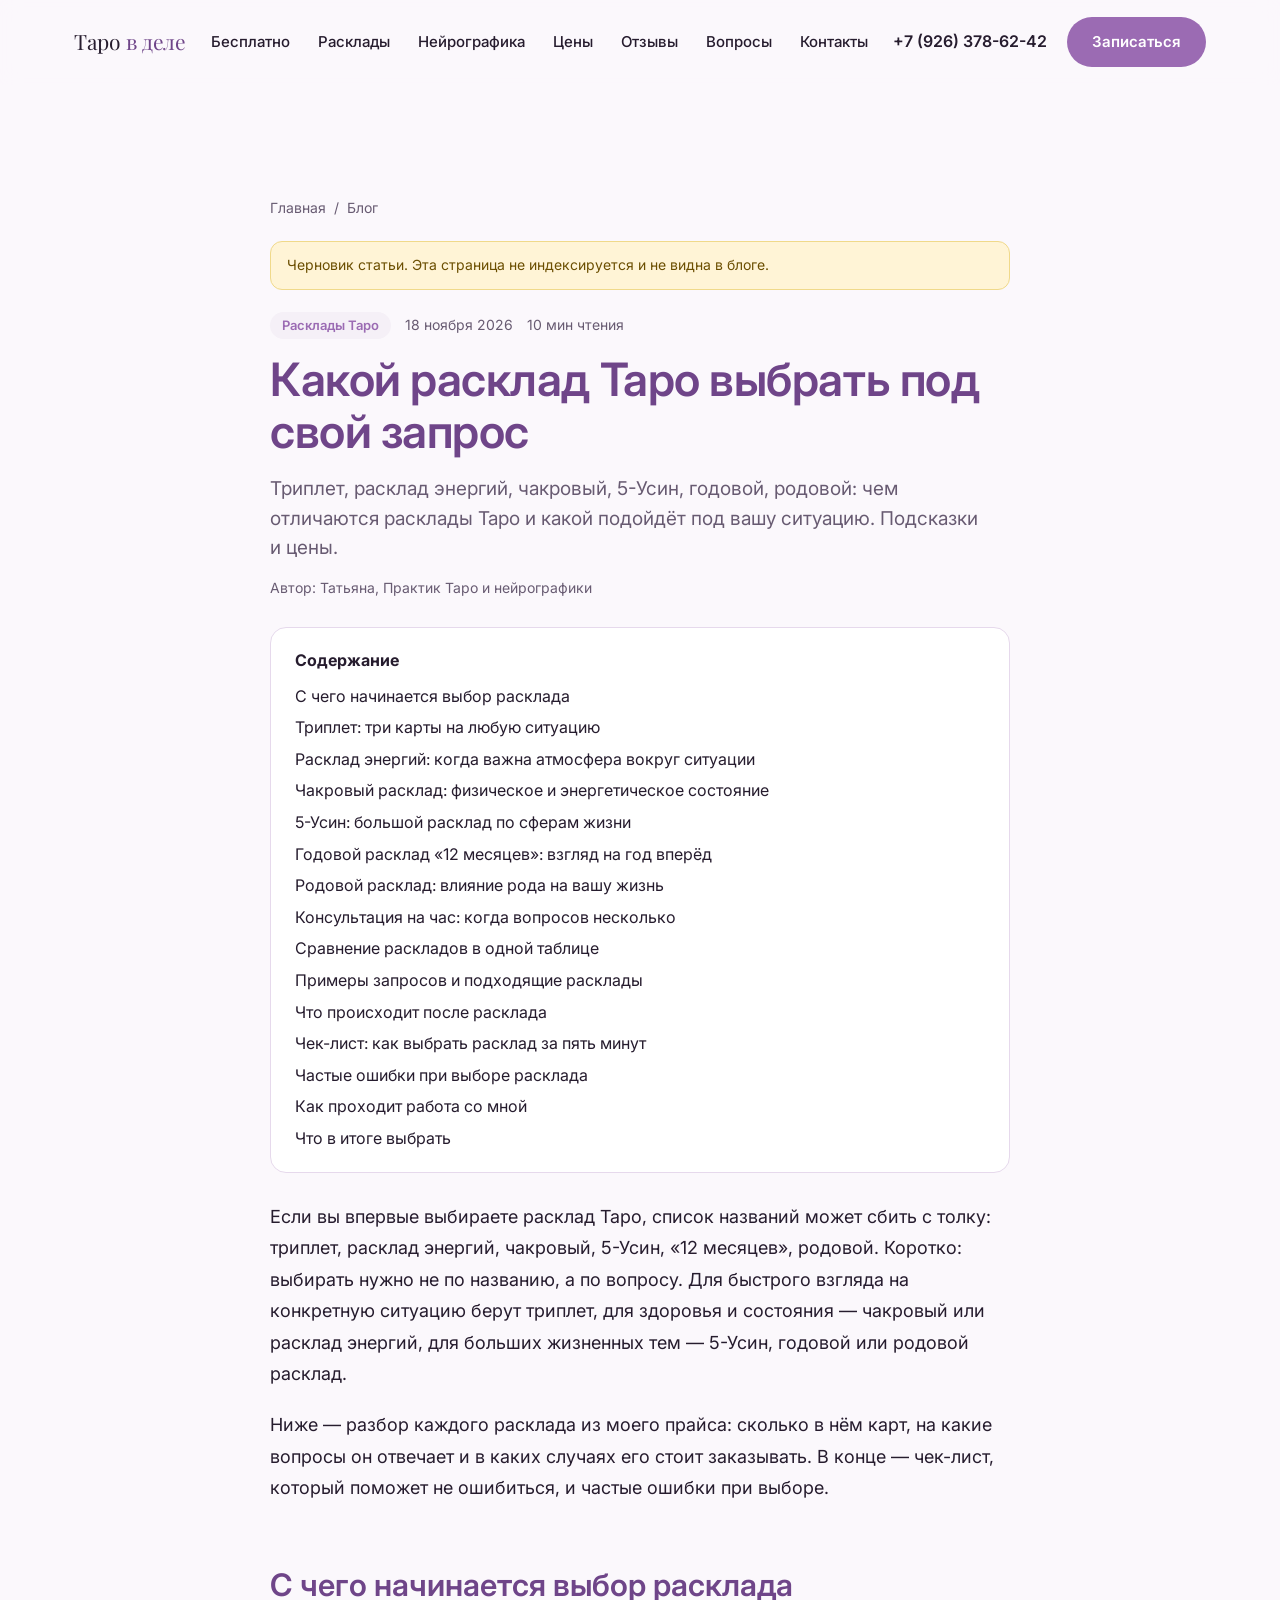
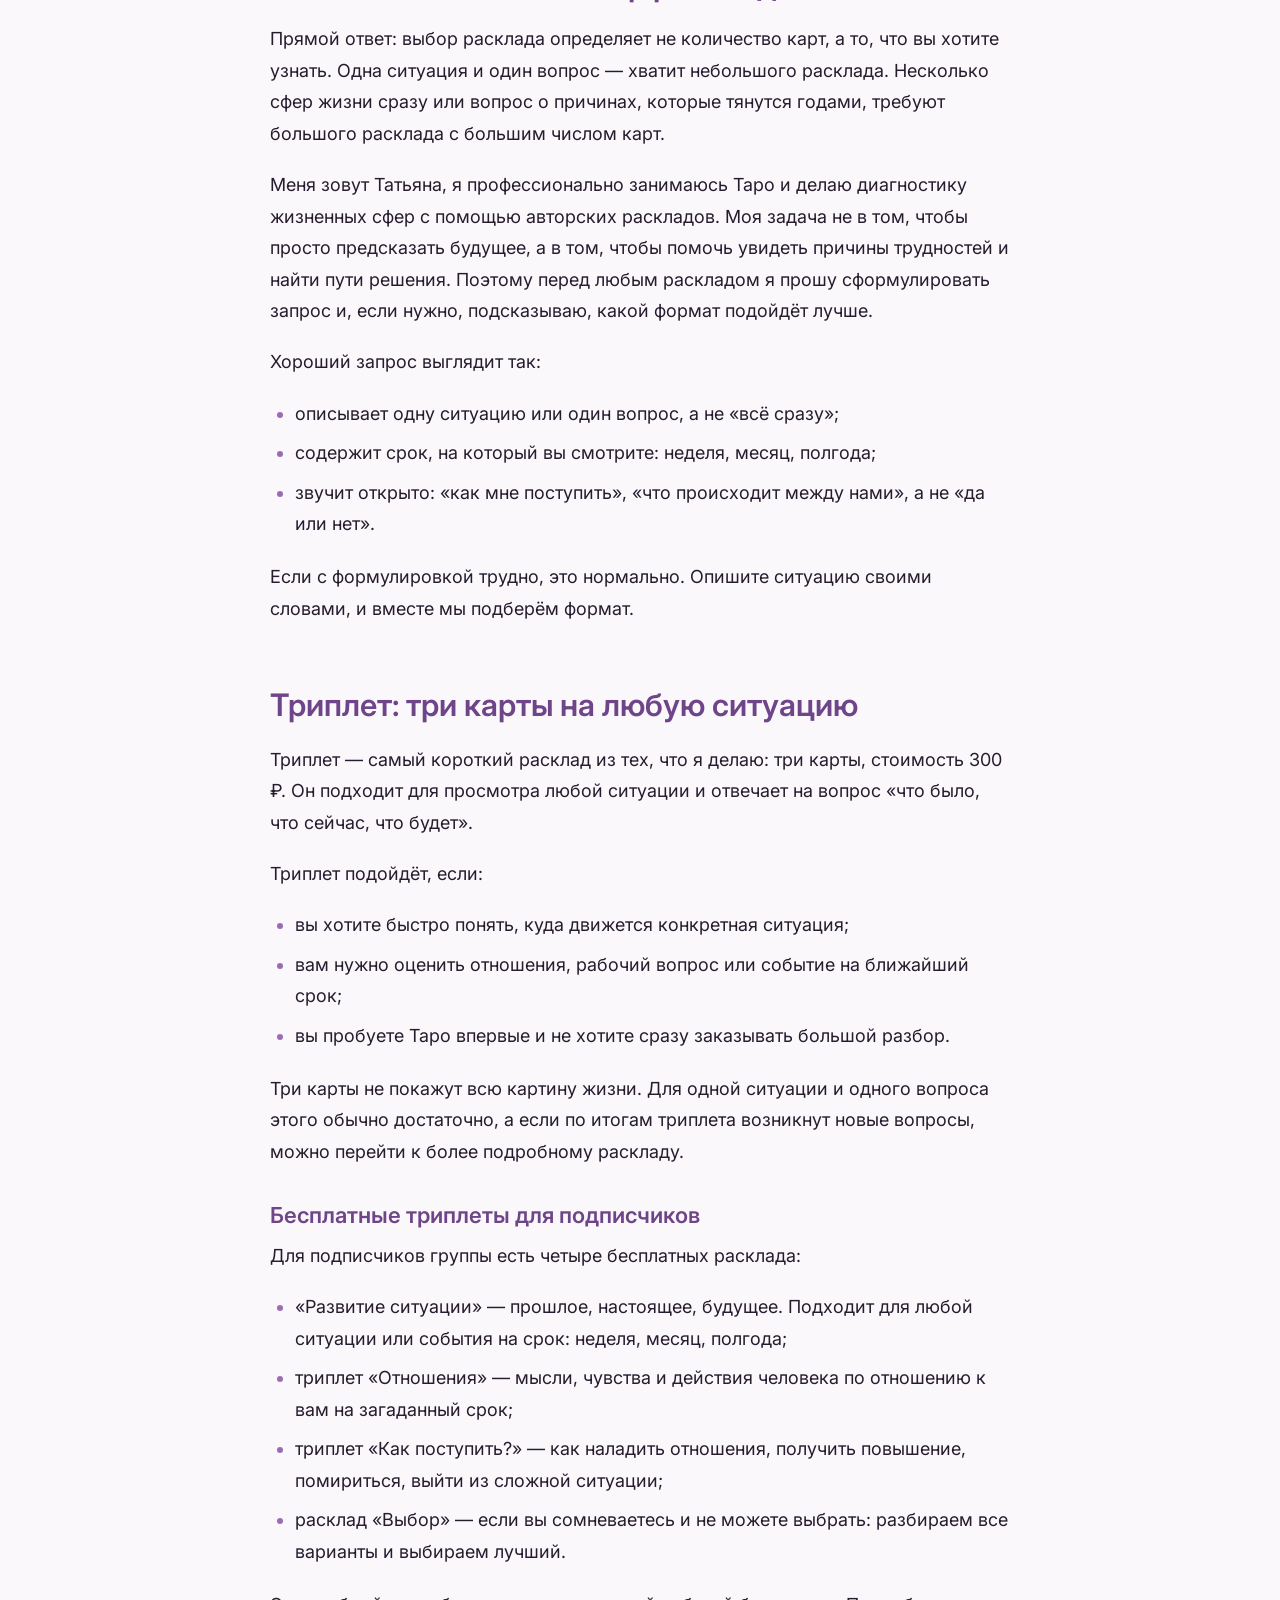
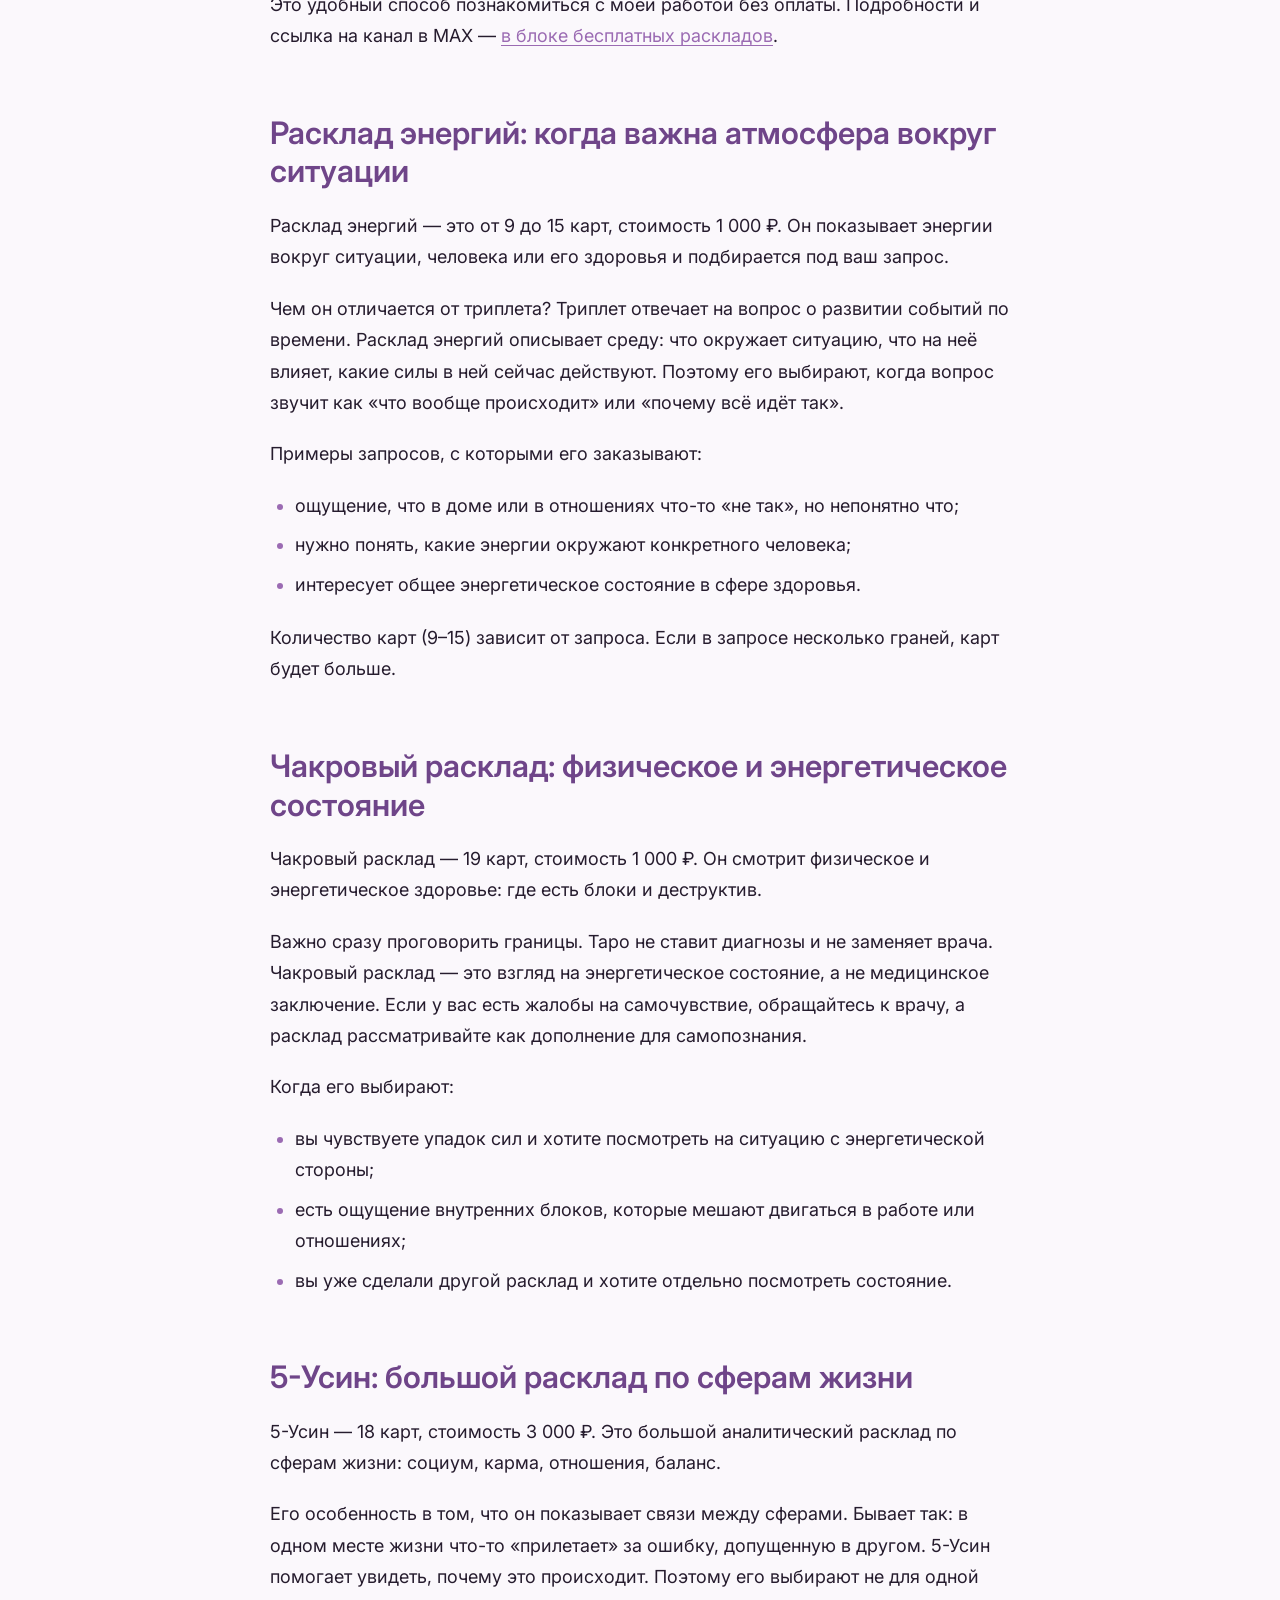
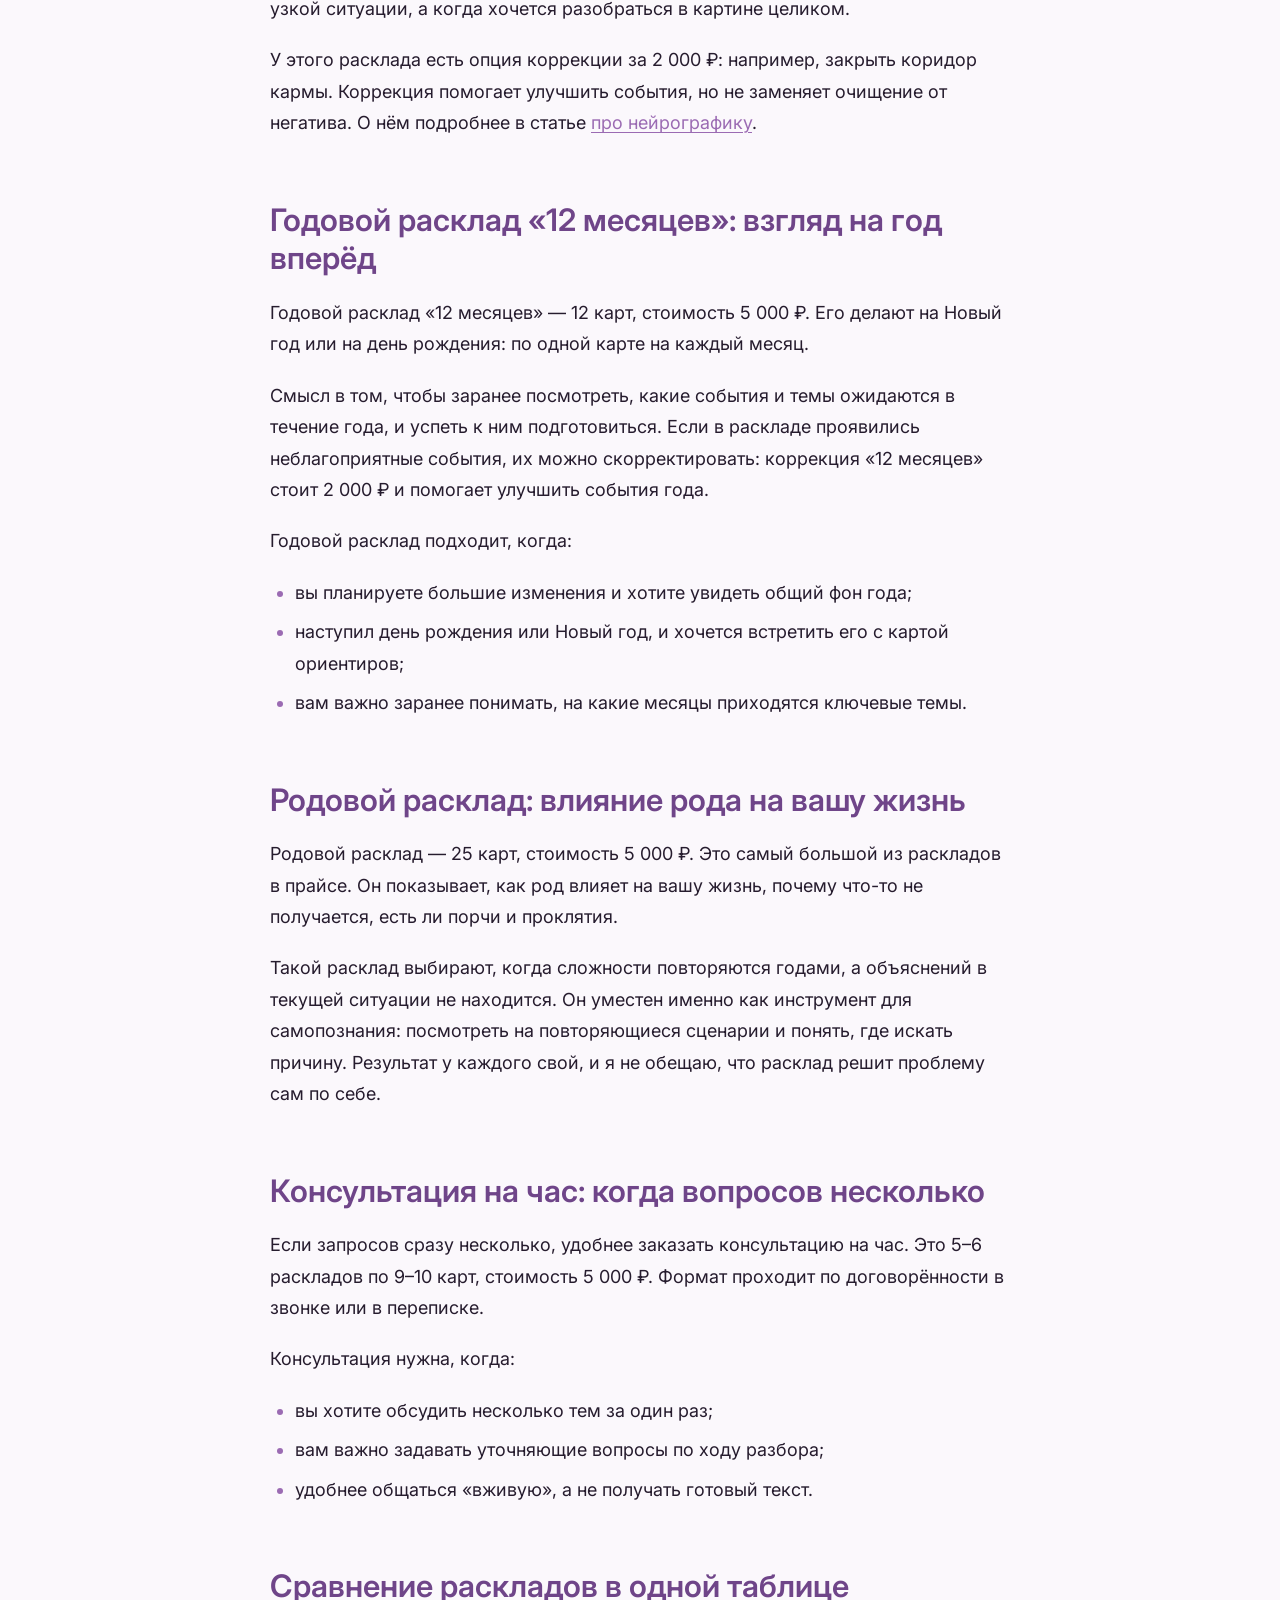
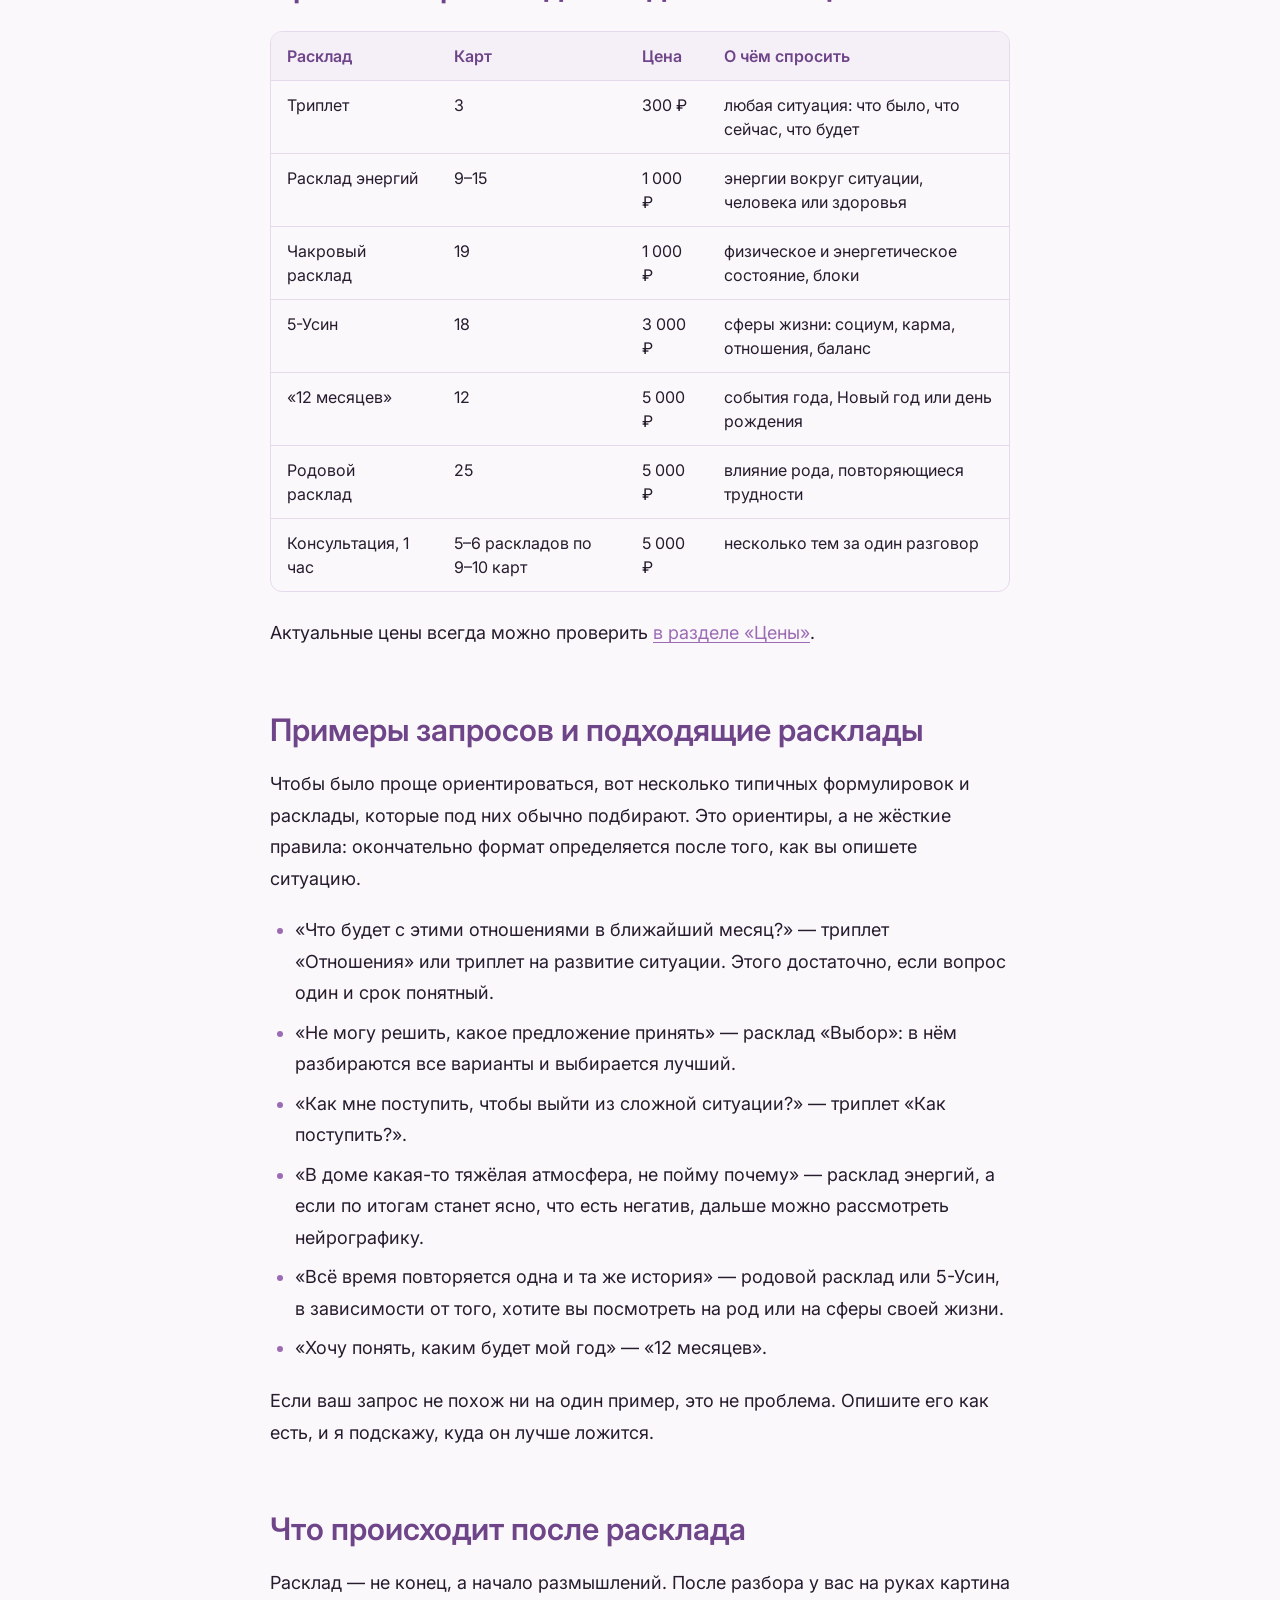
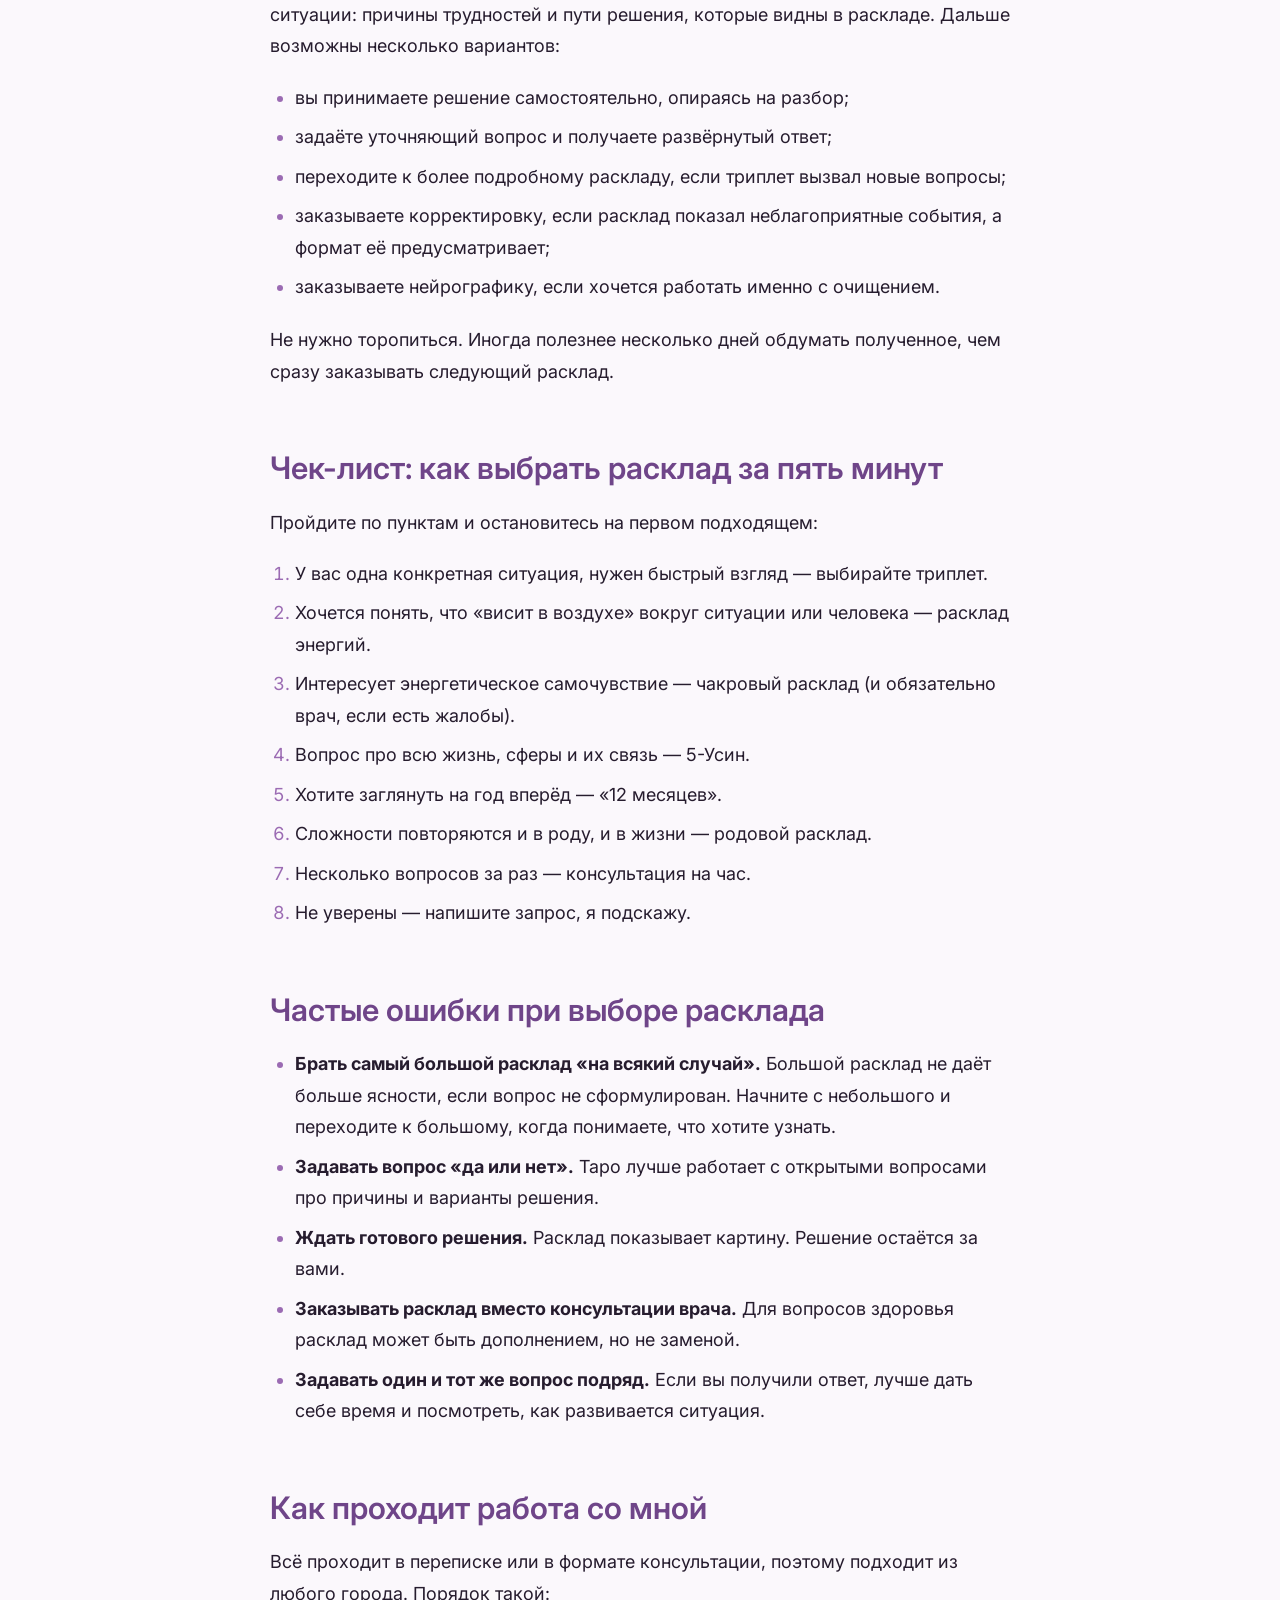
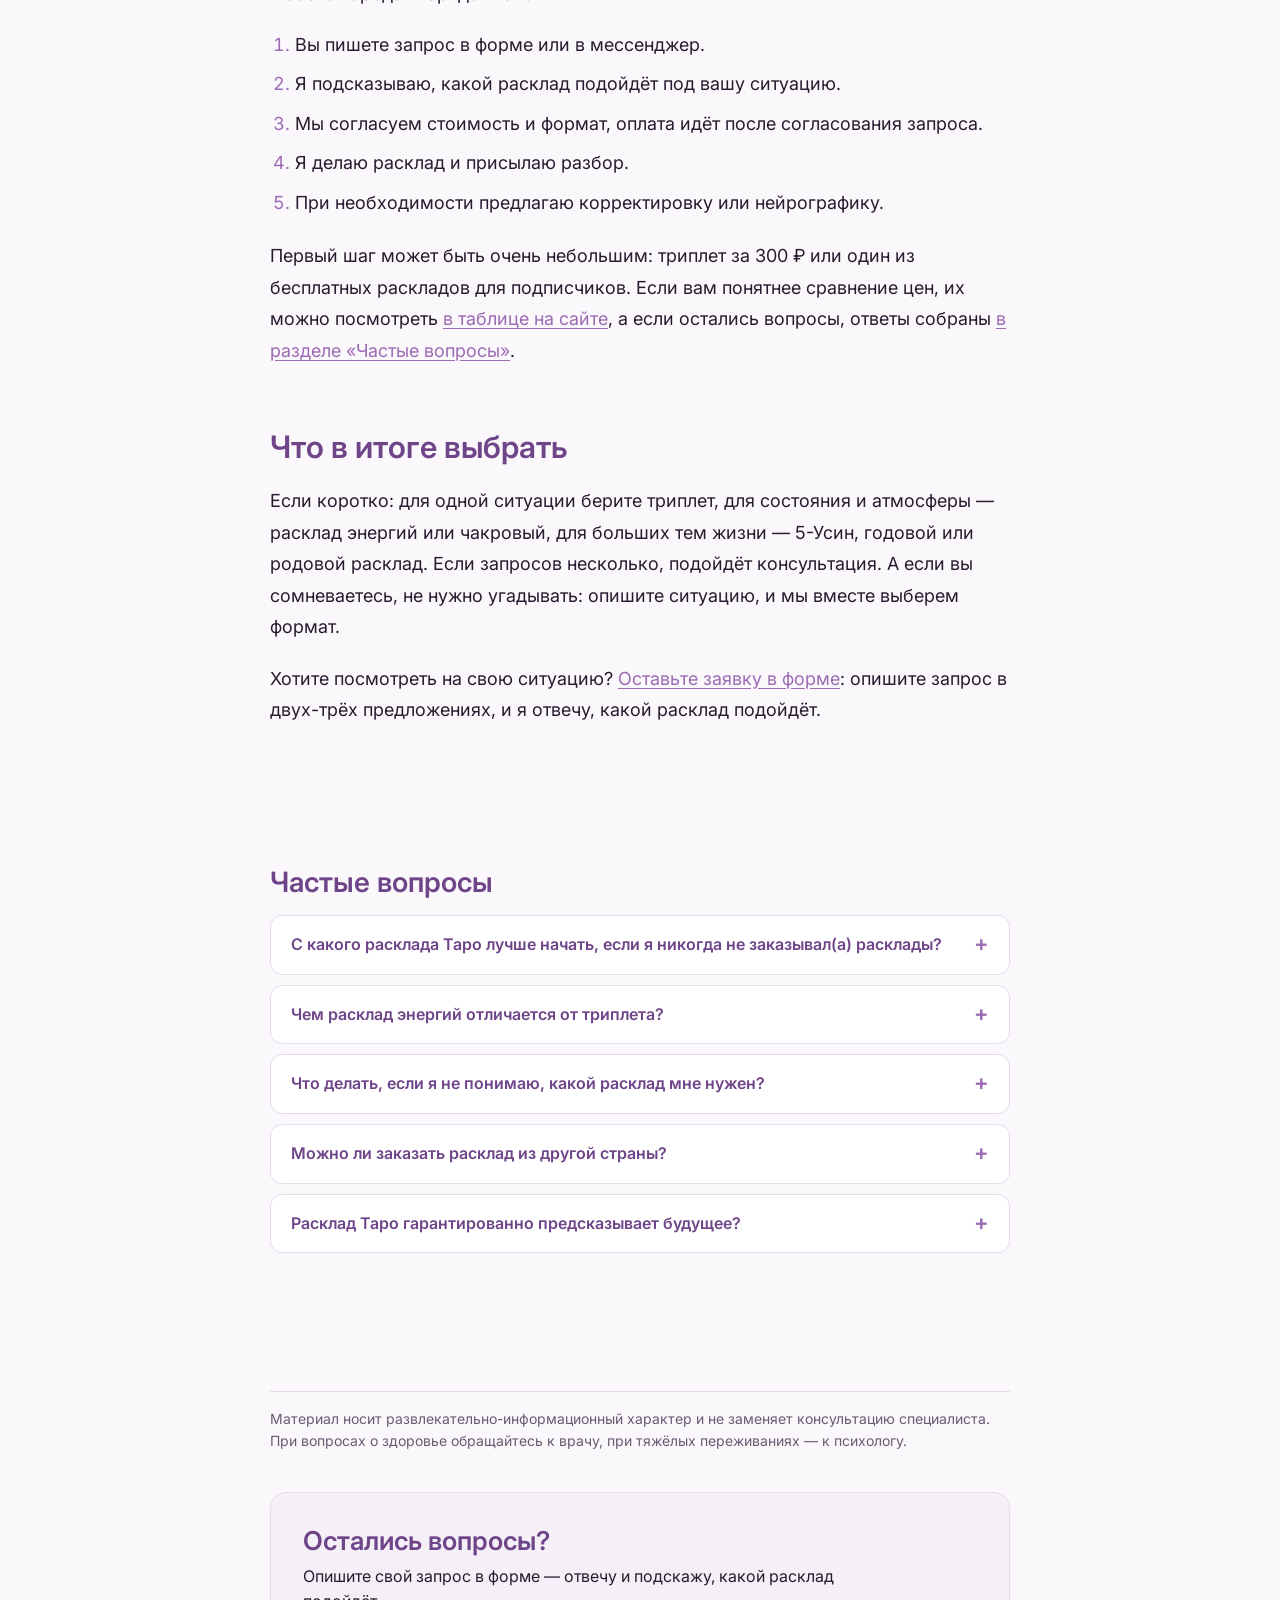
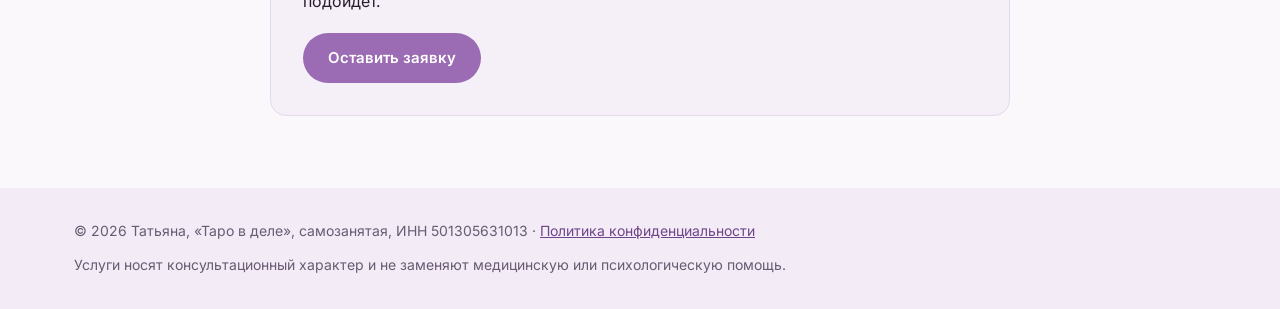
<file: blog/preview/ca97e0df8805/kakoy-rasklad-taro-vybrat/index.html>
<!DOCTYPE html>
<html lang="ru">
<head>
<meta charset="UTF-8">
<meta name="viewport" content="width=device-width, initial-scale=1.0">
<title>Какой расклад Таро выбрать: разбор по запросам</title>
<meta name="description" content="Триплет, расклад энергий, чакровый, 5-Усин, годовой, родовой: чем отличаются расклады Таро и какой подойдёт под вашу ситуацию. Подсказки и цены.">
<link rel="canonical" href="https://xn--80aegea9arpq.xn--p1ai/blog/kakoy-rasklad-taro-vybrat/">
<meta name="robots" content="noindex, nofollow">
<meta property="og:type" content="article">
<meta property="og:title" content="Какой расклад Таро выбрать: разбор по запросам">
<meta property="og:description" content="Триплет, расклад энергий, чакровый, 5-Усин, годовой, родовой: чем отличаются расклады Таро и какой подойдёт под вашу ситуацию. Подсказки и цены.">
<meta property="og:url" content="https://xn--80aegea9arpq.xn--p1ai/blog/kakoy-rasklad-taro-vybrat/">
<meta property="og:locale" content="ru_RU">

<link rel="alternate" type="application/rss+xml" title="Таро в деле — блог" href="https://xn--80aegea9arpq.xn--p1ai/feed.xml">

<link rel="preconnect" href="https://fonts.googleapis.com">
<link rel="preconnect" href="https://fonts.gstatic.com" crossorigin>
<link href="https://fonts.googleapis.com/css2?family=Playfair+Display:wght@500;600;700;800&family=Inter:wght@400;500;600;700;800&display=swap" rel="stylesheet">
<link rel="stylesheet" href="/styles.css">
<link rel="stylesheet" href="/blog/blog.css">
<link rel="stylesheet" href="/blog/blog.css">

</head>
<body class="b-page">
<header class="header" id="header">
  <div class="container header__inner">
    <a href="/#top" class="logo">Таро <span class="logo__suffix">в деле</span></a>
    <nav class="nav" id="nav">
      <a href="/#free">Бесплатно</a>
      <a href="/#services">Расклады</a>
      <a href="/#neuro">Нейрографика</a>
      <a href="/#pricing">Цены</a>
      <a href="/#reviews">Отзывы</a>
      <a href="/#faq">Вопросы</a>
      <a href="/#contacts">Контакты</a>
    <!-- BLOGNAV:START --><!-- BLOGNAV:END --></nav>
    <div class="header__actions">
      <a href="tel:+79263786242" class="header__phone">+7 (926) 378-62-42</a>
      <a href="/#form" class="btn btn--primary">Записаться</a>
      <button class="burger" id="burger" aria-label="Меню"><span></span><span></span><span></span></button>
    </div>
  </div>
</header>
<main class="blog">

<article class="b-article">
  <nav class="b-crumbs" aria-label="Хлебные крошки"><a href="/">Главная</a><span>/</span><a href="/blog/">Блог</a></nav>
  <div class="b-preview">Черновик статьи. Эта страница не индексируется и не видна в блоге.</div>
  <header class="b-head">
    <div class="b-meta"><span class="b-chip">Расклады Таро</span><time datetime="2026-11-18">18 ноября 2026</time><span>10 мин чтения</span></div>
    <h1>Какой расклад Таро выбрать под свой запрос</h1>
    <p class="b-lead">Триплет, расклад энергий, чакровый, 5-Усин, годовой, родовой: чем отличаются расклады Таро и какой подойдёт под вашу ситуацию. Подсказки и цены.</p>
    <p class="b-author">Автор: Татьяна, Практик Таро и нейрографики</p>
  </header>
  
  <nav class="b-toc" aria-label="Содержание"><strong>Содержание</strong><ol><li><a href="#s-chego-nachinaetsya-vybor-rasklada">С чего начинается выбор расклада</a></li><li><a href="#triplet-tri-karty-na-lyubuyu-situaciyu">Триплет: три карты на любую ситуацию</a></li><li><a href="#rasklad-energiy-kogda-vazhna-atmosfera-vokrug-situacii">Расклад энергий: когда важна атмосфера вокруг ситуации</a></li><li><a href="#chakrovyy-rasklad-fizicheskoe-i-energeticheskoe-sostoyanie">Чакровый расклад: физическое и энергетическое состояние</a></li><li><a href="#5-usin-bolshoy-rasklad-po-sferam-zhizni">5-Усин: большой расклад по сферам жизни</a></li><li><a href="#godovoy-rasklad-12-mesyacev-vzglyad-na-god-vpered">Годовой расклад «12 месяцев»: взгляд на год вперёд</a></li><li><a href="#rodovoy-rasklad-vliyanie-roda-na-vashu-zhizn">Родовой расклад: влияние рода на вашу жизнь</a></li><li><a href="#konsultaciya-na-chas-kogda-voprosov-neskolko">Консультация на час: когда вопросов несколько</a></li><li><a href="#sravnenie-raskladov-v-odnoy-tablice">Сравнение раскладов в одной таблице</a></li><li><a href="#primery-zaprosov-i-podhodyaschie-rasklady">Примеры запросов и подходящие расклады</a></li><li><a href="#chto-proishodit-posle-rasklada">Что происходит после расклада</a></li><li><a href="#chek-list-kak-vybrat-rasklad-za-pyat-minut">Чек-лист: как выбрать расклад за пять минут</a></li><li><a href="#chastye-oshibki-pri-vybore-rasklada">Частые ошибки при выборе расклада</a></li><li><a href="#kak-prohodit-rabota-so-mnoy">Как проходит работа со мной</a></li><li><a href="#chto-v-itoge-vybrat">Что в итоге выбрать</a></li></ol></nav>
  <div class="b-content"><p>Если вы впервые выбираете расклад Таро, список названий может сбить с толку: триплет, расклад энергий, чакровый, 5-Усин, «12 месяцев», родовой. Коротко: выбирать нужно не по названию, а по вопросу. Для быстрого взгляда на конкретную ситуацию берут триплет, для здоровья и состояния — чакровый или расклад энергий, для больших жизненных тем — 5-Усин, годовой или родовой расклад.</p>
<p>Ниже — разбор каждого расклада из моего прайса: сколько в нём карт, на какие вопросы он отвечает и в каких случаях его стоит заказывать. В конце — чек-лист, который поможет не ошибиться, и частые ошибки при выборе.</p>
<h2 id="s-chego-nachinaetsya-vybor-rasklada">С чего начинается выбор расклада</h2>
<p>Прямой ответ: выбор расклада определяет не количество карт, а то, что вы хотите узнать. Одна ситуация и один вопрос — хватит небольшого расклада. Несколько сфер жизни сразу или вопрос о причинах, которые тянутся годами, требуют большого расклада с большим числом карт.</p>
<p>Меня зовут Татьяна, я профессионально занимаюсь Таро и делаю диагностику жизненных сфер с помощью авторских раскладов. Моя задача не в том, чтобы просто предсказать будущее, а в том, чтобы помочь увидеть причины трудностей и найти пути решения. Поэтому перед любым раскладом я прошу сформулировать запрос и, если нужно, подсказываю, какой формат подойдёт лучше.</p>
<p>Хороший запрос выглядит так:</p>
<ul><li>описывает одну ситуацию или один вопрос, а не «всё сразу»;</li><li>содержит срок, на который вы смотрите: неделя, месяц, полгода;</li><li>звучит открыто: «как мне поступить», «что происходит между нами», а не «да или нет».</li></ul>
<p>Если с формулировкой трудно, это нормально. Опишите ситуацию своими словами, и вместе мы подберём формат.</p>
<h2 id="triplet-tri-karty-na-lyubuyu-situaciyu">Триплет: три карты на любую ситуацию</h2>
<p>Триплет — самый короткий расклад из тех, что я делаю: три карты, стоимость 300 ₽. Он подходит для просмотра любой ситуации и отвечает на вопрос «что было, что сейчас, что будет».</p>
<p>Триплет подойдёт, если:</p>
<ul><li>вы хотите быстро понять, куда движется конкретная ситуация;</li><li>вам нужно оценить отношения, рабочий вопрос или событие на ближайший срок;</li><li>вы пробуете Таро впервые и не хотите сразу заказывать большой разбор.</li></ul>
<p>Три карты не покажут всю картину жизни. Для одной ситуации и одного вопроса этого обычно достаточно, а если по итогам триплета возникнут новые вопросы, можно перейти к более подробному раскладу.</p>
<h3 id="besplatnye-triplety-dlya-podpischikov">Бесплатные триплеты для подписчиков</h3>
<p>Для подписчиков группы есть четыре бесплатных расклада:</p>
<ul><li>«Развитие ситуации» — прошлое, настоящее, будущее. Подходит для любой ситуации или события на срок: неделя, месяц, полгода;</li><li>триплет «Отношения» — мысли, чувства и действия человека по отношению к вам на загаданный срок;</li><li>триплет «Как поступить?» — как наладить отношения, получить повышение, помириться, выйти из сложной ситуации;</li><li>расклад «Выбор» — если вы сомневаетесь и не можете выбрать: разбираем все варианты и выбираем лучший.</li></ul>
<p>Это удобный способ познакомиться с моей работой без оплаты. Подробности и ссылка на канал в MAX — <a href="/#free">в блоке бесплатных раскладов</a>.</p>
<h2 id="rasklad-energiy-kogda-vazhna-atmosfera-vokrug-situacii">Расклад энергий: когда важна атмосфера вокруг ситуации</h2>
<p>Расклад энергий — это от 9 до 15 карт, стоимость 1 000 ₽. Он показывает энергии вокруг ситуации, человека или его здоровья и подбирается под ваш запрос.</p>
<p>Чем он отличается от триплета? Триплет отвечает на вопрос о развитии событий по времени. Расклад энергий описывает среду: что окружает ситуацию, что на неё влияет, какие силы в ней сейчас действуют. Поэтому его выбирают, когда вопрос звучит как «что вообще происходит» или «почему всё идёт так».</p>
<p>Примеры запросов, с которыми его заказывают:</p>
<ul><li>ощущение, что в доме или в отношениях что-то «не так», но непонятно что;</li><li>нужно понять, какие энергии окружают конкретного человека;</li><li>интересует общее энергетическое состояние в сфере здоровья.</li></ul>
<p>Количество карт (9–15) зависит от запроса. Если в запросе несколько граней, карт будет больше.</p>
<h2 id="chakrovyy-rasklad-fizicheskoe-i-energeticheskoe-sostoyanie">Чакровый расклад: физическое и энергетическое состояние</h2>
<p>Чакровый расклад — 19 карт, стоимость 1 000 ₽. Он смотрит физическое и энергетическое здоровье: где есть блоки и деструктив.</p>
<p>Важно сразу проговорить границы. Таро не ставит диагнозы и не заменяет врача. Чакровый расклад — это взгляд на энергетическое состояние, а не медицинское заключение. Если у вас есть жалобы на самочувствие, обращайтесь к врачу, а расклад рассматривайте как дополнение для самопознания.</p>
<p>Когда его выбирают:</p>
<ul><li>вы чувствуете упадок сил и хотите посмотреть на ситуацию с энергетической стороны;</li><li>есть ощущение внутренних блоков, которые мешают двигаться в работе или отношениях;</li><li>вы уже сделали другой расклад и хотите отдельно посмотреть состояние.</li></ul>
<h2 id="5-usin-bolshoy-rasklad-po-sferam-zhizni">5-Усин: большой расклад по сферам жизни</h2>
<p>5-Усин — 18 карт, стоимость 3 000 ₽. Это большой аналитический расклад по сферам жизни: социум, карма, отношения, баланс.</p>
<p>Его особенность в том, что он показывает связи между сферами. Бывает так: в одном месте жизни что-то «прилетает» за ошибку, допущенную в другом. 5-Усин помогает увидеть, почему это происходит. Поэтому его выбирают не для одной узкой ситуации, а когда хочется разобраться в картине целиком.</p>
<p>У этого расклада есть опция коррекции за 2 000 ₽: например, закрыть коридор кармы. Коррекция помогает улучшить события, но не заменяет очищение от негатива. О нём подробнее в статье <a href="/blog/neyrografika-ochishchenie-ot-negativa/">про нейрографику</a>.</p>
<h2 id="godovoy-rasklad-12-mesyacev-vzglyad-na-god-vpered">Годовой расклад «12 месяцев»: взгляд на год вперёд</h2>
<p>Годовой расклад «12 месяцев» — 12 карт, стоимость 5 000 ₽. Его делают на Новый год или на день рождения: по одной карте на каждый месяц.</p>
<p>Смысл в том, чтобы заранее посмотреть, какие события и темы ожидаются в течение года, и успеть к ним подготовиться. Если в раскладе проявились неблагоприятные события, их можно скорректировать: коррекция «12 месяцев» стоит 2 000 ₽ и помогает улучшить события года.</p>
<p>Годовой расклад подходит, когда:</p>
<ul><li>вы планируете большие изменения и хотите увидеть общий фон года;</li><li>наступил день рождения или Новый год, и хочется встретить его с картой ориентиров;</li><li>вам важно заранее понимать, на какие месяцы приходятся ключевые темы.</li></ul>
<h2 id="rodovoy-rasklad-vliyanie-roda-na-vashu-zhizn">Родовой расклад: влияние рода на вашу жизнь</h2>
<p>Родовой расклад — 25 карт, стоимость 5 000 ₽. Это самый большой из раскладов в прайсе. Он показывает, как род влияет на вашу жизнь, почему что-то не получается, есть ли порчи и проклятия.</p>
<p>Такой расклад выбирают, когда сложности повторяются годами, а объяснений в текущей ситуации не находится. Он уместен именно как инструмент для самопознания: посмотреть на повторяющиеся сценарии и понять, где искать причину. Результат у каждого свой, и я не обещаю, что расклад решит проблему сам по себе.</p>
<h2 id="konsultaciya-na-chas-kogda-voprosov-neskolko">Консультация на час: когда вопросов несколько</h2>
<p>Если запросов сразу несколько, удобнее заказать консультацию на час. Это 5–6 раскладов по 9–10 карт, стоимость 5 000 ₽. Формат проходит по договорённости в звонке или в переписке.</p>
<p>Консультация нужна, когда:</p>
<ul><li>вы хотите обсудить несколько тем за один раз;</li><li>вам важно задавать уточняющие вопросы по ходу разбора;</li><li>удобнее общаться «вживую», а не получать готовый текст.</li></ul>
<h2 id="sravnenie-raskladov-v-odnoy-tablice">Сравнение раскладов в одной таблице</h2>
<div class="b-table"><table><thead><tr><th>Расклад</th><th>Карт</th><th>Цена</th><th>О чём спросить</th></tr></thead><tbody><tr><td>Триплет</td><td>3</td><td>300 ₽</td><td>любая ситуация: что было, что сейчас, что будет</td></tr><tr><td>Расклад энергий</td><td>9–15</td><td>1 000 ₽</td><td>энергии вокруг ситуации, человека или здоровья</td></tr><tr><td>Чакровый расклад</td><td>19</td><td>1 000 ₽</td><td>физическое и энергетическое состояние, блоки</td></tr><tr><td>5-Усин</td><td>18</td><td>3 000 ₽</td><td>сферы жизни: социум, карма, отношения, баланс</td></tr><tr><td>«12 месяцев»</td><td>12</td><td>5 000 ₽</td><td>события года, Новый год или день рождения</td></tr><tr><td>Родовой расклад</td><td>25</td><td>5 000 ₽</td><td>влияние рода, повторяющиеся трудности</td></tr><tr><td>Консультация, 1 час</td><td>5–6 раскладов по 9–10 карт</td><td>5 000 ₽</td><td>несколько тем за один разговор</td></tr></tbody></table></div>
<p>Актуальные цены всегда можно проверить <a href="/#pricing">в разделе «Цены»</a>.</p>
<h2 id="primery-zaprosov-i-podhodyaschie-rasklady">Примеры запросов и подходящие расклады</h2>
<p>Чтобы было проще ориентироваться, вот несколько типичных формулировок и расклады, которые под них обычно подбирают. Это ориентиры, а не жёсткие правила: окончательно формат определяется после того, как вы опишете ситуацию.</p>
<ul><li>«Что будет с этими отношениями в ближайший месяц?» — триплет «Отношения» или триплет на развитие ситуации. Этого достаточно, если вопрос один и срок понятный.</li><li>«Не могу решить, какое предложение принять» — расклад «Выбор»: в нём разбираются все варианты и выбирается лучший.</li><li>«Как мне поступить, чтобы выйти из сложной ситуации?» — триплет «Как поступить?».</li><li>«В доме какая-то тяжёлая атмосфера, не пойму почему» — расклад энергий, а если по итогам станет ясно, что есть негатив, дальше можно рассмотреть нейрографику.</li><li>«Всё время повторяется одна и та же история» — родовой расклад или 5-Усин, в зависимости от того, хотите вы посмотреть на род или на сферы своей жизни.</li><li>«Хочу понять, каким будет мой год» — «12 месяцев».</li></ul>
<p>Если ваш запрос не похож ни на один пример, это не проблема. Опишите его как есть, и я подскажу, куда он лучше ложится.</p>
<h2 id="chto-proishodit-posle-rasklada">Что происходит после расклада</h2>
<p>Расклад — не конец, а начало размышлений. После разбора у вас на руках картина ситуации: причины трудностей и пути решения, которые видны в раскладе. Дальше возможны несколько вариантов:</p>
<ul><li>вы принимаете решение самостоятельно, опираясь на разбор;</li><li>задаёте уточняющий вопрос и получаете развёрнутый ответ;</li><li>переходите к более подробному раскладу, если триплет вызвал новые вопросы;</li><li>заказываете корректировку, если расклад показал неблагоприятные события, а формат её предусматривает;</li><li>заказываете нейрографику, если хочется работать именно с очищением.</li></ul>
<p>Не нужно торопиться. Иногда полезнее несколько дней обдумать полученное, чем сразу заказывать следующий расклад.</p>
<h2 id="chek-list-kak-vybrat-rasklad-za-pyat-minut">Чек-лист: как выбрать расклад за пять минут</h2>
<p>Пройдите по пунктам и остановитесь на первом подходящем:</p>
<ol><li>У вас одна конкретная ситуация, нужен быстрый взгляд — выбирайте триплет.</li><li>Хочется понять, что «висит в воздухе» вокруг ситуации или человека — расклад энергий.</li><li>Интересует энергетическое самочувствие — чакровый расклад (и обязательно врач, если есть жалобы).</li><li>Вопрос про всю жизнь, сферы и их связь — 5-Усин.</li><li>Хотите заглянуть на год вперёд — «12 месяцев».</li><li>Сложности повторяются и в роду, и в жизни — родовой расклад.</li><li>Несколько вопросов за раз — консультация на час.</li><li>Не уверены — напишите запрос, я подскажу.</li></ol>
<h2 id="chastye-oshibki-pri-vybore-rasklada">Частые ошибки при выборе расклада</h2>
<ul><li><strong>Брать самый большой расклад «на всякий случай».</strong> Большой расклад не даёт больше ясности, если вопрос не сформулирован. Начните с небольшого и переходите к большому, когда понимаете, что хотите узнать.</li><li><strong>Задавать вопрос «да или нет».</strong> Таро лучше работает с открытыми вопросами про причины и варианты решения.</li><li><strong>Ждать готового решения.</strong> Расклад показывает картину. Решение остаётся за вами.</li><li><strong>Заказывать расклад вместо консультации врача.</strong> Для вопросов здоровья расклад может быть дополнением, но не заменой.</li><li><strong>Задавать один и тот же вопрос подряд.</strong> Если вы получили ответ, лучше дать себе время и посмотреть, как развивается ситуация.</li></ul>
<h2 id="kak-prohodit-rabota-so-mnoy">Как проходит работа со мной</h2>
<p>Всё проходит в переписке или в формате консультации, поэтому подходит из любого города. Порядок такой:</p>
<ol><li>Вы пишете запрос в форме или в мессенджер.</li><li>Я подсказываю, какой расклад подойдёт под вашу ситуацию.</li><li>Мы согласуем стоимость и формат, оплата идёт после согласования запроса.</li><li>Я делаю расклад и присылаю разбор.</li><li>При необходимости предлагаю корректировку или нейрографику.</li></ol>
<p>Первый шаг может быть очень небольшим: триплет за 300 ₽ или один из бесплатных раскладов для подписчиков. Если вам понятнее сравнение цен, их можно посмотреть <a href="/#pricing">в таблице на сайте</a>, а если остались вопросы, ответы собраны <a href="/#faq">в разделе «Частые вопросы»</a>.</p>
<h2 id="chto-v-itoge-vybrat">Что в итоге выбрать</h2>
<p>Если коротко: для одной ситуации берите триплет, для состояния и атмосферы — расклад энергий или чакровый, для больших тем жизни — 5-Усин, годовой или родовой расклад. Если запросов несколько, подойдёт консультация. А если вы сомневаетесь, не нужно угадывать: опишите ситуацию, и мы вместе выберем формат.</p>
<p>Хотите посмотреть на свою ситуацию? <a href="/#form">Оставьте заявку в форме</a>: опишите запрос в двух-трёх предложениях, и я отвечу, какой расклад подойдёт.</p></div>
  <section class="b-faq"><h2>Частые вопросы</h2><details><summary>С какого расклада Таро лучше начать, если я никогда не заказывал(а) расклады?</summary><p>Самый простой вход — триплет из трёх карт. Он подходит для любой ситуации и стоит 300 ₽. Подписчики группы могут получить один из бесплатных раскладов и познакомиться с моей работой, прежде чем заказывать платный разбор.</p></details><details><summary>Чем расклад энергий отличается от триплета?</summary><p>Триплет — три карты, быстрый взгляд на ситуацию: что было, что сейчас, что будет. Расклад энергий — от 9 до 15 карт, он подбирается под запрос и показывает энергии вокруг ситуации, человека или его здоровья. Цена — 1 000 ₽.</p></details><details><summary>Что делать, если я не понимаю, какой расклад мне нужен?</summary><p>Напишите свой запрос в форме или в мессенджер своими словами. Я подскажу, какой расклад подойдёт, и согласую стоимость до оплаты. Платить за расклад нужно только после согласования запроса.</p></details><details><summary>Можно ли заказать расклад из другой страны?</summary><p>Да. Я работаю полностью онлайн, расклады можно заказать из любого города и любой страны. Разбор приходит в переписке, а консультация на час проходит по договорённости в звонке или переписке.</p></details><details><summary>Расклад Таро гарантированно предсказывает будущее?</summary><p>Нет, гарантий я не даю. Расклад помогает посмотреть на ситуацию, увидеть причины трудностей и варианты решения. Решения вы принимаете сами, а расклад не заменяет врача, юриста или психолога.</p></details></section>
  <p class="b-disclaimer">Материал носит развлекательно-информационный характер и не заменяет консультацию специалиста. При вопросах о здоровье обращайтесь к врачу, при тяжёлых переживаниях — к психологу.</p>
  <aside class="b-cta"><h2>Остались вопросы?</h2><p>Опишите свой запрос в форме — отвечу и подскажу, какой расклад подойдёт.</p><a class="btn btn--primary b-cta__btn" href="/#form">Оставить заявку</a></aside>
</article>

</main>
<footer class="footer">
  <div class="container footer__inner">
    <span>© <span id="year"></span> Татьяна, «Таро в деле», самозанятая, ИНН 501305631013 · <a href="/privacy.html">Политика конфиденциальности</a></span>
    <span class="footer__note">Услуги носят консультационный характер и не заменяют медицинскую или психологическую помощь.</span>
  </div>
</footer>
<script src="/script.js" defer></script>

</body>
</html>
</file>
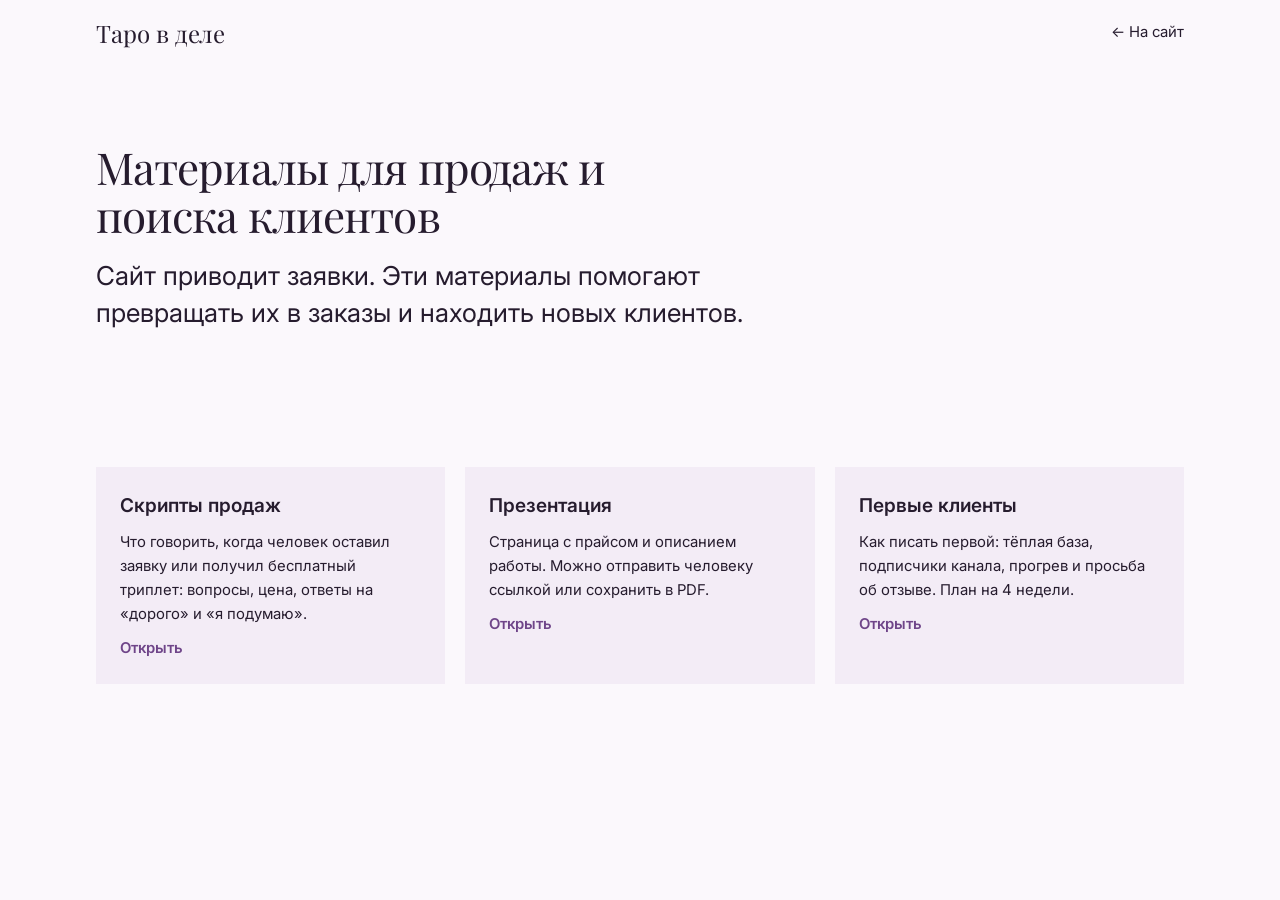
<file: materials.html>
<!doctype html>
<html lang="ru">
<head>
<meta charset="utf-8">
<meta name="viewport" content="width=device-width, initial-scale=1">
<title>Материалы — Таро в деле</title>
<meta name="description" content="Материалы для продаж и поиска клиентов: скрипты, презентация, аутрич.">
<meta name="robots" content="noindex, nofollow">
<meta name="theme-color" content="#fbf8fc">
<link rel="preconnect" href="https://fonts.googleapis.com">
<link rel="preconnect" href="https://fonts.gstatic.com" crossorigin>
<link href="https://fonts.googleapis.com/css2?family=Playfair+Display:wght@500;600&family=Inter:wght@400;500;600&display=swap" rel="stylesheet">
<link rel="stylesheet" href="materials.css">
</head>
<body>
<header class="bar"><div class="bar__in">
  <a class="logo" href="index.html" aria-label="Таро в деле, на главную"><span>Таро в деле</span></a>
  <nav class="bar__nav" aria-label="Материалы">
    <a href="index.html">← На сайт</a>
  </nav>
</div></header>
<main>
<section class="dhero"><div class="wrap"><h1>Материалы для продаж и поиска клиентов</h1><p class="lead">Сайт приводит заявки. Эти материалы помогают превращать их в заказы и находить новых клиентов.</p></div></section>
<section class="sec"><div class="wrap"><div class="hub">
<a class="card" href="scripts.html"><h3>Скрипты продаж</h3><p>Что говорить, когда человек оставил заявку или получил бесплатный триплет: вопросы, цена, ответы на «дорого» и «я подумаю».</p><p class="go">Открыть</p></a>
<a class="card" href="presentation.html"><h3>Презентация</h3><p>Страница с прайсом и описанием работы. Можно отправить человеку ссылкой или сохранить в PDF.</p><p class="go">Открыть</p></a>
<a class="card" href="outreach.html"><h3>Первые клиенты</h3><p>Как писать первой: тёплая база, подписчики канала, прогрев и просьба об отзыве. План на 4 недели.</p><p class="go">Открыть</p></a>
</div></div></section>
</main>
</body>
</html>
</file>
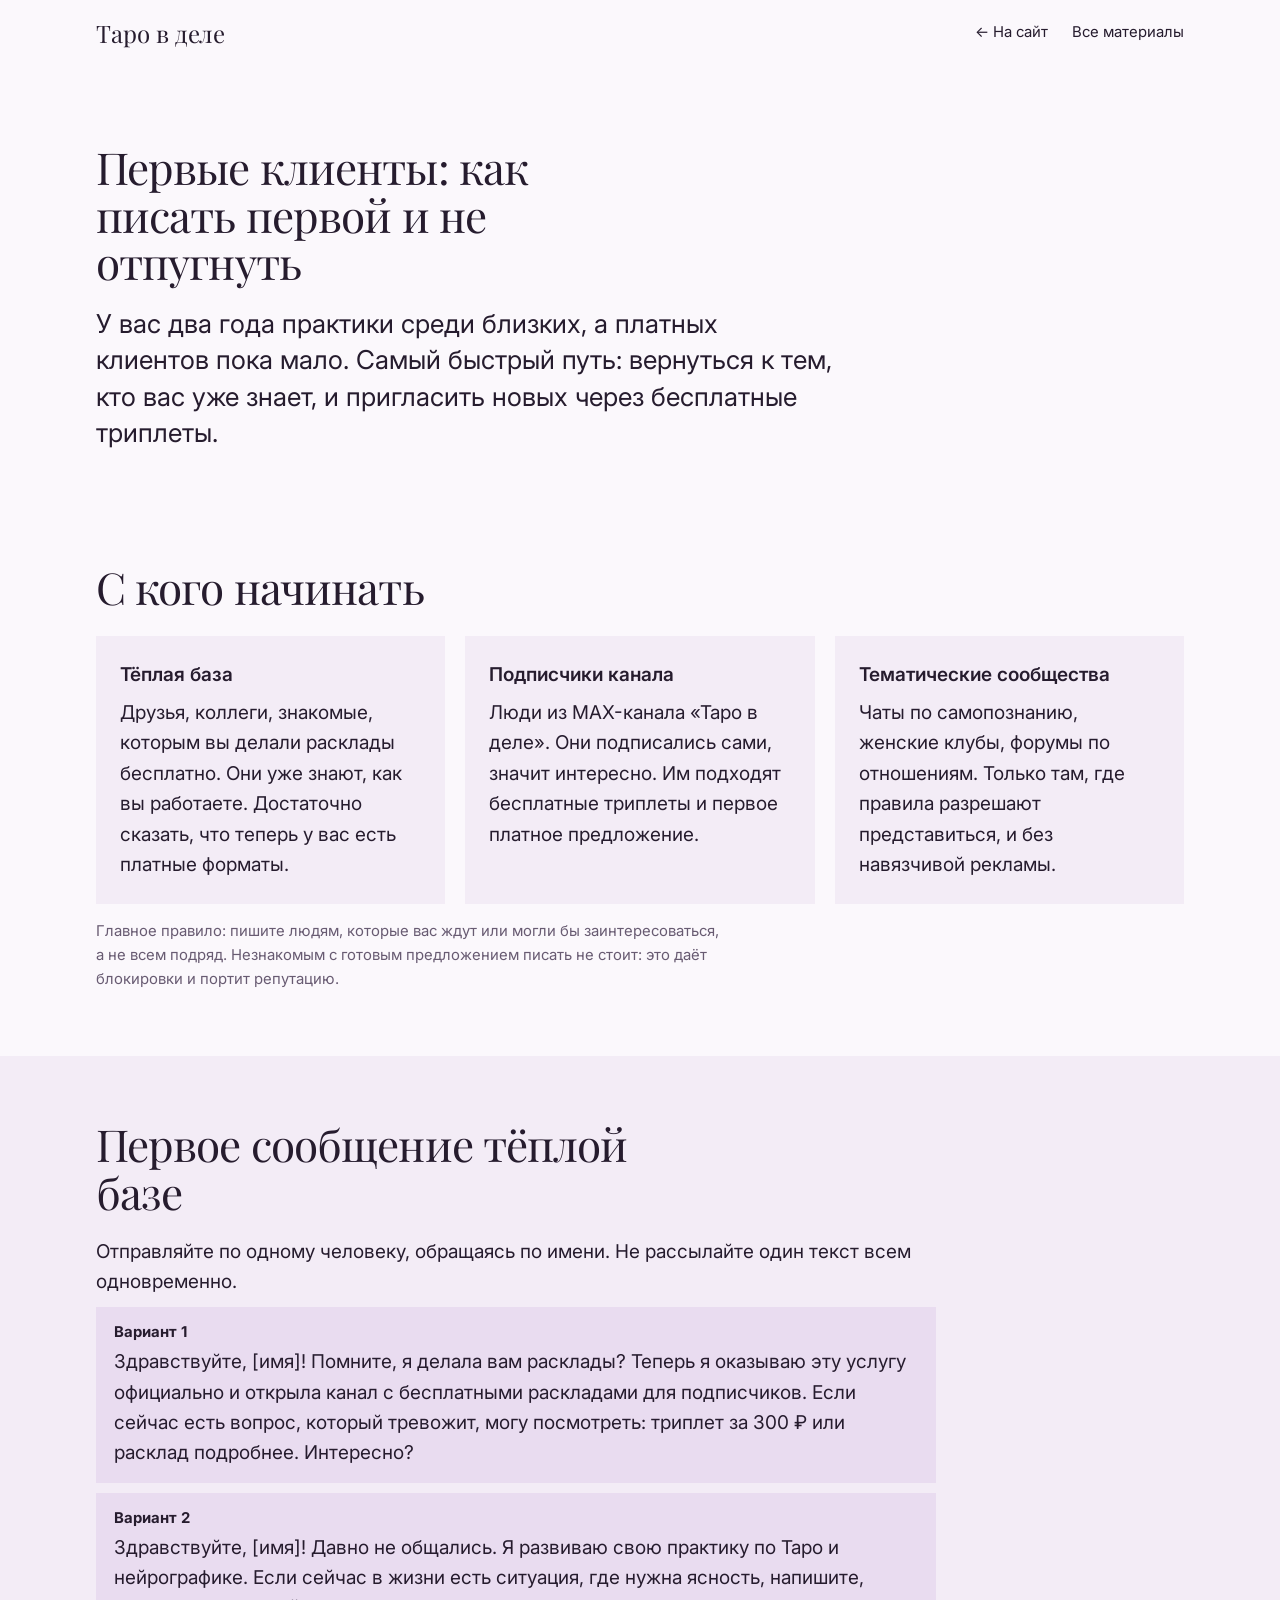
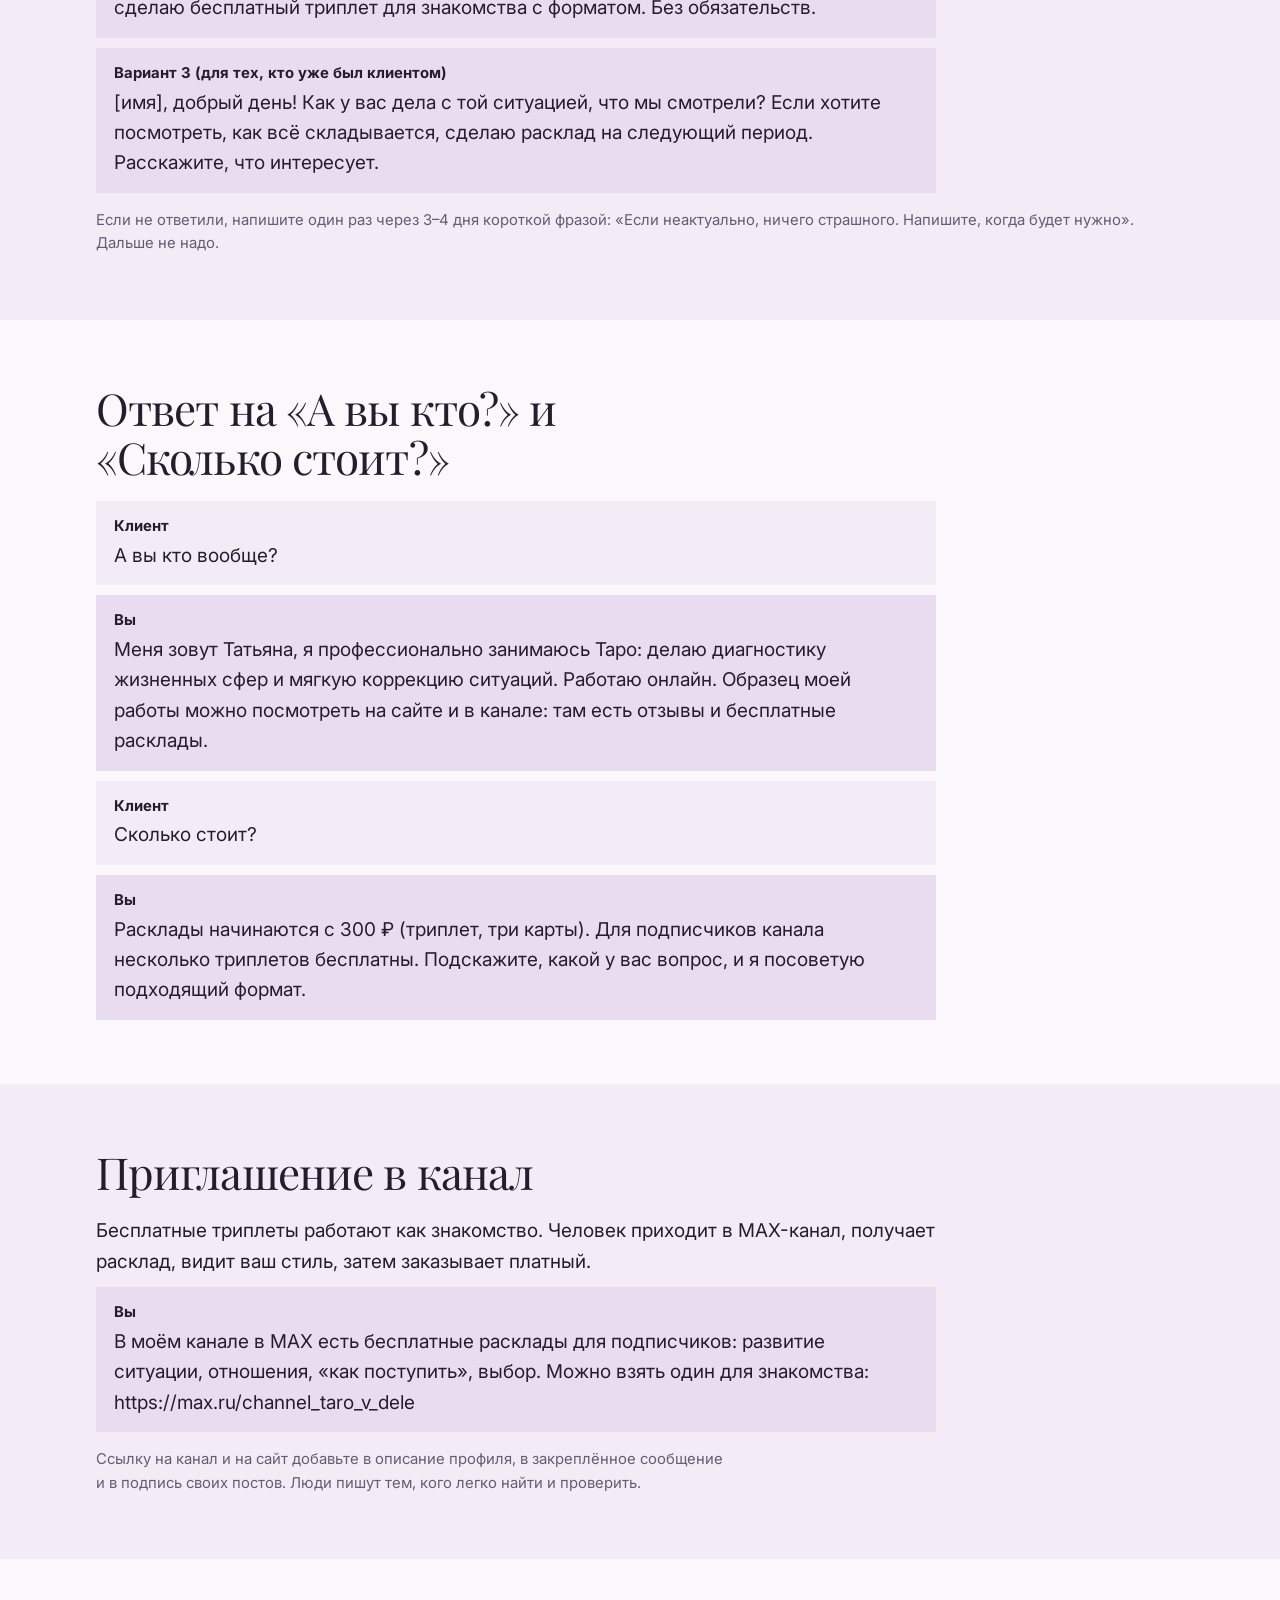
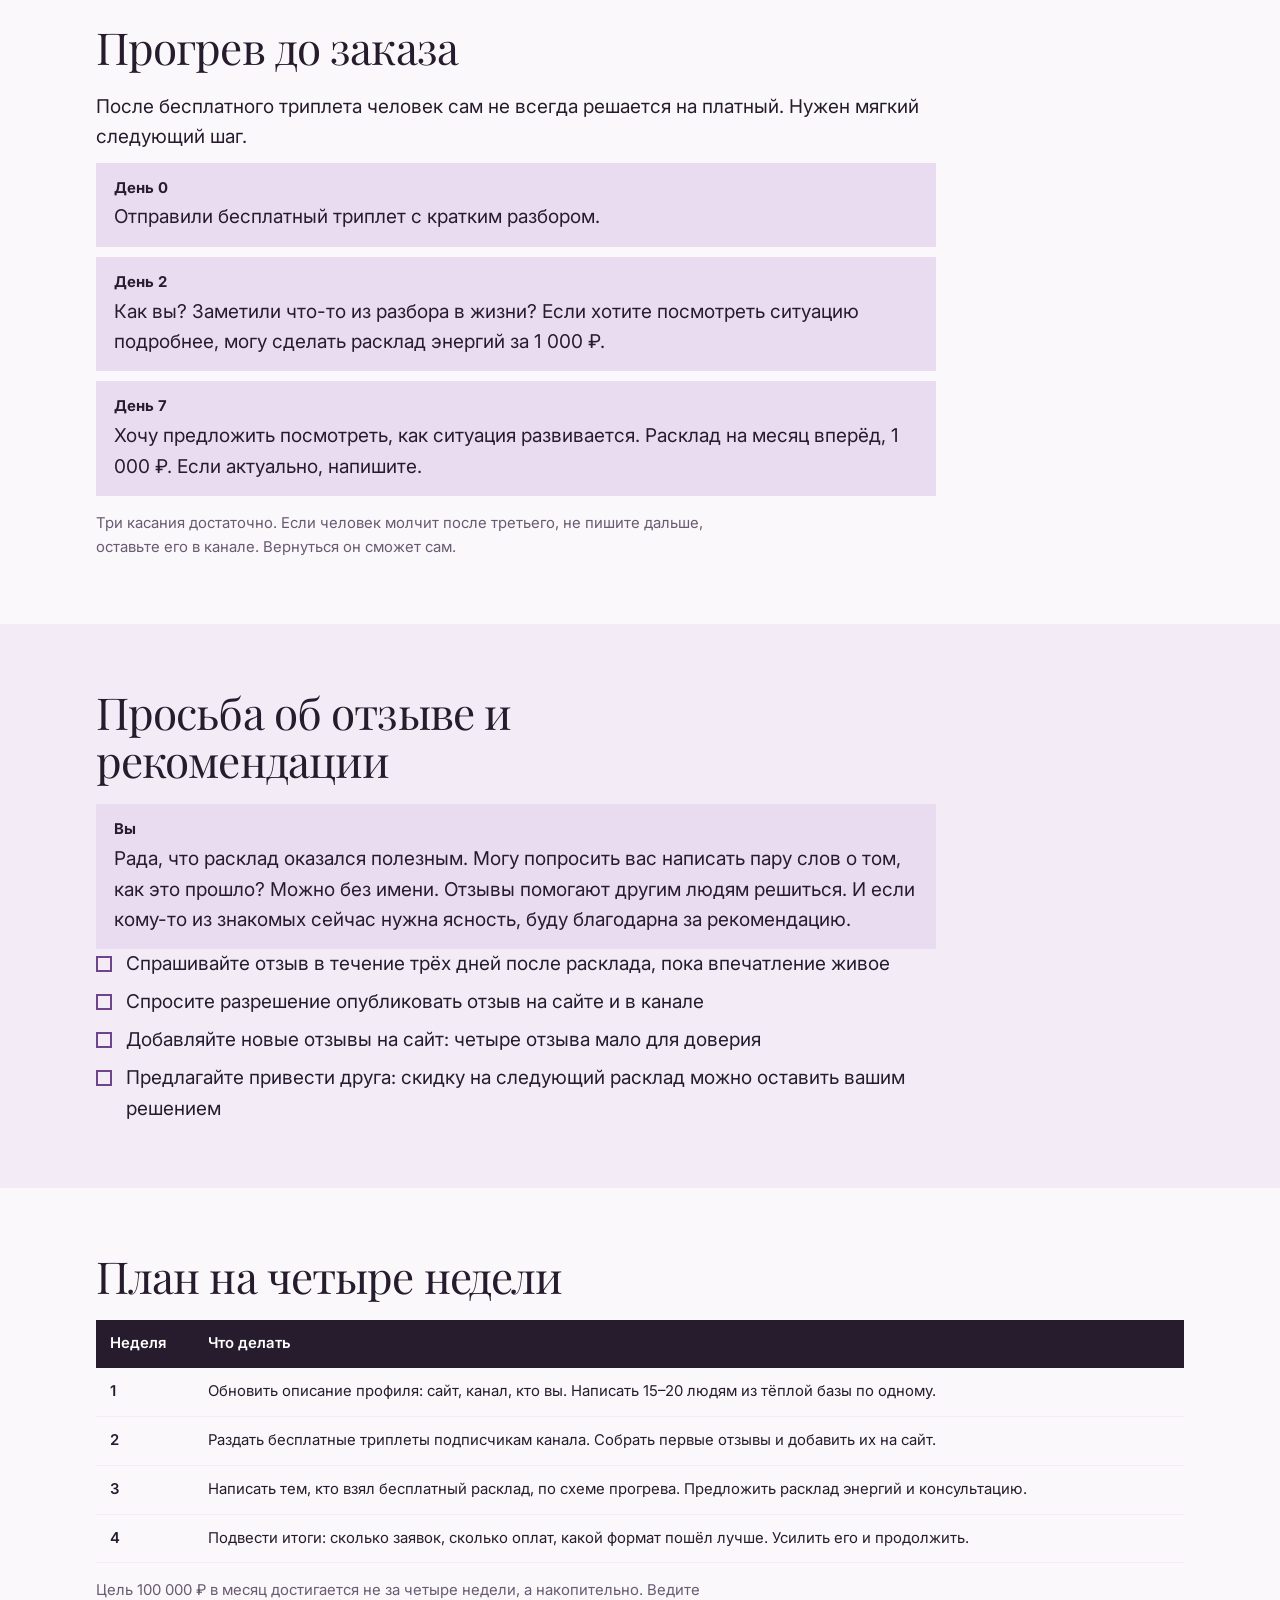
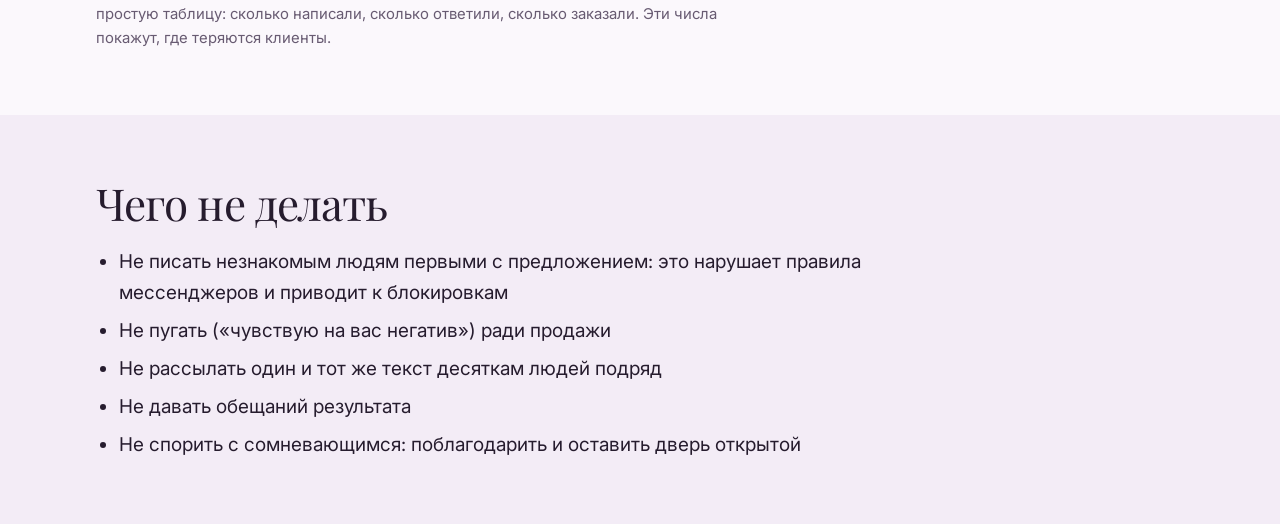
<file: outreach.html>
<!doctype html>
<html lang="ru">
<head>
<meta charset="utf-8">
<meta name="viewport" content="width=device-width, initial-scale=1">
<title>Первые клиенты: аутрич — Таро в деле</title>
<meta name="description" content="Как писать первой: тёплая база, подписчики канала, тематические сообщества. Первое сообщение, ответ на «а вы кто», прогрев, просьба об отзыве.">
<meta name="robots" content="noindex, nofollow">
<meta name="theme-color" content="#fbf8fc">
<link rel="preconnect" href="https://fonts.googleapis.com">
<link rel="preconnect" href="https://fonts.gstatic.com" crossorigin>
<link href="https://fonts.googleapis.com/css2?family=Playfair+Display:wght@500;600&family=Inter:wght@400;500;600&display=swap" rel="stylesheet">
<link rel="stylesheet" href="materials.css">
</head>
<body>
<header class="bar"><div class="bar__in">
  <a class="logo" href="index.html" aria-label="Таро в деле, на главную"><span>Таро в деле</span></a>
  <nav class="bar__nav" aria-label="Материалы">
    <a href="index.html">← На сайт</a>
    <a href="materials.html">Все материалы</a>
  </nav>
</div></header>
<main>
<section class="dhero"><div class="wrap"><h1>Первые клиенты: как писать первой и не отпугнуть</h1><p class="lead">У вас два года практики среди близких, а платных клиентов пока мало. Самый быстрый путь: вернуться к тем, кто вас уже знает, и пригласить новых через бесплатные триплеты.</p></div></section>

<section class="sec"><div class="wrap"><h2>С кого начинать</h2><div class="grid3">
<div class="card"><h3>Тёплая база</h3><p>Друзья, коллеги, знакомые, которым вы делали расклады бесплатно. Они уже знают, как вы работаете. Достаточно сказать, что теперь у вас есть платные форматы.</p></div>
<div class="card"><h3>Подписчики канала</h3><p>Люди из MAX-канала «Таро в деле». Они подписались сами, значит интересно. Им подходят бесплатные триплеты и первое платное предложение.</p></div>
<div class="card"><h3>Тематические сообщества</h3><p>Чаты по самопознанию, женские клубы, форумы по отношениям. Только там, где правила разрешают представиться, и без навязчивой рекламы.</p></div>
</div>
<p class="note">Главное правило: пишите людям, которые вас ждут или могли бы заинтересоваться, а не всем подряд. Незнакомым с готовым предложением писать не стоит: это даёт блокировки и портит репутацию.</p></div></section>

<section class="sec alt"><div class="wrap"><h2>Первое сообщение тёплой базе</h2>
<p>Отправляйте по одному человеку, обращаясь по имени. Не рассылайте один текст всем одновременно.</p>
<div class="say say--you"><b>Вариант 1</b>Здравствуйте, [имя]! Помните, я делала вам расклады? Теперь я оказываю эту услугу официально и открыла канал с бесплатными раскладами для подписчиков. Если сейчас есть вопрос, который тревожит, могу посмотреть: триплет за 300 ₽ или расклад подробнее. Интересно?</div>
<div class="say say--you"><b>Вариант 2</b>Здравствуйте, [имя]! Давно не общались. Я развиваю свою практику по Таро и нейрографике. Если сейчас в жизни есть ситуация, где нужна ясность, напишите, сделаю бесплатный триплет для знакомства с форматом. Без обязательств.</div>
<div class="say say--you"><b>Вариант 3 (для тех, кто уже был клиентом)</b>[имя], добрый день! Как у вас дела с той ситуацией, что мы смотрели? Если хотите посмотреть, как всё складывается, сделаю расклад на следующий период. Расскажите, что интересует.</div>
<div class="note">Если не ответили, напишите один раз через 3–4 дня короткой фразой: «Если неактуально, ничего страшного. Напишите, когда будет нужно». Дальше не надо.</div></div></section>

<section class="sec"><div class="wrap"><h2>Ответ на «А вы кто?» и «Сколько стоит?»</h2>
<div class="say say--client"><b>Клиент</b>А вы кто вообще?</div>
<div class="say say--you"><b>Вы</b>Меня зовут Татьяна, я профессионально занимаюсь Таро: делаю диагностику жизненных сфер и мягкую коррекцию ситуаций. Работаю онлайн. Образец моей работы можно посмотреть на сайте и в канале: там есть отзывы и бесплатные расклады.</div>
<div class="say say--client"><b>Клиент</b>Сколько стоит?</div>
<div class="say say--you"><b>Вы</b>Расклады начинаются с 300 ₽ (триплет, три карты). Для подписчиков канала несколько триплетов бесплатны. Подскажите, какой у вас вопрос, и я посоветую подходящий формат.</div></div></section>

<section class="sec alt"><div class="wrap"><h2>Приглашение в канал</h2>
<p>Бесплатные триплеты работают как знакомство. Человек приходит в MAX-канал, получает расклад, видит ваш стиль, затем заказывает платный.</p>
<div class="say say--you"><b>Вы</b>В моём канале в MAX есть бесплатные расклады для подписчиков: развитие ситуации, отношения, «как поступить», выбор. Можно взять один для знакомства: https://max.ru/channel_taro_v_dele</div>
<p class="note">Ссылку на канал и на сайт добавьте в описание профиля, в закреплённое сообщение и в подпись своих постов. Люди пишут тем, кого легко найти и проверить.</p></div></section>

<section class="sec"><div class="wrap"><h2>Прогрев до заказа</h2>
<p>После бесплатного триплета человек сам не всегда решается на платный. Нужен мягкий следующий шаг.</p>
<div class="say say--you"><b>День 0</b>Отправили бесплатный триплет с кратким разбором.</div>
<div class="say say--you"><b>День 2</b>Как вы? Заметили что-то из разбора в жизни? Если хотите посмотреть ситуацию подробнее, могу сделать расклад энергий за 1 000 ₽.</div>
<div class="say say--you"><b>День 7</b>Хочу предложить посмотреть, как ситуация развивается. Расклад на месяц вперёд, 1 000 ₽. Если актуально, напишите.</div>
<p class="note">Три касания достаточно. Если человек молчит после третьего, не пишите дальше, оставьте его в канале. Вернуться он сможет сам.</p></div></section>

<section class="sec alt"><div class="wrap"><h2>Просьба об отзыве и рекомендации</h2>
<div class="say say--you"><b>Вы</b>Рада, что расклад оказался полезным. Могу попросить вас написать пару слов о том, как это прошло? Можно без имени. Отзывы помогают другим людям решиться. И если кому-то из знакомых сейчас нужна ясность, буду благодарна за рекомендацию.</div>
<ul class="checklist"><li>Спрашивайте отзыв в течение трёх дней после расклада, пока впечатление живое</li><li>Спросите разрешение опубликовать отзыв на сайте и в канале</li><li>Добавляйте новые отзывы на сайт: четыре отзыва мало для доверия</li><li>Предлагайте привести друга: скидку на следующий расклад можно оставить вашим решением</li></ul></div></section>

<section class="sec"><div class="wrap"><h2>План на четыре недели</h2>
<table><thead><tr><th>Неделя</th><th>Что делать</th></tr></thead><tbody>
<tr><td>1</td><td data-label="Что делать">Обновить описание профиля: сайт, канал, кто вы. Написать 15–20 людям из тёплой базы по одному.</td></tr>
<tr><td>2</td><td data-label="Что делать">Раздать бесплатные триплеты подписчикам канала. Собрать первые отзывы и добавить их на сайт.</td></tr>
<tr><td>3</td><td data-label="Что делать">Написать тем, кто взял бесплатный расклад, по схеме прогрева. Предложить расклад энергий и консультацию.</td></tr>
<tr><td>4</td><td data-label="Что делать">Подвести итоги: сколько заявок, сколько оплат, какой формат пошёл лучше. Усилить его и продолжить.</td></tr>
</tbody></table>
<p class="note">Цель 100 000 ₽ в месяц достигается не за четыре недели, а накопительно. Ведите простую таблицу: сколько написали, сколько ответили, сколько заказали. Эти числа покажут, где теряются клиенты.</p></div></section>

<section class="sec alt"><div class="wrap"><h2>Чего не делать</h2>
<ul><li>Не писать незнакомым людям первыми с предложением: это нарушает правила мессенджеров и приводит к блокировкам</li><li>Не пугать («чувствую на вас негатив») ради продажи</li><li>Не рассылать один и тот же текст десяткам людей подряд</li><li>Не давать обещаний результата</li><li>Не спорить с сомневающимся: поблагодарить и оставить дверь открытой</li></ul></div></section>
</main>
</body>
</html>
</file>
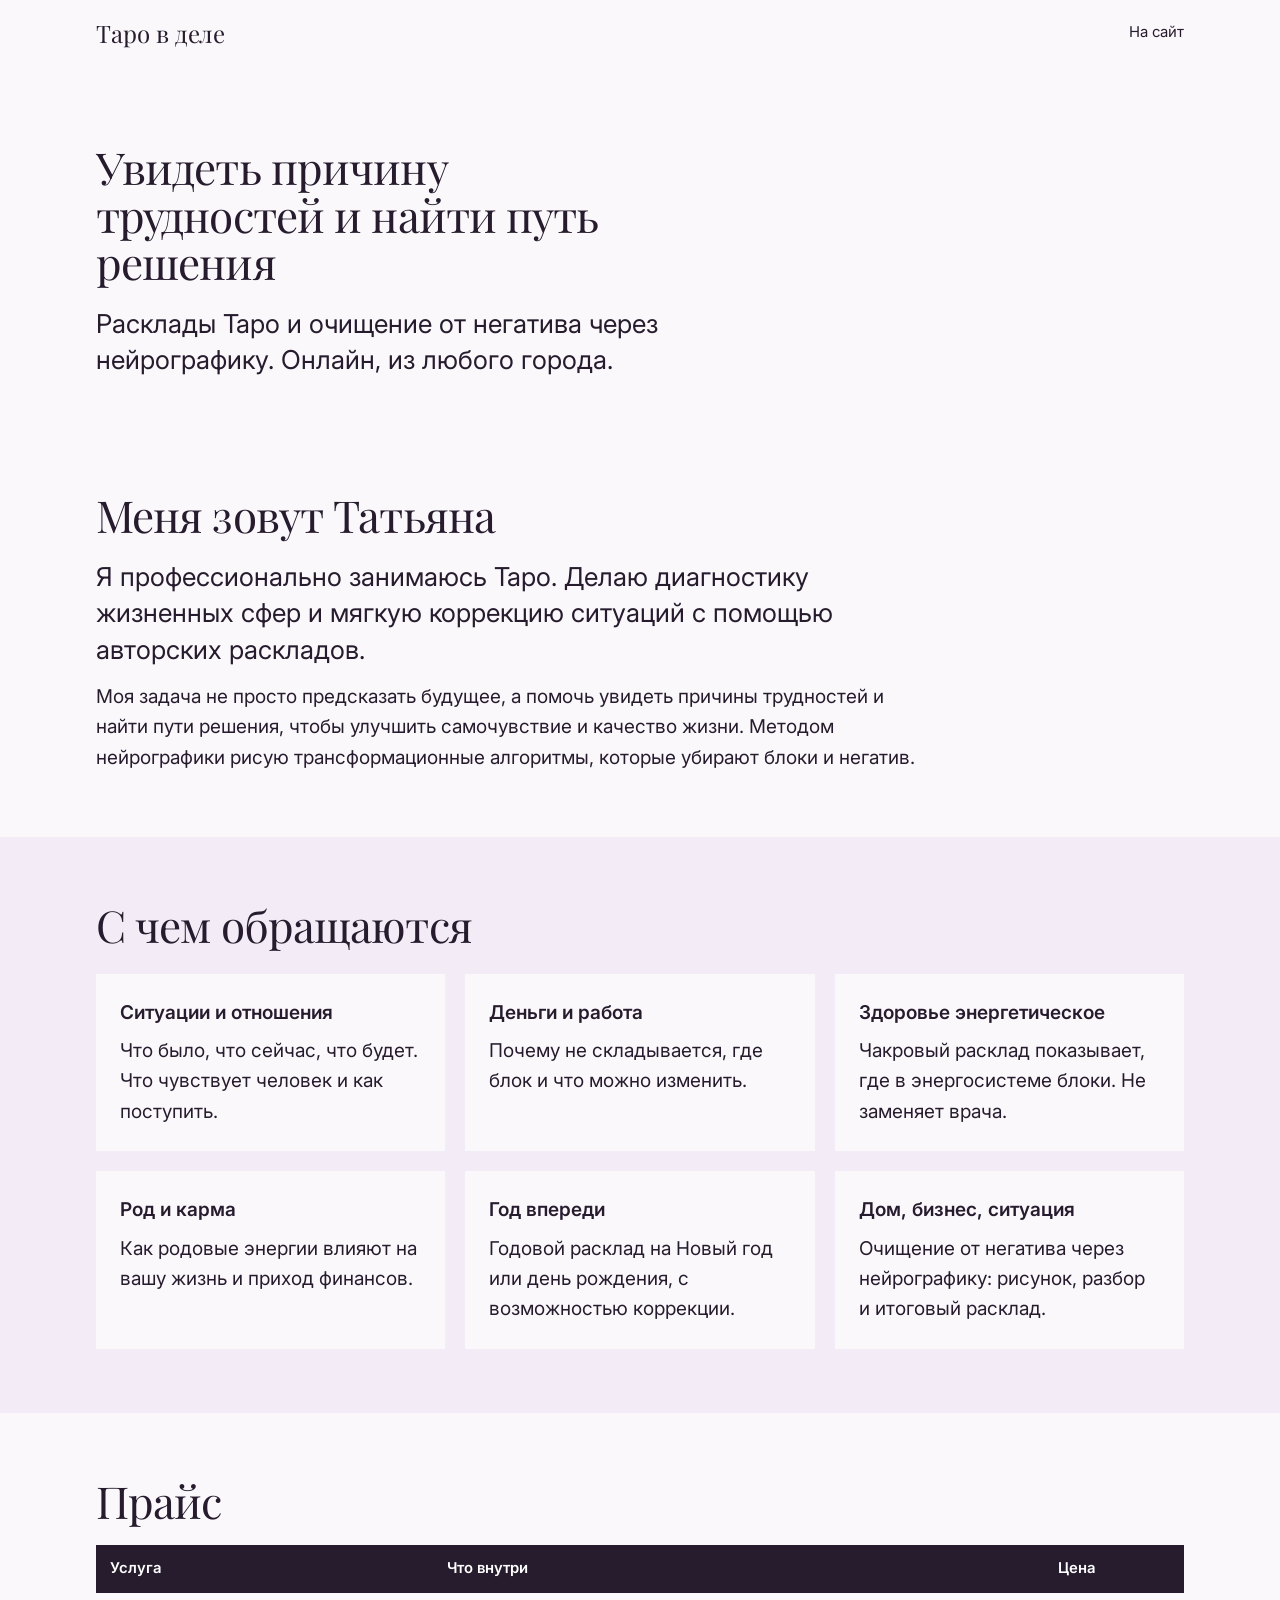
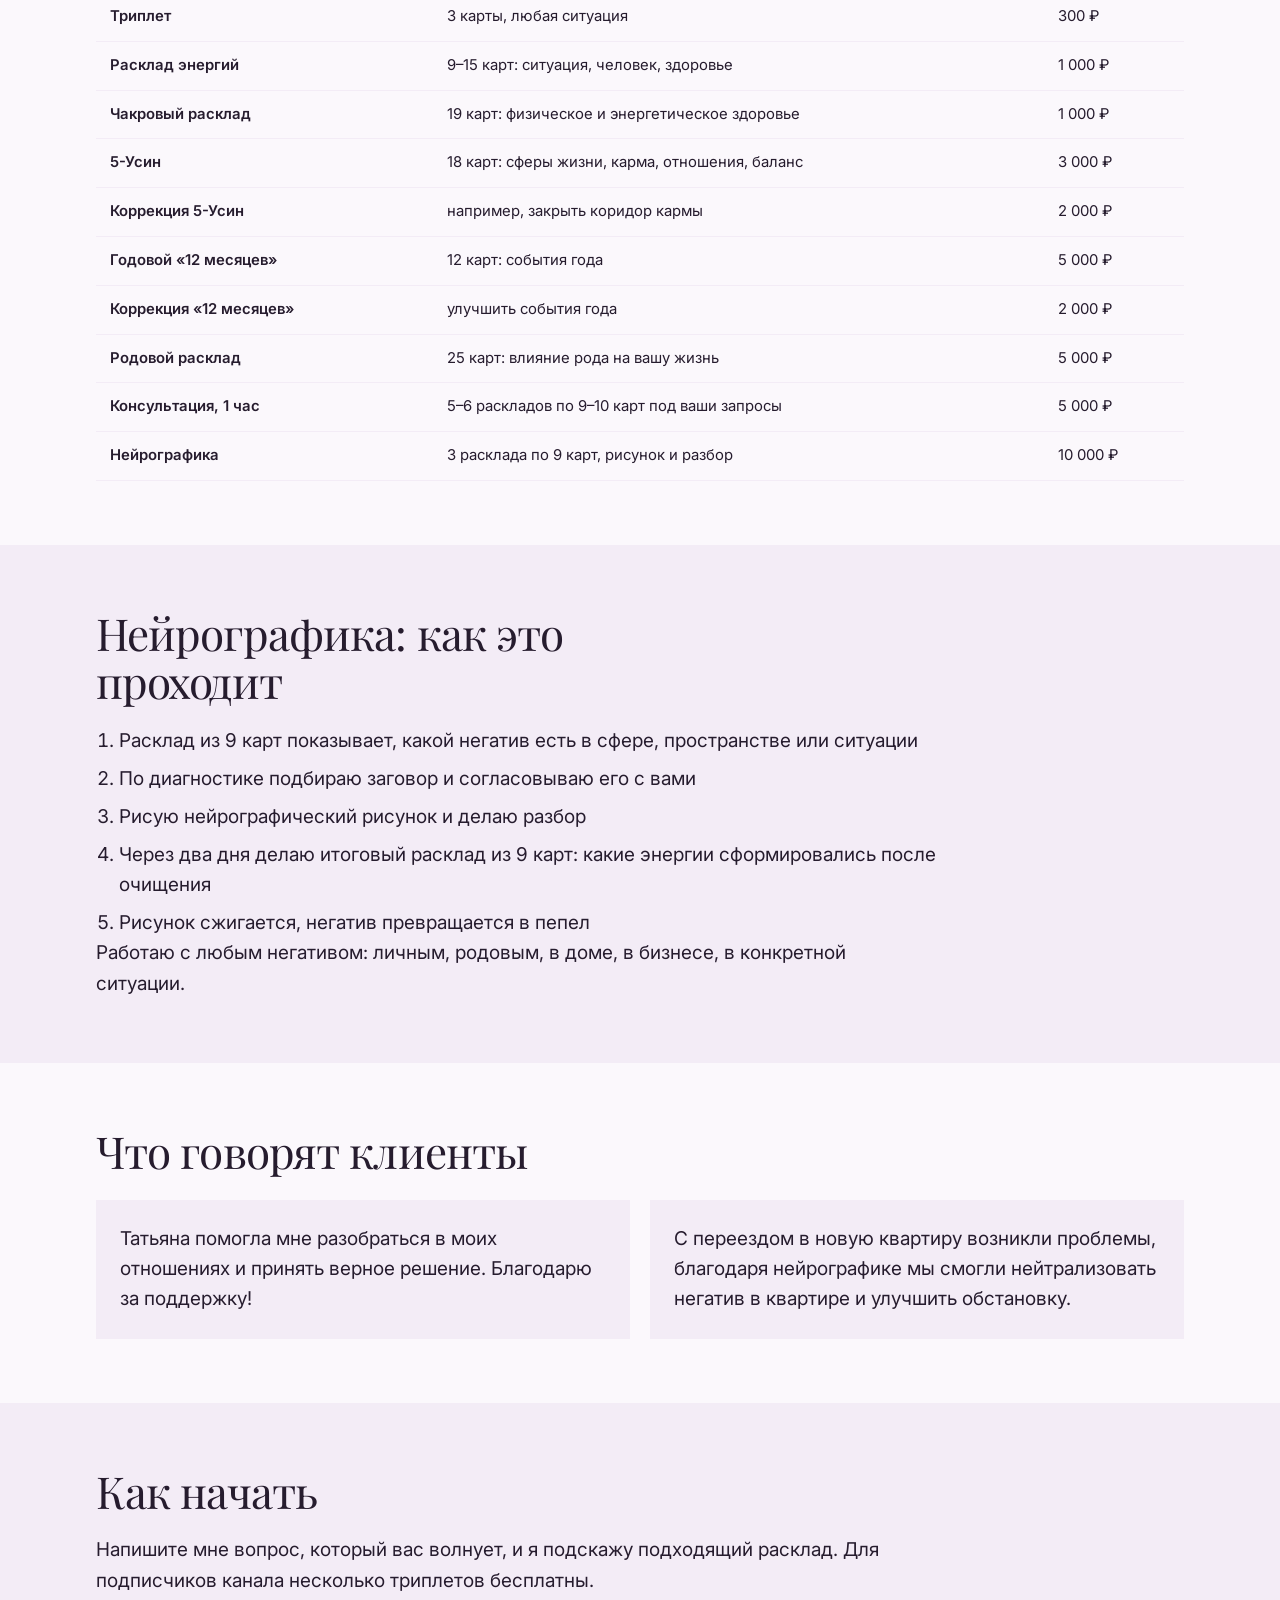
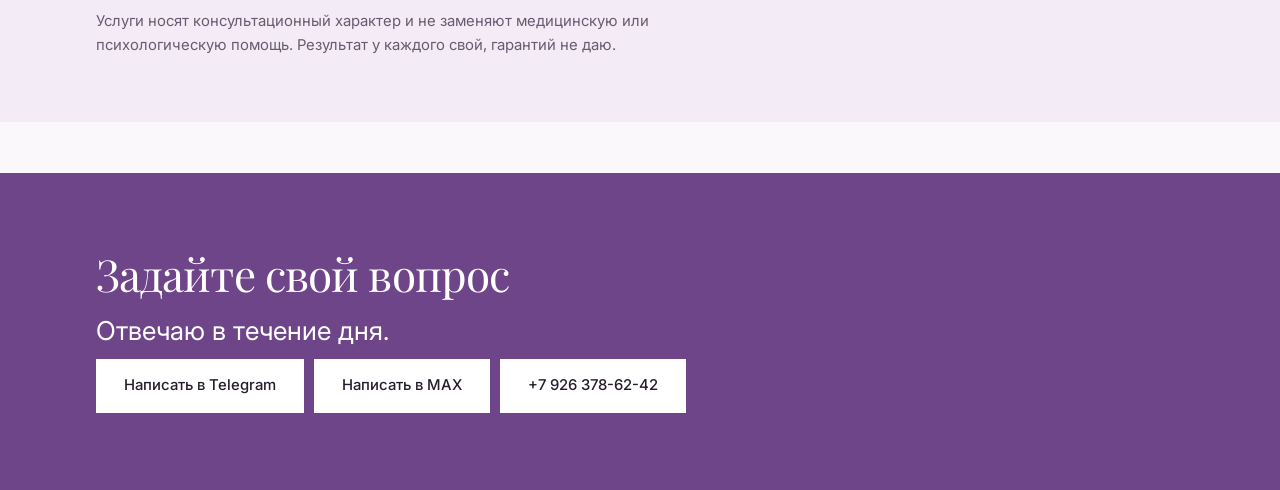
<file: presentation.html>
<!doctype html>
<html lang="ru">
<head>
<meta charset="utf-8">
<meta name="viewport" content="width=device-width, initial-scale=1">
<title>Расклады Таро и очищение от негатива — Татьяна, Таро в деле</title>
<meta name="description" content="Расклады Таро от 300 ₽, диагностика жизненных сфер и очищение от негатива через нейрографику. Онлайн. Прайс и как проходит работа.">
<meta name="robots" content="noindex, nofollow">
<meta name="theme-color" content="#fbf8fc">
<link rel="preconnect" href="https://fonts.googleapis.com">
<link rel="preconnect" href="https://fonts.gstatic.com" crossorigin>
<link href="https://fonts.googleapis.com/css2?family=Playfair+Display:wght@500;600&family=Inter:wght@400;500;600&display=swap" rel="stylesheet">
<link rel="stylesheet" href="materials.css">
</head>
<body>
<header class="bar"><div class="bar__in">
  <a class="logo" href="index.html" aria-label="Таро в деле, на главную"><span>Таро в деле</span></a>
  <nav class="bar__nav" aria-label="Страница">
    <a href="index.html">На сайт</a>
  </nav>
</div></header>
<main>
<section class="dhero"><div class="wrap"><h1>Увидеть причину трудностей и найти путь решения</h1><p class="lead">Расклады Таро и очищение от негатива через нейрографику. Онлайн, из любого города.</p></div></section>

<section class="sec"><div class="wrap"><h2>Меня зовут Татьяна</h2>
<p class="lead">Я профессионально занимаюсь Таро. Делаю диагностику жизненных сфер и мягкую коррекцию ситуаций с помощью авторских раскладов.</p>
<p>Моя задача не просто предсказать будущее, а помочь увидеть причины трудностей и найти пути решения, чтобы улучшить самочувствие и качество жизни. Методом нейрографики рисую трансформационные алгоритмы, которые убирают блоки и негатив.</p></div></section>

<section class="sec alt"><div class="wrap"><h2>С чем обращаются</h2><div class="grid3">
<div class="card"><h3>Ситуации и отношения</h3><p>Что было, что сейчас, что будет. Что чувствует человек и как поступить.</p></div>
<div class="card"><h3>Деньги и работа</h3><p>Почему не складывается, где блок и что можно изменить.</p></div>
<div class="card"><h3>Здоровье энергетическое</h3><p>Чакровый расклад показывает, где в энергосистеме блоки. Не заменяет врача.</p></div>
<div class="card"><h3>Род и карма</h3><p>Как родовые энергии влияют на вашу жизнь и приход финансов.</p></div>
<div class="card"><h3>Год впереди</h3><p>Годовой расклад на Новый год или день рождения, с возможностью коррекции.</p></div>
<div class="card"><h3>Дом, бизнес, ситуация</h3><p>Очищение от негатива через нейрографику: рисунок, разбор и итоговый расклад.</p></div>
</div></div></section>

<section class="sec"><div class="wrap"><h2>Прайс</h2>
<table><thead><tr><th>Услуга</th><th>Что внутри</th><th>Цена</th></tr></thead><tbody>
<tr><td>Триплет</td><td data-label="Что внутри">3 карты, любая ситуация</td><td data-label="Цена">300 ₽</td></tr>
<tr><td>Расклад энергий</td><td data-label="Что внутри">9–15 карт: ситуация, человек, здоровье</td><td data-label="Цена">1 000 ₽</td></tr>
<tr><td>Чакровый расклад</td><td data-label="Что внутри">19 карт: физическое и энергетическое здоровье</td><td data-label="Цена">1 000 ₽</td></tr>
<tr><td>5-Усин</td><td data-label="Что внутри">18 карт: сферы жизни, карма, отношения, баланс</td><td data-label="Цена">3 000 ₽</td></tr>
<tr><td>Коррекция 5-Усин</td><td data-label="Что внутри">например, закрыть коридор кармы</td><td data-label="Цена">2 000 ₽</td></tr>
<tr><td>Годовой «12 месяцев»</td><td data-label="Что внутри">12 карт: события года</td><td data-label="Цена">5 000 ₽</td></tr>
<tr><td>Коррекция «12 месяцев»</td><td data-label="Что внутри">улучшить события года</td><td data-label="Цена">2 000 ₽</td></tr>
<tr><td>Родовой расклад</td><td data-label="Что внутри">25 карт: влияние рода на вашу жизнь</td><td data-label="Цена">5 000 ₽</td></tr>
<tr><td>Консультация, 1 час</td><td data-label="Что внутри">5–6 раскладов по 9–10 карт под ваши запросы</td><td data-label="Цена">5 000 ₽</td></tr>
<tr><td>Нейрографика</td><td data-label="Что внутри">3 расклада по 9 карт, рисунок и разбор</td><td data-label="Цена">10 000 ₽</td></tr>
</tbody></table></div></section>

<section class="sec alt"><div class="wrap"><h2>Нейрографика: как это проходит</h2>
<ol><li>Расклад из 9 карт показывает, какой негатив есть в сфере, пространстве или ситуации</li><li>По диагностике подбираю заговор и согласовываю его с вами</li><li>Рисую нейрографический рисунок и делаю разбор</li><li>Через два дня делаю итоговый расклад из 9 карт: какие энергии сформировались после очищения</li><li>Рисунок сжигается, негатив превращается в пепел</li></ol>
<p>Работаю с любым негативом: личным, родовым, в доме, в бизнесе, в конкретной ситуации.</p></div></section>

<section class="sec"><div class="wrap"><h2>Что говорят клиенты</h2><div class="grid2">
<div class="card"><p>Татьяна помогла мне разобраться в моих отношениях и принять верное решение. Благодарю за поддержку!</p></div>
<div class="card"><p>С переездом в новую квартиру возникли проблемы, благодаря нейрографике мы смогли нейтрализовать негатив в квартире и улучшить обстановку.</p></div>
</div></div></section>

<section class="sec alt"><div class="wrap"><h2>Как начать</h2>
<p>Напишите мне вопрос, который вас волнует, и я подскажу подходящий расклад. Для подписчиков канала несколько триплетов бесплатны.</p>
<p class="note">Услуги носят консультационный характер и не заменяют медицинскую или психологическую помощь. Результат у каждого свой, гарантий не даю.</p></div></section>

<section class="cta"><div class="cta__in cta__in--one"><div>
<h2>Задайте свой вопрос</h2><p>Отвечаю в течение дня.</p>
<a class="btn" href="https://t.me/Tatiana_080185">Написать в Telegram</a><a class="btn" href="https://max.ru/u/_uFnOvdlxdMLTud1w">Написать в MAX</a><a class="btn" href="tel:+79263786242">+7 926 378-62-42</a>
</div></div></section>
</main>
</body>
</html>
</file>
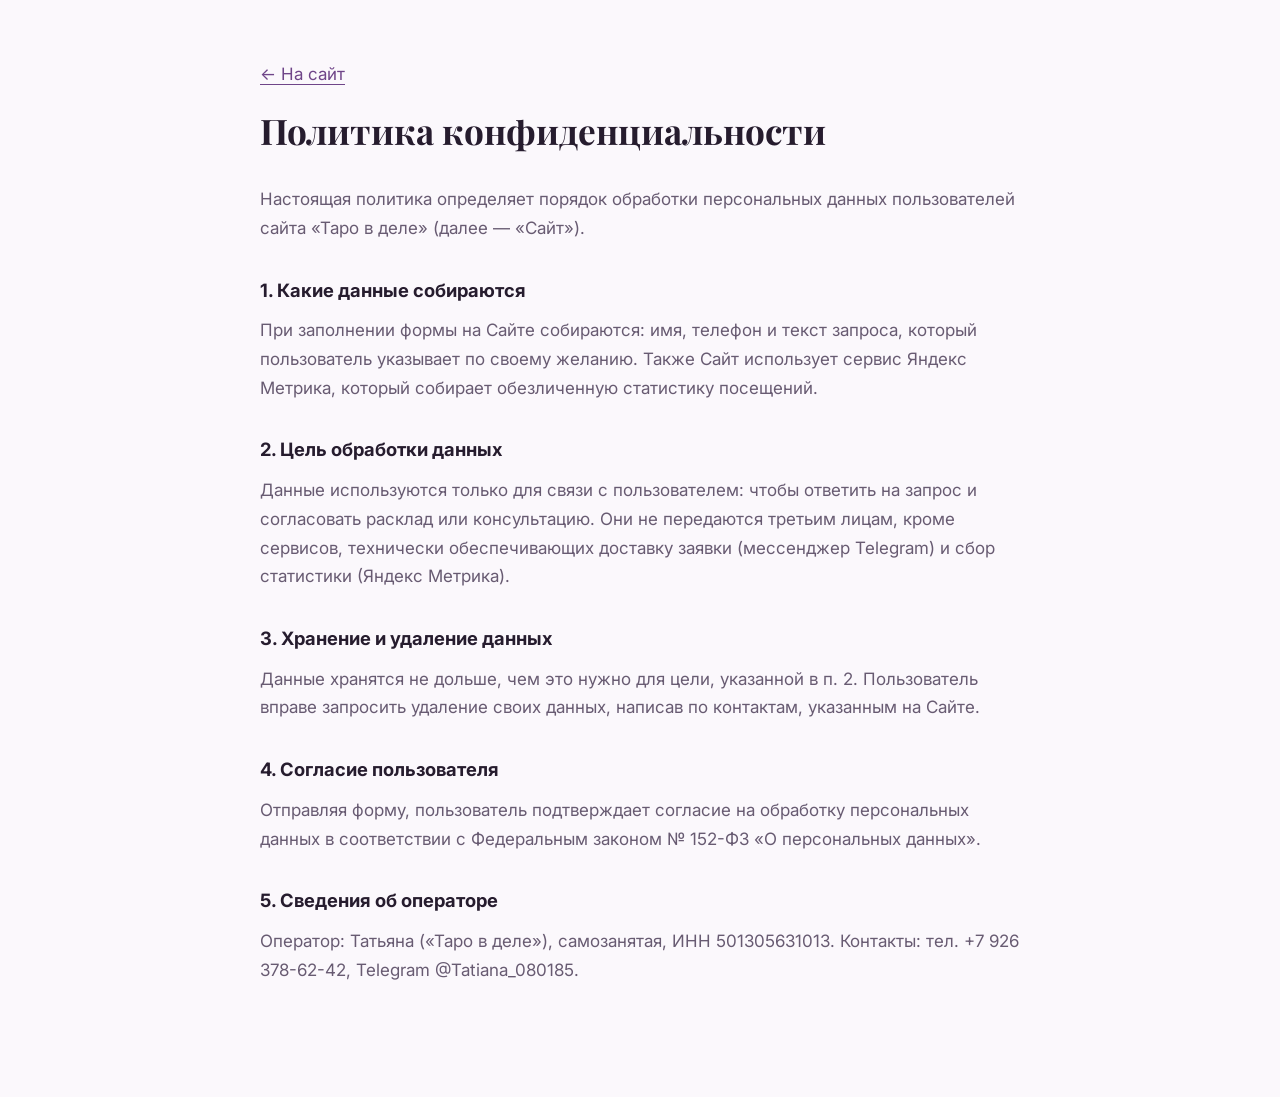
<file: privacy.html>
<!DOCTYPE html>
<html lang="ru">
<head>
<meta charset="UTF-8">
<meta name="viewport" content="width=device-width, initial-scale=1.0">
<title>Политика конфиденциальности — Таро в деле</title>
<meta name="robots" content="noindex">
<link href="https://fonts.googleapis.com/css2?family=Playfair+Display:wght@600&family=Inter:wght@400;600&display=swap" rel="stylesheet">
<style>
  body { font-family: 'Inter', system-ui, sans-serif; max-width: 760px; margin: 0 auto; padding: 60px 24px 100px; color: #261c2e; line-height: 1.7; background: #fbf8fc; font-size: 17px; }
  h1 { font-family: 'Playfair Display', Georgia, serif; font-size: 2.2rem; margin: 0 0 24px; }
  h2 { font-size: 1.15rem; margin: 32px 0 10px; }
  a { color: #6f4589; text-underline-offset: 4px; }
  p { margin: 0 0 12px; color: #685b72; }
</style>
</head>
<body>
  <p><a href="index.html">← На сайт</a></p>
  <h1>Политика конфиденциальности</h1>
  <p>Настоящая политика определяет порядок обработки персональных данных пользователей сайта «Таро в деле» (далее — «Сайт»).</p>

  <h2>1. Какие данные собираются</h2>
  <p>При заполнении формы на Сайте собираются: имя, телефон и текст запроса, который пользователь указывает по своему желанию. Также Сайт использует сервис Яндекс Метрика, который собирает обезличенную статистику посещений.</p>

  <h2>2. Цель обработки данных</h2>
  <p>Данные используются только для связи с пользователем: чтобы ответить на запрос и согласовать расклад или консультацию. Они не передаются третьим лицам, кроме сервисов, технически обеспечивающих доставку заявки (мессенджер Telegram) и сбор статистики (Яндекс Метрика).</p>

  <h2>3. Хранение и удаление данных</h2>
  <p>Данные хранятся не дольше, чем это нужно для цели, указанной в п. 2. Пользователь вправе запросить удаление своих данных, написав по контактам, указанным на Сайте.</p>

  <h2>4. Согласие пользователя</h2>
  <p>Отправляя форму, пользователь подтверждает согласие на обработку персональных данных в соответствии с Федеральным законом № 152-ФЗ «О персональных данных».</p>

  <h2>5. Сведения об операторе</h2>
  <p>Оператор: Татьяна («Таро в деле»), самозанятая, ИНН 501305631013. Контакты: тел. +7 926 378-62-42, Telegram @Tatiana_080185.</p>
</body>
</html>
</file>
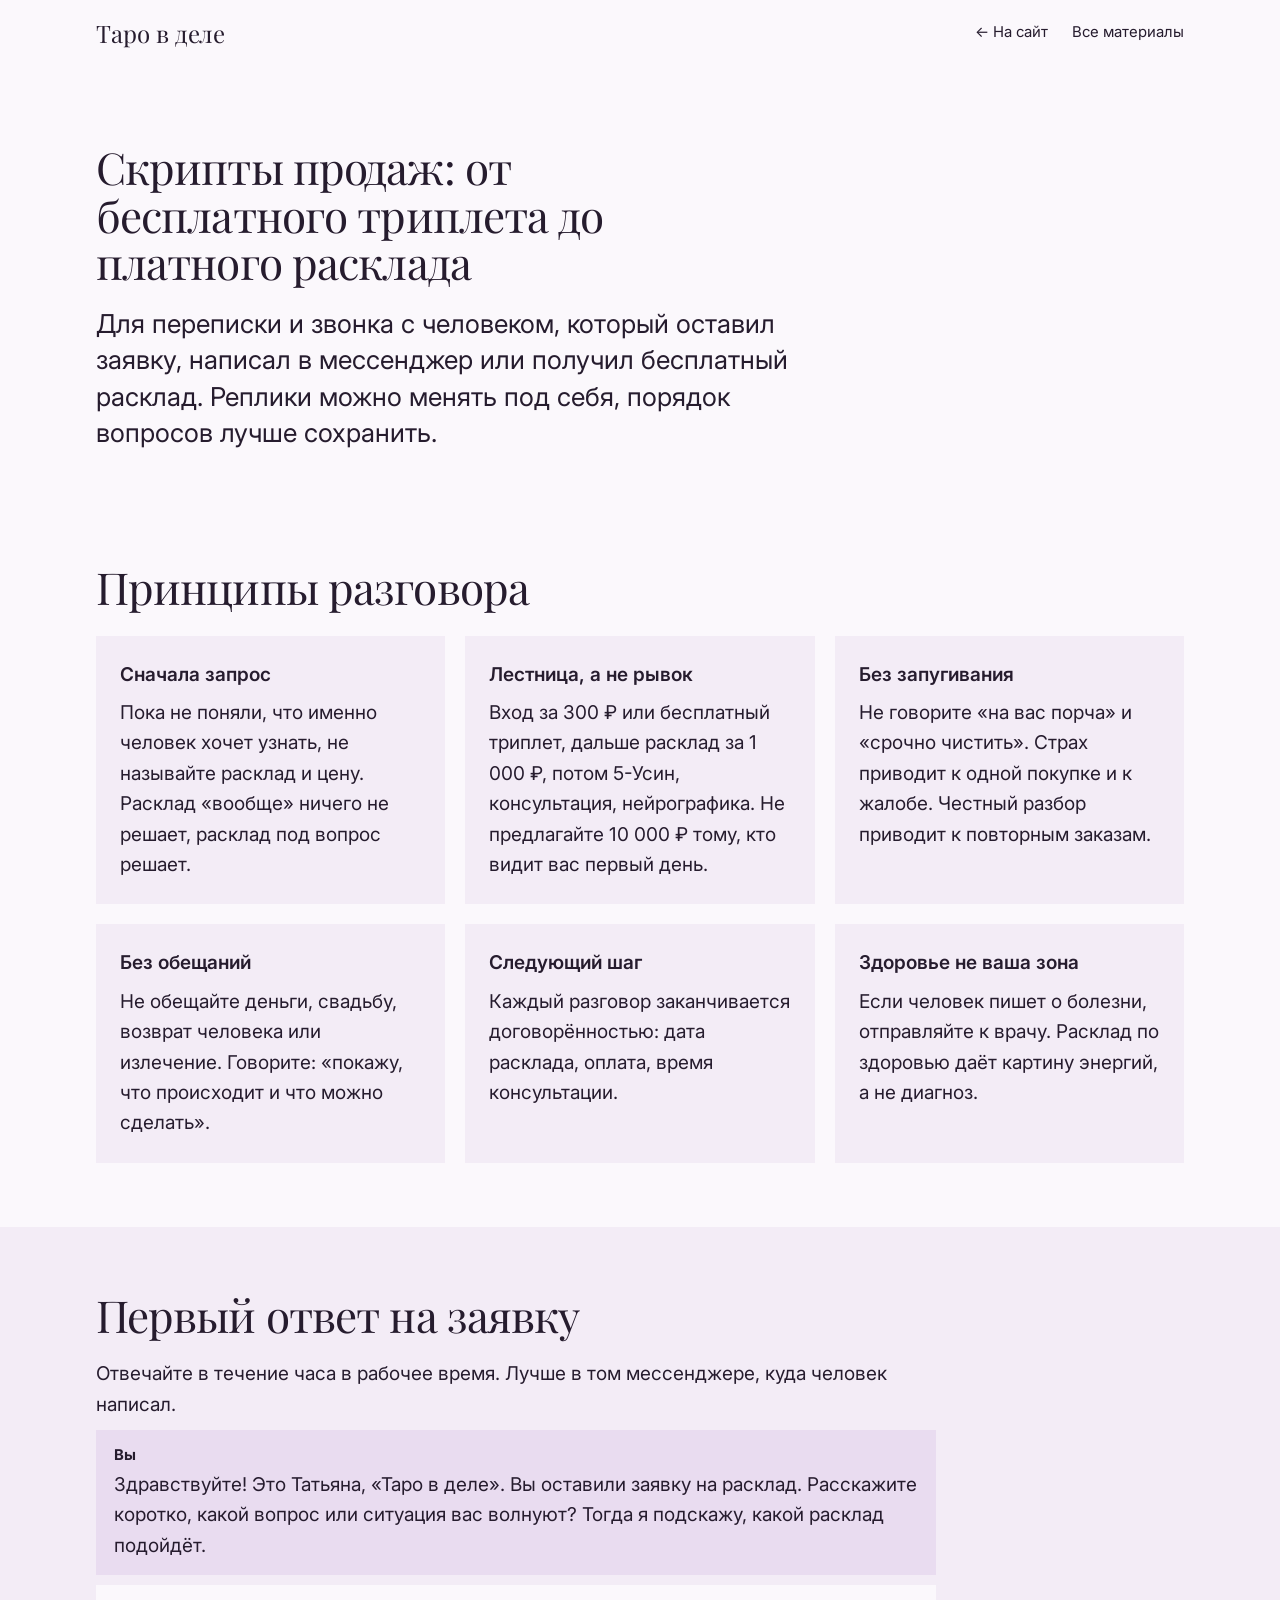
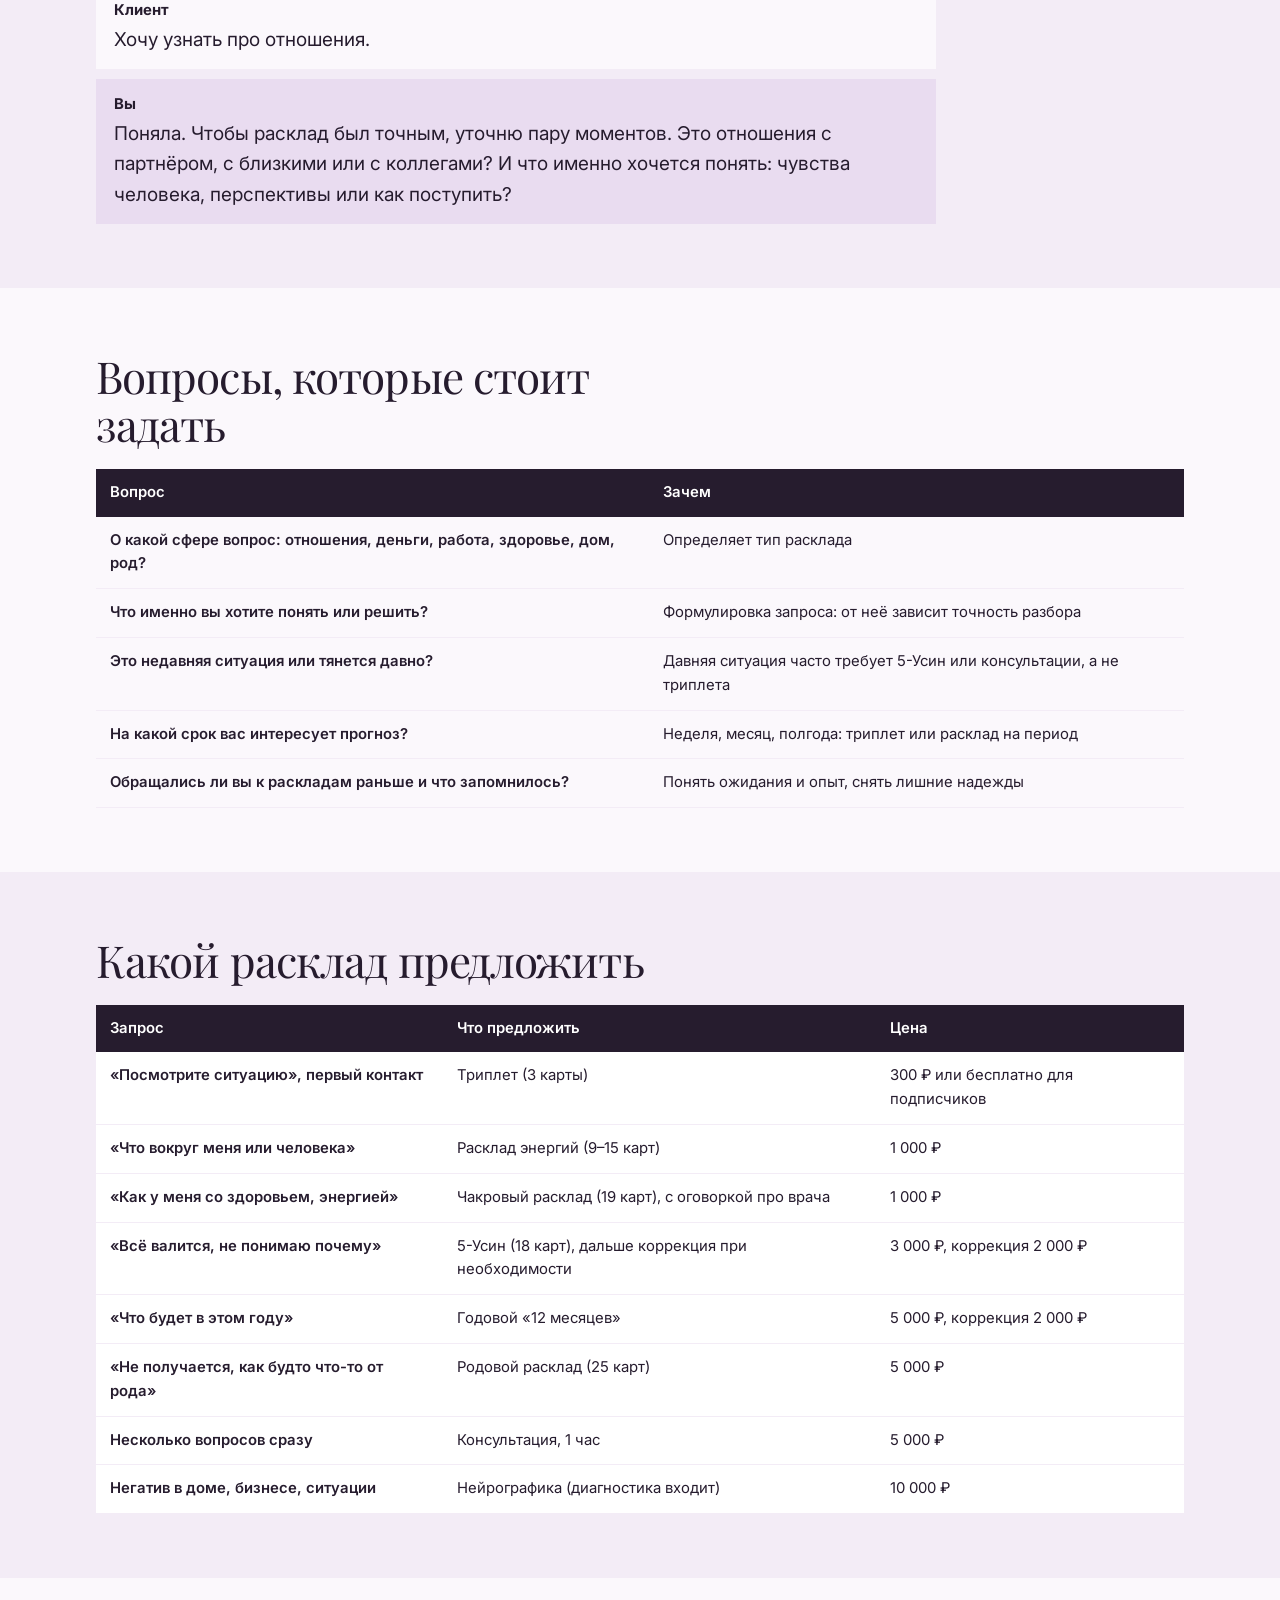
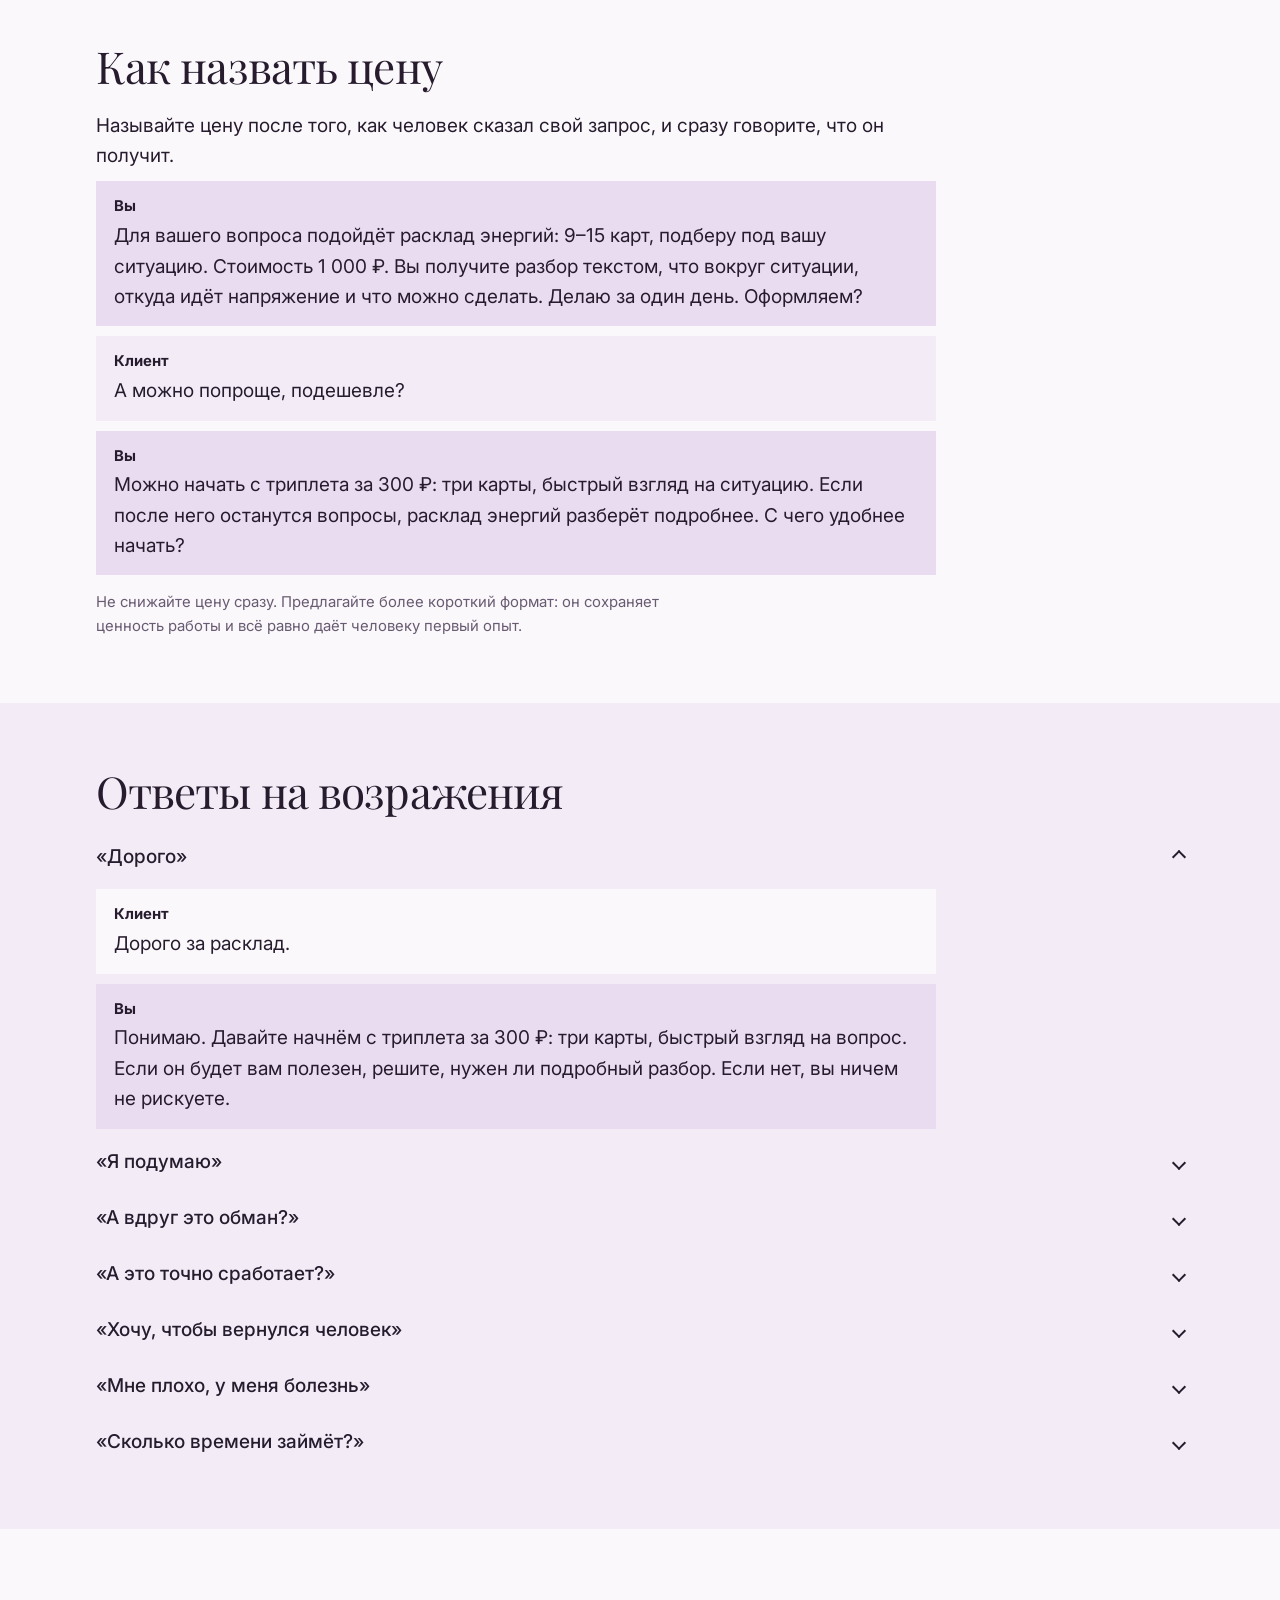
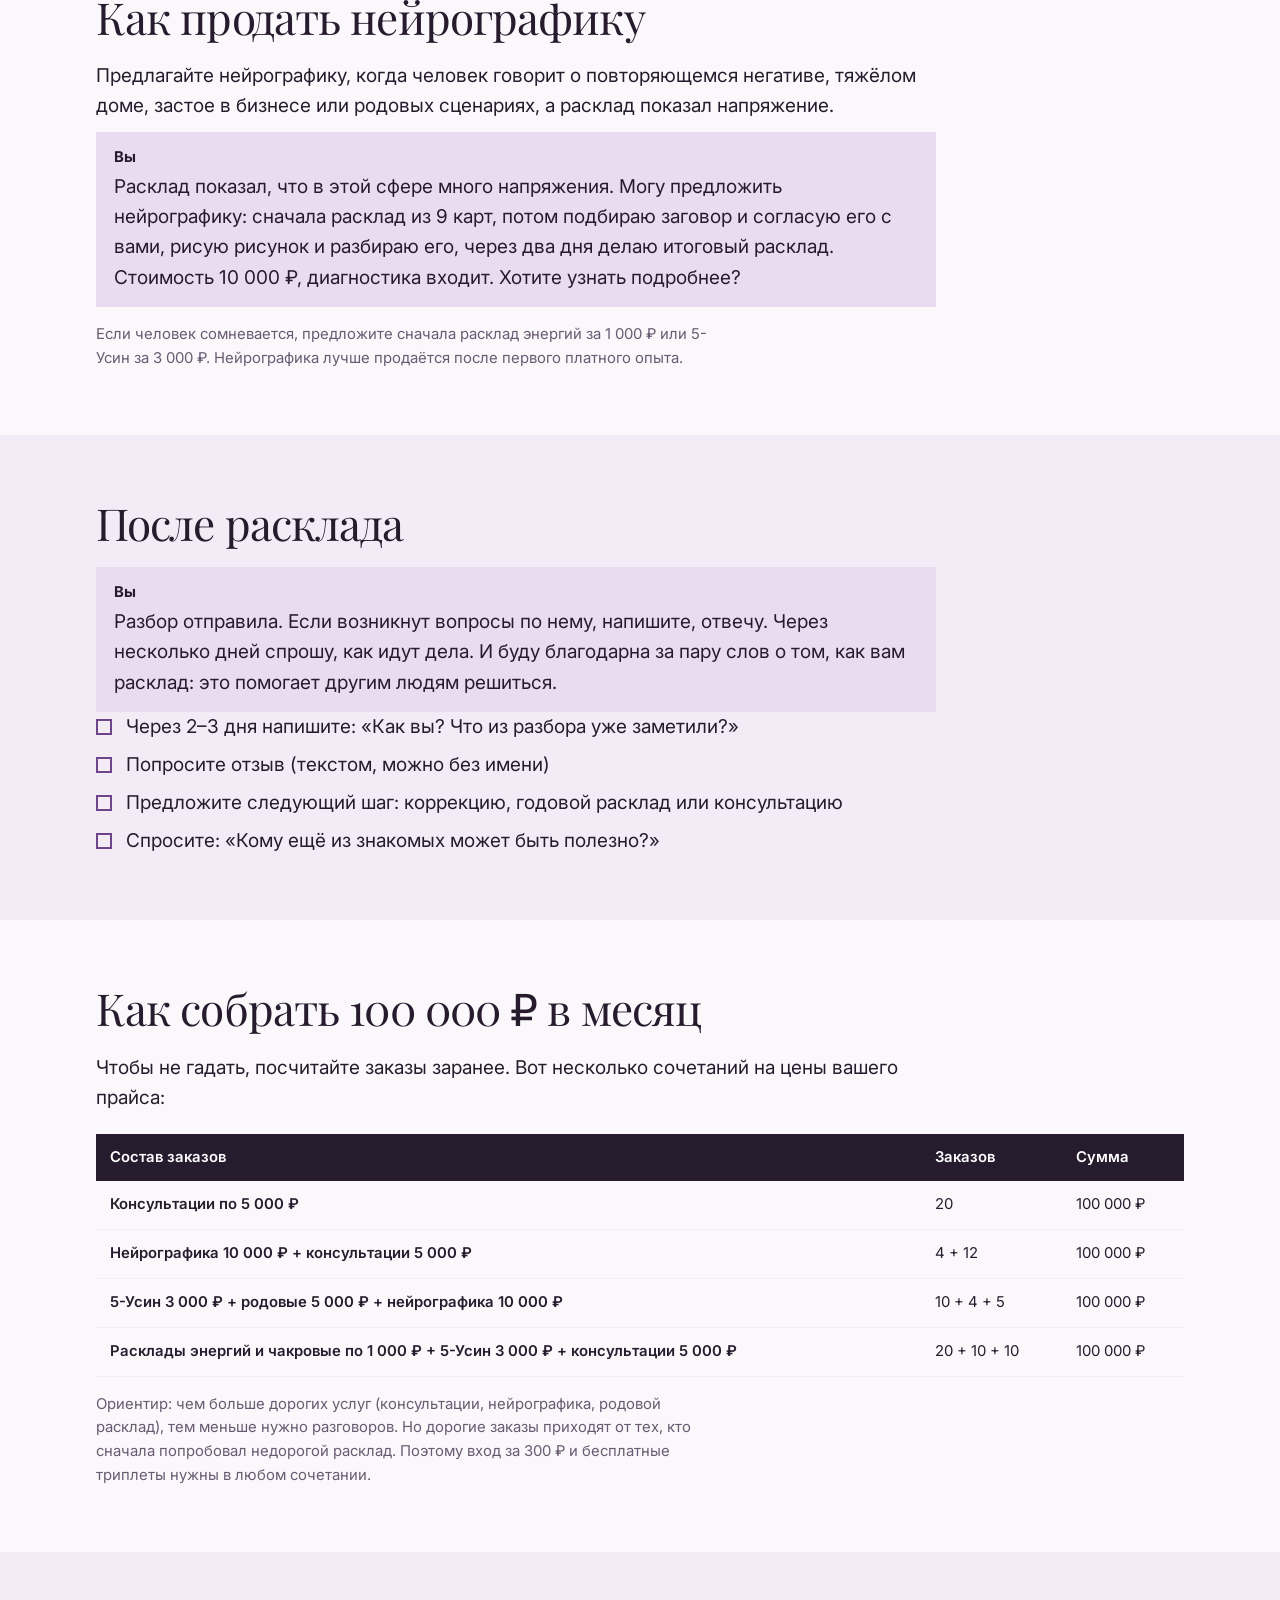
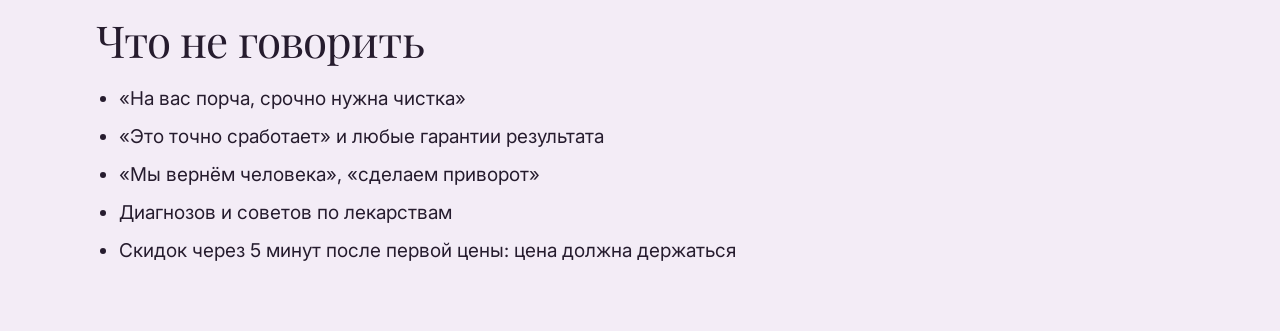
<file: scripts.html>
<!doctype html>
<html lang="ru">
<head>
<meta charset="utf-8">
<meta name="viewport" content="width=device-width, initial-scale=1">
<title>Скрипты продаж — Таро в деле</title>
<meta name="description" content="Что говорить, когда человек оставил заявку или получил бесплатный триплет: первый ответ, вопросы, переход к платному раскладу, ответы на «дорого» и «я подумаю».">
<meta name="robots" content="noindex, nofollow">
<meta name="theme-color" content="#fbf8fc">
<link rel="preconnect" href="https://fonts.googleapis.com">
<link rel="preconnect" href="https://fonts.gstatic.com" crossorigin>
<link href="https://fonts.googleapis.com/css2?family=Playfair+Display:wght@500;600&family=Inter:wght@400;500;600&display=swap" rel="stylesheet">
<link rel="stylesheet" href="materials.css">
</head>
<body>
<header class="bar"><div class="bar__in">
  <a class="logo" href="index.html" aria-label="Таро в деле, на главную"><span>Таро в деле</span></a>
  <nav class="bar__nav" aria-label="Материалы">
    <a href="index.html">← На сайт</a>
    <a href="materials.html">Все материалы</a>
  </nav>
</div></header>
<main>
<section class="dhero"><div class="wrap"><h1>Скрипты продаж: от бесплатного триплета до платного расклада</h1><p class="lead">Для переписки и звонка с человеком, который оставил заявку, написал в мессенджер или получил бесплатный расклад. Реплики можно менять под себя, порядок вопросов лучше сохранить.</p></div></section>

<section class="sec"><div class="wrap"><h2>Принципы разговора</h2><div class="grid3">
<div class="card"><h3>Сначала запрос</h3><p>Пока не поняли, что именно человек хочет узнать, не называйте расклад и цену. Расклад «вообще» ничего не решает, расклад под вопрос решает.</p></div>
<div class="card"><h3>Лестница, а не рывок</h3><p>Вход за 300 ₽ или бесплатный триплет, дальше расклад за 1 000 ₽, потом 5-Усин, консультация, нейрографика. Не предлагайте 10 000 ₽ тому, кто видит вас первый день.</p></div>
<div class="card"><h3>Без запугивания</h3><p>Не говорите «на вас порча» и «срочно чистить». Страх приводит к одной покупке и к жалобе. Честный разбор приводит к повторным заказам.</p></div>
<div class="card"><h3>Без обещаний</h3><p>Не обещайте деньги, свадьбу, возврат человека или излечение. Говорите: «покажу, что происходит и что можно сделать».</p></div>
<div class="card"><h3>Следующий шаг</h3><p>Каждый разговор заканчивается договорённостью: дата расклада, оплата, время консультации.</p></div>
<div class="card"><h3>Здоровье не ваша зона</h3><p>Если человек пишет о болезни, отправляйте к врачу. Расклад по здоровью даёт картину энергий, а не диагноз.</p></div>
</div></div></section>

<section class="sec alt"><div class="wrap"><h2>Первый ответ на заявку</h2><p>Отвечайте в течение часа в рабочее время. Лучше в том мессенджере, куда человек написал.</p>
<div class="say say--you"><b>Вы</b>Здравствуйте! Это Татьяна, «Таро в деле». Вы оставили заявку на расклад. Расскажите коротко, какой вопрос или ситуация вас волнуют? Тогда я подскажу, какой расклад подойдёт.</div>
<div class="say say--client"><b>Клиент</b>Хочу узнать про отношения.</div>
<div class="say say--you"><b>Вы</b>Поняла. Чтобы расклад был точным, уточню пару моментов. Это отношения с партнёром, с близкими или с коллегами? И что именно хочется понять: чувства человека, перспективы или как поступить?</div>
</div></section>

<section class="sec"><div class="wrap"><h2>Вопросы, которые стоит задать</h2>
<table><thead><tr><th>Вопрос</th><th>Зачем</th></tr></thead><tbody>
<tr><td>О какой сфере вопрос: отношения, деньги, работа, здоровье, дом, род?</td><td data-label="Зачем">Определяет тип расклада</td></tr>
<tr><td>Что именно вы хотите понять или решить?</td><td data-label="Зачем">Формулировка запроса: от неё зависит точность разбора</td></tr>
<tr><td>Это недавняя ситуация или тянется давно?</td><td data-label="Зачем">Давняя ситуация часто требует 5-Усин или консультации, а не триплета</td></tr>
<tr><td>На какой срок вас интересует прогноз?</td><td data-label="Зачем">Неделя, месяц, полгода: триплет или расклад на период</td></tr>
<tr><td>Обращались ли вы к раскладам раньше и что запомнилось?</td><td data-label="Зачем">Понять ожидания и опыт, снять лишние надежды</td></tr>
</tbody></table></div></section>

<section class="sec alt"><div class="wrap"><h2>Какой расклад предложить</h2>
<table><thead><tr><th>Запрос</th><th>Что предложить</th><th>Цена</th></tr></thead><tbody>
<tr><td>«Посмотрите ситуацию», первый контакт</td><td data-label="Что предложить">Триплет (3 карты)</td><td data-label="Цена">300 ₽ или бесплатно для подписчиков</td></tr>
<tr><td>«Что вокруг меня или человека»</td><td data-label="Что предложить">Расклад энергий (9–15 карт)</td><td data-label="Цена">1 000 ₽</td></tr>
<tr><td>«Как у меня со здоровьем, энергией»</td><td data-label="Что предложить">Чакровый расклад (19 карт), с оговоркой про врача</td><td data-label="Цена">1 000 ₽</td></tr>
<tr><td>«Всё валится, не понимаю почему»</td><td data-label="Что предложить">5-Усин (18 карт), дальше коррекция при необходимости</td><td data-label="Цена">3 000 ₽, коррекция 2 000 ₽</td></tr>
<tr><td>«Что будет в этом году»</td><td data-label="Что предложить">Годовой «12 месяцев»</td><td data-label="Цена">5 000 ₽, коррекция 2 000 ₽</td></tr>
<tr><td>«Не получается, как будто что-то от рода»</td><td data-label="Что предложить">Родовой расклад (25 карт)</td><td data-label="Цена">5 000 ₽</td></tr>
<tr><td>Несколько вопросов сразу</td><td data-label="Что предложить">Консультация, 1 час</td><td data-label="Цена">5 000 ₽</td></tr>
<tr><td>Негатив в доме, бизнесе, ситуации</td><td data-label="Что предложить">Нейрографика (диагностика входит)</td><td data-label="Цена">10 000 ₽</td></tr>
</tbody></table></div></section>

<section class="sec"><div class="wrap"><h2>Как назвать цену</h2>
<p>Называйте цену после того, как человек сказал свой запрос, и сразу говорите, что он получит.</p>
<div class="say say--you"><b>Вы</b>Для вашего вопроса подойдёт расклад энергий: 9–15 карт, подберу под вашу ситуацию. Стоимость 1 000 ₽. Вы получите разбор текстом, что вокруг ситуации, откуда идёт напряжение и что можно сделать. Делаю за один день. Оформляем?</div>
<div class="say say--client"><b>Клиент</b>А можно попроще, подешевле?</div>
<div class="say say--you"><b>Вы</b>Можно начать с триплета за 300 ₽: три карты, быстрый взгляд на ситуацию. Если после него останутся вопросы, расклад энергий разберёт подробнее. С чего удобнее начать?</div>
<p class="note">Не снижайте цену сразу. Предлагайте более короткий формат: он сохраняет ценность работы и всё равно даёт человеку первый опыт.</p></div></section>

<section class="sec alt"><div class="wrap"><h2>Ответы на возражения</h2>
<details open><summary>«Дорого»</summary><div><div class="say say--client"><b>Клиент</b>Дорого за расклад.</div><div class="say say--you"><b>Вы</b>Понимаю. Давайте начнём с триплета за 300 ₽: три карты, быстрый взгляд на вопрос. Если он будет вам полезен, решите, нужен ли подробный разбор. Если нет, вы ничем не рискуете.</div></div></details>
<details><summary>«Я подумаю»</summary><div><div class="say say--client"><b>Клиент</b>Я подумаю.</div><div class="say say--you"><b>Вы</b>Конечно. Подскажите, что именно хочется обдумать: цену, формат или сам расклад? Я могу ответить на вопросы сейчас. Если нужно время, вернусь к вам завтра, чтобы не потерять нить.</div></div><p class="note">Завтра обязательно напишите сами, одной строкой. Большинство «подумаю» теряются из-за того, что никто не вернулся.</p></details>
<details><summary>«А вдруг это обман?»</summary><div><div class="say say--client"><b>Клиент</b>А вдруг это развод?</div><div class="say say--you"><b>Вы</b>Сомнения нормальны. Я ничего не обещаю заранее и не пугаю. Я показываю, что вижу в раскладе, и объясняю, как с этим работать. Часть раскладов бесплатна для подписчиков канала, можно начать с них и посмотреть, подходит ли вам мой стиль. Отзывы клиентов есть на сайте.</div></div></details>
<details><summary>«А это точно сработает?»</summary><div><div class="say say--client"><b>Клиент</b>А это точно сработает?</div><div class="say say--you"><b>Вы</b>Гарантий дать не могу, и никто не может. Расклад показывает картину и возможные пути, а решение остаётся за вами. Моя задача, чтобы вы увидели причину и поняли, что с ней делать.</div></div></details>
<details><summary>«Хочу, чтобы вернулся человек»</summary><div><div class="say say--client"><b>Клиент</b>Сделайте так, чтобы он вернулся.</div><div class="say say--you"><b>Вы</b>Подчинять чужую волю я не работаю. Могу сделать расклад отношений: что он чувствует, что вы можете изменить, как поступить. Это честнее и надёжнее.</div></div></details>
<details><summary>«Мне плохо, у меня болезнь»</summary><div><div class="say say--you"><b>Вы</b>Прежде всего, пожалуйста, обратитесь к врачу. Расклад показывает энергетическую картину и не заменяет лечение. Если вам нужно, после консультации врача сделаем чакровый расклад как дополнение.</div></div></details>
<details><summary>«Сколько времени займёт?»</summary><div><div class="say say--you"><b>Вы</b>Триплет и расклад энергий делаю в течение дня после оплаты. Консультация длится час. Нейрографика идёт два дня: диагностика, рисунок с разбором, затем итоговый расклад.</div></div></details>
</div></section>

<section class="sec"><div class="wrap"><h2>Как продать нейрографику</h2>
<p>Предлагайте нейрографику, когда человек говорит о повторяющемся негативе, тяжёлом доме, застое в бизнесе или родовых сценариях, а расклад показал напряжение.</p>
<div class="say say--you"><b>Вы</b>Расклад показал, что в этой сфере много напряжения. Могу предложить нейрографику: сначала расклад из 9 карт, потом подбираю заговор и согласую его с вами, рисую рисунок и разбираю его, через два дня делаю итоговый расклад. Стоимость 10 000 ₽, диагностика входит. Хотите узнать подробнее?</div>
<p class="note">Если человек сомневается, предложите сначала расклад энергий за 1 000 ₽ или 5-Усин за 3 000 ₽. Нейрографика лучше продаётся после первого платного опыта.</p></div></section>

<section class="sec alt"><div class="wrap"><h2>После расклада</h2>
<div class="say say--you"><b>Вы</b>Разбор отправила. Если возникнут вопросы по нему, напишите, отвечу. Через несколько дней спрошу, как идут дела. И буду благодарна за пару слов о том, как вам расклад: это помогает другим людям решиться.</div>
<ul class="checklist"><li>Через 2–3 дня напишите: «Как вы? Что из разбора уже заметили?»</li><li>Попросите отзыв (текстом, можно без имени)</li><li>Предложите следующий шаг: коррекцию, годовой расклад или консультацию</li><li>Спросите: «Кому ещё из знакомых может быть полезно?»</li></ul></div></section>

<section class="sec"><div class="wrap"><h2>Как собрать 100 000 ₽ в месяц</h2>
<p>Чтобы не гадать, посчитайте заказы заранее. Вот несколько сочетаний на цены вашего прайса:</p>
<table><thead><tr><th>Состав заказов</th><th>Заказов</th><th>Сумма</th></tr></thead><tbody>
<tr><td>Консультации по 5 000 ₽</td><td data-label="Заказов">20</td><td data-label="Сумма">100 000 ₽</td></tr>
<tr><td>Нейрографика 10 000 ₽ + консультации 5 000 ₽</td><td data-label="Заказов">4 + 12</td><td data-label="Сумма">100 000 ₽</td></tr>
<tr><td>5-Усин 3 000 ₽ + родовые 5 000 ₽ + нейрографика 10 000 ₽</td><td data-label="Заказов">10 + 4 + 5</td><td data-label="Сумма">100 000 ₽</td></tr>
<tr><td>Расклады энергий и чакровые по 1 000 ₽ + 5-Усин 3 000 ₽ + консультации 5 000 ₽</td><td data-label="Заказов">20 + 10 + 10</td><td data-label="Сумма">100 000 ₽</td></tr>
</tbody></table>
<p class="note">Ориентир: чем больше дорогих услуг (консультации, нейрографика, родовой расклад), тем меньше нужно разговоров. Но дорогие заказы приходят от тех, кто сначала попробовал недорогой расклад. Поэтому вход за 300 ₽ и бесплатные триплеты нужны в любом сочетании.</p></div></section>

<section class="sec alt"><div class="wrap"><h2>Что не говорить</h2>
<ul><li>«На вас порча, срочно нужна чистка»</li><li>«Это точно сработает» и любые гарантии результата</li><li>«Мы вернём человека», «сделаем приворот»</li><li>Диагнозов и советов по лекарствам</li><li>Скидок через 5 минут после первой цены: цена должна держаться</li></ul></div></section>
</main>
</body>
</html>
</file>
<file: styles.css>
:root {
  --bg: #fbf8fc;
  --bg-alt: #f3ecf6;
  --surface: #ffffff;
  --text: #261c2e;
  --text-soft: #685b72;
  --accent: #9b6bb3;
  --accent-dark: #6f4589;
  --border: #e6d9ec;
  --shadow: 0 20px 50px -20px rgba(38, 28, 46, 0.15);
  --radius: 16px;
  --font-head: 'Playfair Display', serif;
  --font-body: 'Inter', sans-serif;
}

* { box-sizing: border-box; margin: 0; padding: 0; }

html { scroll-behavior: smooth; }

body {
  font-family: var(--font-body);
  background: var(--bg);
  color: var(--text);
  line-height: 1.6;
}

.container {
  max-width: 1180px;
  margin: 0 auto;
  padding: 0 24px;
}

h1, h2, h3 { font-family: var(--font-head); font-weight: 600; line-height: 1.2; }

h2 { font-size: clamp(28px, 3.2vw, 42px); margin-bottom: 12px; }

.section-lead { color: var(--text-soft); max-width: 640px; margin-bottom: 48px; font-size: 17px; }

section { padding: 96px 0; }

/* ===== HEADER ===== */
.header {
  position: sticky; top: 0; z-index: 100;
  background: rgba(251, 248, 252, 0.88);
  backdrop-filter: blur(10px);
  border-bottom: 1px solid transparent;
  transition: border-color .2s, box-shadow .2s;
}
.header.scrolled { border-color: var(--border); box-shadow: 0 4px 20px -10px rgba(0,0,0,.08); }
.header__inner {
  display: flex; align-items: center; justify-content: space-between;
  height: 84px; gap: 24px; min-width: 0;
}
.logo { flex-shrink: 0; font-family: var(--font-head); font-size: 21px; color: var(--text); text-decoration: none; white-space: nowrap; }
.logo__suffix { color: var(--accent-dark); }
.nav { display: flex; gap: 28px; }
.nav a { color: var(--text); text-decoration: none; font-size: 15px; font-weight: 500; white-space: nowrap; transition: color .15s; }
.nav a:hover { color: var(--accent-dark); }
.header__actions { display: flex; align-items: center; gap: 20px; flex-shrink: 0; }
.header__phone { color: var(--text); text-decoration: none; font-weight: 600; white-space: nowrap; }
.burger { display: none; flex-direction: column; gap: 5px; background: none; border: none; cursor: pointer; padding: 8px; }
.burger span { width: 22px; height: 2px; background: var(--text); display: block; transition: .2s; }
.burger.is-open span:nth-child(1) { transform: translateY(7px) rotate(45deg); }
.burger.is-open span:nth-child(2) { opacity: 0; }
.burger.is-open span:nth-child(3) { transform: translateY(-7px) rotate(-45deg); }

/* ===== BUTTONS ===== */
.btn {
  display: inline-flex; align-items: center; justify-content: center;
  padding: 12px 24px; border-radius: 999px; font-weight: 600; font-size: 15px;
  text-decoration: none; cursor: pointer; border: 1px solid transparent; transition: all .2s;
  white-space: nowrap;
}
.btn--primary { background: var(--accent); color: #fff; }
.btn--primary:hover { background: var(--accent-dark); }
.btn--ghost { border-color: var(--border); color: var(--text); background: transparent; }
.btn--ghost:hover { border-color: var(--accent); color: var(--accent-dark); }
.btn--lg { padding: 15px 30px; font-size: 16px; }

/* ===== HERO ===== */
.hero { padding-top: 72px; padding-bottom: 80px; }
.hero__inner { display: grid; grid-template-columns: 1.15fr .85fr; gap: 56px; align-items: center; }
.eyebrow { display: inline-block; color: var(--accent-dark); font-weight: 600; letter-spacing: .04em; text-transform: uppercase; font-size: 13px; margin-bottom: 18px; }
.hero h1 { font-size: clamp(32px, 4vw, 50px); margin-bottom: 20px; }
.hero__lead { font-size: 18px; color: var(--text-soft); margin-bottom: 32px; max-width: 560px; }
.hero__cta { display: flex; gap: 16px; flex-wrap: wrap; margin-bottom: 48px; }
.hero__stats { display: flex; gap: 40px; }
.stat { display: flex; flex-direction: column; }
.stat__num { font-family: var(--font-head); font-size: 34px; font-weight: 700; color: var(--accent-dark); }
.stat__label { font-size: 14px; color: var(--text-soft); }
.hero__card { background: var(--surface); border-radius: var(--radius); box-shadow: var(--shadow); border: 1px solid var(--border); }
.hero__card-inner { padding: 40px; }
.hero__card-tag { display: inline-block; font-size: 13px; font-weight: 700; color: var(--accent-dark); text-transform: uppercase; letter-spacing: .04em; margin-bottom: 20px; }
.hero__card-list { list-style: none; display: flex; flex-direction: column; gap: 16px; }
.hero__card-list li { position: relative; padding-left: 24px; color: var(--text); }
.hero__card-list li::before { content: ''; position: absolute; left: 0; top: 8px; width: 8px; height: 8px; border-radius: 50%; background: var(--accent); }

/* ===== PRINCIPLES ===== */
.principles { background: var(--bg-alt); }
.principles__grid { display: grid; grid-template-columns: repeat(3, 1fr); gap: 28px; }
.principle { background: var(--surface); border-radius: var(--radius); padding: 32px; border: 1px solid var(--border); }
.principle__icon { color: var(--accent-dark); margin-bottom: 18px; }
.principle h3 { font-size: 19px; margin-bottom: 10px; }
.principle p { color: var(--text-soft); font-size: 15px; }

/* ===== SERVICES ===== */
.services__grid { display: grid; grid-template-columns: repeat(3, 1fr); gap: 28px; }
.service { background: var(--surface); border-radius: var(--radius); padding: 32px; border: 1px solid var(--border); transition: transform .2s, box-shadow .2s; }
.service:hover { transform: translateY(-4px); box-shadow: var(--shadow); }
.service__price { display: inline-block; background: var(--bg-alt); color: var(--accent-dark); font-weight: 700; font-size: 14px; padding: 6px 14px; border-radius: 999px; margin-bottom: 16px; }
.service h3 { font-size: 20px; margin-bottom: 10px; }
.service p { color: var(--text-soft); font-size: 15px; }

/* ===== PRICING ===== */
.pricing { background: var(--bg-alt); }
.pricing__table { background: var(--surface); border-radius: var(--radius); border: 1px solid var(--border); overflow: hidden; }
.pricing__row { display: grid; grid-template-columns: 2fr 1.2fr 1fr; padding: 18px 28px; border-bottom: 1px solid var(--border); }
.pricing__row:last-child { border-bottom: none; }
.pricing__row--head { background: var(--bg-alt); font-weight: 700; font-size: 13px; text-transform: uppercase; letter-spacing: .03em; color: var(--text-soft); }
.pricing__row span:last-child { text-align: right; font-weight: 600; color: var(--accent-dark); }
.pricing__row--head span:last-child { color: var(--text-soft); }
.pricing__note { margin-top: 20px; color: var(--text-soft); font-size: 14px; }

/* ===== PROCESS ===== */
.process__grid { display: grid; grid-template-columns: repeat(5, 1fr); gap: 24px; }
.step { text-align: left; }
.step__num { display: block; font-family: var(--font-head); font-size: 32px; color: var(--accent); font-weight: 700; margin-bottom: 12px; }
.step h3 { font-size: 17px; margin-bottom: 8px; }
.step p { color: var(--text-soft); font-size: 14px; }

/* ===== REVIEWS ===== */
.reviews { background: var(--bg-alt); }
.reviews__grid { display: grid; grid-template-columns: repeat(3, 1fr); gap: 28px; }
.review { background: var(--surface); border-radius: var(--radius); padding: 32px; border: 1px solid var(--border); }
.review__rating { color: var(--accent); margin-bottom: 14px; letter-spacing: 2px; }
.review p { margin-bottom: 18px; font-style: italic; }
.review__author { color: var(--text-soft); font-size: 14px; font-weight: 600; }

/* ===== FAQ ===== */
.faq__list { display: flex; flex-direction: column; gap: 14px; max-width: 780px; }
.faq__item { background: var(--surface); border: 1px solid var(--border); border-radius: 12px; padding: 20px 24px; }
.faq__item summary { cursor: pointer; font-weight: 600; list-style: none; display: flex; justify-content: space-between; align-items: center; }
.faq__item summary::-webkit-details-marker { display: none; }
.faq__item summary::after { content: '+'; font-size: 22px; color: var(--accent-dark); }
.faq__item[open] summary::after { content: '−'; }
.faq__item p { margin-top: 14px; color: var(--text-soft); }

/* ===== FORM ===== */
.form-section { background: var(--surface); }
.form-section__inner { display: grid; grid-template-columns: 1fr 1fr; gap: 56px; align-items: center; }
.form-section__list { list-style: none; margin-top: 24px; display: flex; flex-direction: column; gap: 12px; }
.form-section__list li { position: relative; padding-left: 24px; color: var(--text-soft); }
.form-section__list li::before { content: ''; position: absolute; left: 0; top: 8px; width: 8px; height: 8px; border-radius: 50%; background: var(--accent); }
.form { display: flex; flex-direction: column; gap: 18px; background: var(--bg-alt); padding: 36px; border-radius: var(--radius); border: 1px solid var(--border); }
.form label { display: flex; flex-direction: column; gap: 8px; font-size: 14px; font-weight: 600; color: var(--text); }
.form input, .form textarea {
  font-family: var(--font-body); padding: 13px 16px; border-radius: 10px; border: 1px solid var(--border);
  background: var(--surface); font-size: 15px; color: var(--text); resize: vertical;
}
.form input:focus, .form textarea:focus { outline: none; border-color: var(--accent); }

/* ===== CONTACTS ===== */
.contacts__inner { display: grid; grid-template-columns: repeat(4, 1fr); gap: 28px; }
.contact-card { background: var(--surface); border: 1px solid var(--border); border-radius: var(--radius); padding: 28px; text-align: center; }
.contact-card h3 { font-size: 15px; text-transform: uppercase; letter-spacing: .03em; color: var(--text-soft); margin-bottom: 10px; }
.contact-card a { color: var(--accent-dark); text-decoration: none; font-weight: 700; font-size: 17px; }

/* ===== FOOTER ===== */
.footer { background: var(--bg-alt); padding: 32px 0; }
.footer__inner { display: flex; justify-content: space-between; flex-wrap: wrap; gap: 12px; font-size: 14px; color: var(--text-soft); }

/* ===== FAB ===== */
.fab {
  position: fixed; bottom: 28px; right: 28px; width: 56px; height: 56px; border-radius: 50%;
  background: var(--accent); color: #fff; display: flex; align-items: center; justify-content: center;
  box-shadow: 0 10px 30px -8px rgba(111, 69, 137, .5); z-index: 90; transition: transform .2s;
}
.fab:hover { transform: scale(1.08); }

/* ===== REVEAL ===== */
.reveal { opacity: 0; transform: translateY(24px); transition: opacity .6s ease, transform .6s ease; }
.reveal.is-visible { opacity: 1; transform: translateY(0); }

/* ===== BREAKPOINTS ===== */
@media (max-width: 1180px) {
  .nav { gap: 18px; }
  .nav a { font-size: 14px; }
}
@media (max-width: 1100px) {
  .nav { position: fixed; top: 84px; left: 0; right: 0; background: var(--surface); flex-direction: column;
    padding: 24px; gap: 18px; border-bottom: 1px solid var(--border); transform: translateY(-130%); transition: transform .25s; }
  .nav.is-open { transform: translateY(0); }
  .burger { display: flex; }
}
@media (max-width: 900px) {
  .hero__inner { grid-template-columns: 1fr; }
  .principles__grid, .services__grid, .reviews__grid { grid-template-columns: repeat(2, 1fr); }
  .process__grid { grid-template-columns: repeat(2, 1fr); }
  .form-section__inner { grid-template-columns: 1fr; }
  .contacts__inner { grid-template-columns: repeat(2, 1fr); }
  .pricing__row { grid-template-columns: 1.6fr 1fr 1fr; font-size: 14px; }
}
@media (max-width: 560px) {
  .header__phone { display: none; }
  .principles__grid, .services__grid, .reviews__grid, .process__grid { grid-template-columns: 1fr; }
  section { padding: 64px 0; }
}
@media (max-width: 380px) {
  .logo__suffix { display: none; }
}

/* ===== EXTRA ===== */
.free { background: linear-gradient(135deg, #f3ecf6, #fff); }
.free__grid { display: grid; grid-template-columns: repeat(4, 1fr); gap: 24px; }
.free__item { background: var(--surface); border: 1px dashed var(--accent); border-radius: var(--radius); padding: 28px; }
.free__item h3 { font-size: 18px; margin-bottom: 8px; }
.free__item p { color: var(--text-soft); font-size: 14px; }
.free__tag { display: inline-block; background: var(--accent); color: #fff; font-size: 12px; font-weight: 700; padding: 4px 12px; border-radius: 999px; margin-bottom: 14px; letter-spacing: .03em; }
.free__cta { margin-top: 36px; display: flex; gap: 16px; flex-wrap: wrap; }
.pricing__row--note { grid-template-columns: 1fr; color: var(--text-soft); font-size: 14px; }
.pricing__row { grid-template-columns: 1.6fr 2.4fr 1fr; gap: 16px; }
.pricing__row span:nth-child(2) { color: var(--text-soft); font-size: 14px; }
.neuro { background: var(--bg-alt); }
.neuro__inner { display: grid; grid-template-columns: 1fr 1fr; gap: 56px; align-items: start; }
.neuro__price { font-family: var(--font-head); font-size: 40px; color: var(--accent-dark); margin: 18px 0; }
.neuro__steps { list-style: none; counter-reset: n; display: flex; flex-direction: column; gap: 14px; }
.neuro__steps li { counter-increment: n; position: relative; padding: 18px 20px 18px 64px; background: var(--surface); border: 1px solid var(--border); border-radius: 12px; font-size: 15px; }
.neuro__steps li::before { content: counter(n); position: absolute; left: 20px; top: 14px; font-family: var(--font-head); font-size: 28px; color: var(--accent); font-weight: 700; }
.about__inner { display: grid; grid-template-columns: .8fr 1.2fr; gap: 56px; align-items: center; }
.about__badge { aspect-ratio: 1; max-width: 340px; border-radius: 50%; background: radial-gradient(circle at 30% 30%, #fff, #e9d9f1); border: 1px solid var(--border); display: flex; align-items: center; justify-content: center; color: var(--accent-dark); box-shadow: var(--shadow); }
.about p { color: var(--text-soft); margin-bottom: 14px; }
@media (max-width: 900px) {
  .free__grid { grid-template-columns: repeat(2, 1fr); }
  .neuro__inner, .about__inner { grid-template-columns: 1fr; }
  .about__badge { max-width: 220px; }
  .pricing__row { grid-template-columns: 1fr auto; }
  .pricing__row span:nth-child(2) { display: none; }
}
@media (max-width: 560px) { .free__grid { grid-template-columns: 1fr; } }
.about__photo img { display: block; width: 100%; max-width: 420px; height: auto; aspect-ratio: 1; object-fit: cover; border-radius: var(--radius); border: 1px solid var(--border); box-shadow: var(--shadow); }
@media (max-width: 900px) { .about__photo img { max-width: 320px; } }
.agree { flex-direction: row !important; align-items: flex-start; gap: 10px !important; font-weight: 400 !important; font-size: 13px !important; color: var(--text-soft) !important; }
.agree input { width: 18px; height: 18px; margin-top: 2px; flex-shrink: 0; padding: 0; accent-color: var(--accent-dark); }
.agree a { color: var(--accent-dark); }
.footer__inner a { color: var(--accent-dark); }
</file>
<file: blog/blog.css>
/* Стили блога. Цвета берутся из палитры сайта: install.mjs прописывает --b-* в blog.config.json (theme). */
:root { --b-bg: #fff; --b-surface: #fff; --b-ink: #18181b; --b-text: #2b2b30; --b-soft: #6b6b73; --b-line: #e5e5e5; --b-accent: #2563eb; --b-accent-soft: #eef3ff; --b-radius: 16px; }
.blog { padding: 112px 0 72px; background: var(--b-bg); color: var(--b-text); }
.blog > section, .blog > article { width: 100%; max-width: 1160px; margin: 0 auto; padding: 0 20px; }
.b-crumbs { display: flex; gap: 8px; flex-wrap: wrap; font-size: 14px; color: var(--b-soft); margin-bottom: 22px; }
.b-crumbs a { color: var(--b-soft); text-decoration: none; }
.b-crumbs a:hover { color: var(--b-accent); }
.b-meta { display: flex; flex-wrap: wrap; align-items: center; gap: 6px 14px; font-size: 14px; color: var(--b-soft); }
.b-chip { display: inline-block; padding: 3px 12px; border-radius: 999px; background: var(--b-accent-soft); color: var(--b-accent); font-weight: 600; font-size: 13px; }
.b-head h1 { font-family: var(--ff-head, inherit); color: var(--b-ink); font-size: clamp(28px, 4.4vw, 46px); line-height: 1.15; margin: 14px 0 16px; letter-spacing: -0.01em; }
.b-lead { font-size: 19px; line-height: 1.55; color: var(--b-soft); max-width: 720px; }
.b-author { margin-top: 14px; font-size: 14px; color: var(--b-soft); }

/* Статья */
.b-article { max-width: 780px !important; }
.b-cover { margin: 28px 0 8px; border-radius: var(--b-radius); overflow: hidden; }
.b-cover img { display: block; width: 100%; height: auto; }
.b-toc { margin: 28px 0; padding: 20px 24px; border: 1px solid var(--b-line); border-radius: var(--b-radius); background: var(--b-surface); }
.b-toc ol { list-style: none; margin: 10px 0 0; padding: 0; }
.b-toc li + li { margin-top: 6px; }
.b-toc a { color: var(--b-text); text-decoration: none; }
.b-toc a:hover { color: var(--b-accent); }
.b-content { font-size: 18px; line-height: 1.75; margin-top: 28px; }
.b-content h2 { font-family: var(--ff-head, inherit); color: var(--b-ink); font-size: clamp(24px, 3vw, 31px); line-height: 1.25; margin: 2em 0 .6em; scroll-margin-top: 100px; }
.b-content h3 { font-family: var(--ff-head, inherit); color: var(--b-ink); font-size: 22px; margin: 1.6em 0 .5em; scroll-margin-top: 100px; }
.b-content p { margin: 0 0 1.1em; }
.b-content ul, .b-content ol { margin: 0 0 1.2em; padding-left: 1.4em; }
.b-content ul { list-style: disc; }
.b-content ol { list-style: decimal; }
.b-content li + li { margin-top: 8px; }
.b-content li::marker { color: var(--b-accent); }
.b-content a { color: var(--b-accent); text-decoration: underline; text-underline-offset: 3px; }
.b-content img { max-width: 100%; height: auto; border-radius: 12px; margin: 8px 0; }
.b-content hr { border: 0; border-top: 1px solid var(--b-line); margin: 2em 0; }
.b-content blockquote { margin: 1.4em 0; padding: 16px 22px; border-left: 4px solid var(--b-accent); background: var(--b-accent-soft); border-radius: 0 12px 12px 0; }
.b-content blockquote p:last-child { margin-bottom: 0; }
.b-content code { background: var(--b-accent-soft); padding: 2px 6px; border-radius: 6px; font-size: .92em; }
.b-content pre { overflow-x: auto; padding: 16px; border-radius: 12px; background: var(--b-accent-soft); margin: 0 0 1.2em; }
.b-table { overflow-x: auto; margin: 1.4em 0; border: 1px solid var(--b-line); border-radius: 12px; }
.b-table table { width: 100%; border-collapse: collapse; font-size: 16px; line-height: 1.5; }
.b-table th, .b-table td { padding: 12px 16px; text-align: left; border-bottom: 1px solid var(--b-line); vertical-align: top; }
.b-table th { background: var(--b-accent-soft); color: var(--b-ink); font-weight: 600; white-space: nowrap; }
.b-table tr:last-child td { border-bottom: 0; }

.b-faq { margin-top: 44px; }
.b-faq h2 { font-family: var(--ff-head, inherit); color: var(--b-ink); font-size: 28px; margin-bottom: 16px; }
.b-faq details { border: 1px solid var(--b-line); border-radius: 12px; background: var(--b-surface); margin-bottom: 10px; padding: 0 20px; }
.b-faq summary { cursor: pointer; padding: 16px 0; font-weight: 600; color: var(--b-ink); list-style: none; display: flex; justify-content: space-between; gap: 16px; }
.b-faq summary::-webkit-details-marker { display: none; }
.b-faq summary::after { content: '+'; color: var(--b-accent); font-size: 22px; line-height: 1; }
.b-faq details[open] summary::after { content: '−'; }
.b-faq details p { padding: 0 0 18px; color: var(--b-text); line-height: 1.65; }
.b-disclaimer { margin-top: 32px; font-size: 14px; line-height: 1.55; color: var(--b-soft); padding-top: 16px; border-top: 1px solid var(--b-line); }
.b-cta { margin-top: 40px; padding: 32px; border-radius: var(--b-radius); background: var(--b-accent-soft); border: 1px solid var(--b-line); text-align: left; }
.b-cta h2 { font-family: var(--ff-head, inherit); color: var(--b-ink); font-size: 26px; margin-bottom: 8px; }
.b-cta p { margin-bottom: 18px; color: var(--b-text); max-width: 560px; }
.b-cta__btn { display: inline-flex; }
.b-preview { margin: 0 0 22px; padding: 12px 16px; border-radius: 12px; background: #fff4d6; color: #6b4e00; font-size: 14px; border: 1px solid #f0d98a; }

/* Карточки */
.b-grid { display: grid; grid-template-columns: repeat(3, 1fr); gap: 24px; margin-top: 32px; }
.b-card { display: flex; flex-direction: column; background: var(--b-surface); border: 1px solid var(--b-line); border-radius: var(--b-radius); overflow: hidden; transition: transform .2s, box-shadow .2s; }
.b-card:hover { transform: translateY(-3px); box-shadow: 0 16px 36px rgba(20, 20, 30, .09); }
.b-card__img { display: block; aspect-ratio: 16 / 10; overflow: hidden; background: var(--b-accent-soft); }
.b-card__img img { width: 100%; height: 100%; object-fit: cover; display: block; }
.b-card__body { display: flex; flex-direction: column; gap: 10px; padding: 22px; flex: 1; }
.b-card h3 { font-family: var(--ff-head, inherit); font-size: 20px; line-height: 1.3; margin: 0; }
.b-card h3 a { color: var(--b-ink); text-decoration: none; }
.b-card h3 a:hover { color: var(--b-accent); }
.b-card p { color: var(--b-soft); font-size: 15px; line-height: 1.55; margin: 0; }
.b-more { margin-top: auto; padding-top: 6px; color: var(--b-accent); font-weight: 600; text-decoration: none; }
.b-more::after { content: ' →'; }
.b-related { margin-top: 72px !important; }
.b-related h2, .b-home h2 { font-family: var(--ff-head, inherit); color: var(--b-ink); font-size: clamp(26px, 3.4vw, 36px); }
.b-empty { margin-top: 32px; color: var(--b-soft); }

/* Блок на главной */
.b-home { padding: 88px 0; background: var(--b-bg); }
.b-home .container { max-width: 1160px; margin: 0 auto; padding: 0 20px; }
.b-home__head { display: flex; justify-content: space-between; align-items: flex-end; gap: 16px; flex-wrap: wrap; }
.b-home .b-more { margin-top: 0; }

@media (max-width: 960px) { .b-grid { grid-template-columns: repeat(2, 1fr); } }
@media (max-width: 640px) {
  .blog { padding: 92px 0 48px; }
  .b-grid { grid-template-columns: 1fr; gap: 18px; }
  .b-content { font-size: 17px; }
  .b-lead { font-size: 17px; }
  .b-cta { padding: 24px 20px; }
  .b-home { padding: 56px 0; }
}

/* тема сайта */
:root{--b-accent:var(--accent);--b-bg:var(--bg);--b-surface:var(--surface);--b-ink:var(--accent-dark);--b-text:var(--text);--b-soft:var(--text-soft);--b-line:var(--border);--b-accent-soft:color-mix(in srgb, var(--accent) 10%, #ffffff)}
</file>
<file: materials.css>
/* Внутренние страницы и материалы. Те же токены, что у главной */
:root {
  --bg: #fbf8fc; --surface: #f3ecf6; --ink: #261c2e; --muted: #685b72;
  --accent: #6f4589; --accent-dark: #55346b; --on-accent: #fff; --soft: #e9dcf0;
  --m: clamp(16px, 2.8vw, 40px);
  --step-small: clamp(0.875rem, 0.85rem + 0.1vw, 0.9375rem);
  --step-body: clamp(1.0625rem, 1rem + 0.25vw, 1.1875rem);
  --step-lead: clamp(1.25rem, 1.1rem + 0.7vw, 1.625rem);
  --step-head: clamp(2.25rem, 1.3rem + 3.2vw, 4rem);
  --step-head2: clamp(1.75rem, 1.2rem + 2.2vw, 2.75rem);
  --serif: "Playfair Display", Georgia, serif;
  --sans: "Inter", system-ui, -apple-system, "Segoe UI", sans-serif;
  --ease: cubic-bezier(.22, .7, .2, 1);
}
*, *::before, *::after { box-sizing: border-box; }
html { scroll-behavior: smooth; -webkit-text-size-adjust: 100%; }
body { margin: 0; background: var(--bg); color: var(--ink); font-family: var(--sans); font-size: var(--step-body); line-height: 1.6; -webkit-font-smoothing: antialiased; }
img { display: block; max-width: 100%; }
a { color: var(--accent); text-underline-offset: 3px; }
a:hover { color: var(--accent-dark); }
h1, h2, h3, p, ul, ol { margin: 0; padding: 0; }
ul, ol { padding-left: 1.2em; }
li + li { margin-top: .4em; }
button, input, select, textarea { font: inherit; color: inherit; }
:focus-visible { outline: 3px solid var(--accent); outline-offset: 3px; }
::selection { background: var(--accent); color: #fff; }

.bar { position: sticky; top: 0; z-index: 40; background: var(--bg); }
.bar__in { max-width: 1160px; margin: 0 auto; display: flex; align-items: center; gap: 20px; padding: 14px var(--m); min-width: 0; }
.logo { display: flex; align-items: center; gap: 10px; text-decoration: none; color: var(--ink); font-family: var(--serif); font-size: 1.5rem; flex-shrink: 0; }
.bar__nav { margin-left: auto; display: flex; gap: 24px; font-size: var(--step-small); align-items: center; }
.bar__nav a { color: var(--ink); text-decoration: none; white-space: nowrap; }
.bar__nav a:hover { text-decoration: underline; }
.btn { display: inline-block; background: var(--accent); color: #fff; text-decoration: none; padding: 15px 28px; font-weight: 500; font-size: var(--step-small); border: 0; cursor: pointer; text-align: center; transition: transform .25s var(--ease), background-color .25s; }
.btn:hover { background: var(--accent-dark); color: #fff; transform: translateY(-3px); }
.btn:active { transform: scale(.98); }
.btn--sm { padding: 10px 18px; }

.wrap { max-width: 1160px; margin: 0 auto; padding: 0 var(--m); }
.narrow { max-width: 760px; }
.dhero { padding: clamp(40px, 6vw, 88px) 0 clamp(24px, 4vw, 48px); }
.dhero h1 { font-family: var(--serif); font-weight: 400; font-size: var(--step-head2); line-height: 1.08; letter-spacing: -0.02em; max-width: 22ch; }
.dhero p.lead { margin-top: 20px; font-size: var(--step-lead); line-height: 1.4; max-width: 46ch; }
.dhero .btn { margin-top: 28px; }
.sec { padding: clamp(36px, 5vw, 72px) 0; }
.sec h2 { font-family: var(--serif); font-weight: 400; font-size: var(--step-head2); line-height: 1.1; letter-spacing: -0.02em; margin-bottom: 20px; max-width: 24ch; }
.sec h3 { font-size: var(--step-body); font-weight: 600; margin: 28px 0 8px; }
.sec p + p, .sec p + ul, .sec ul + p, .sec p + ol { margin-top: 14px; }
.sec .lead { font-size: var(--step-lead); line-height: 1.4; max-width: 52ch; }
.alt { background: var(--surface); }
.grid2 { display: grid; grid-template-columns: repeat(2, 1fr); gap: 20px; margin-top: 24px; }
.grid3 { display: grid; grid-template-columns: repeat(3, 1fr); gap: 20px; margin-top: 24px; }
.card { background: var(--surface); padding: 24px; }
.alt .card { background: var(--bg); }
.card h3 { margin-top: 0; }
.todo { background: var(--soft); padding: 16px 20px; margin-top: 20px; font-size: var(--step-small); }
.todo b { color: var(--accent-dark); }
.fact { background: #fff; padding: 16px 20px; margin-top: 20px; }
.say { padding: 14px 18px; margin-top: 10px; max-width: 70ch; }
.say b { display: block; font-size: var(--step-small); margin-bottom: 2px; }
.say--you { background: var(--soft); }
.say--client { background: var(--surface); }
.alt .say--client { background: var(--bg); }
.kbd { font-weight: 600; }

table { width: 100%; border-collapse: collapse; margin-top: 20px; font-size: var(--step-small); background: var(--bg); }
.alt table { background: #fff; }
th { text-align: left; background: var(--ink); color: #fff; padding: 12px 14px; font-weight: 600; }
td { padding: 12px 14px; vertical-align: top; border-bottom: 1px solid var(--surface); }
td:first-child { font-weight: 600; }

details { margin-top: 12px; }
summary { cursor: pointer; font-weight: 500; font-size: var(--step-body); min-height: 44px; display: flex; align-items: center; justify-content: space-between; gap: 16px; list-style: none; }
summary::-webkit-details-marker { display: none; }
summary::after { content: ""; flex: 0 0 10px; width: 10px; height: 10px; border-right: 2px solid currentColor; border-bottom: 2px solid currentColor; transform: rotate(45deg); transition: transform .3s var(--ease); }
details[open] summary::after { transform: rotate(225deg); }
details > p, details > div { margin-top: 6px; max-width: 70ch; }

.hub { display: grid; grid-template-columns: repeat(3, 1fr); gap: 20px; margin-top: 24px; }
.hub a.card { text-decoration: none; color: var(--ink); display: block; transition: transform .3s var(--ease); }
.hub a.card:hover { transform: translateY(-4px); }
.hub .card p { margin-top: 10px; font-size: var(--step-small); }
.hub .go { margin-top: 14px; font-weight: 600; color: var(--accent); }
.checklist { list-style: none; padding: 0; }
.checklist li { padding-left: 30px; position: relative; }
.checklist li::before { content: ""; position: absolute; left: 0; top: .35em; width: 16px; height: 16px; border: 2px solid var(--accent); }

.cta { background: var(--accent); color: #fff; padding: clamp(40px, 6vw, 80px) 0; margin-top: clamp(24px, 4vw, 56px); }
.cta__in { max-width: 1160px; margin: 0 auto; padding: 0 var(--m); display: grid; grid-template-columns: 6fr 5fr; gap: clamp(24px, 5vw, 80px); align-items: start; }
.cta h2 { font-family: var(--serif); font-weight: 400; font-size: var(--step-head2); line-height: 1.08; letter-spacing: -0.02em; }
.cta p { margin-top: 16px; font-size: var(--step-lead); line-height: 1.4; max-width: 34ch; }
.form { display: grid; gap: 14px; }
.form label { display: grid; gap: 6px; font-size: var(--step-small); font-weight: 500; }
.form input[type=text], .form input[type=tel], .form select { background: var(--bg); color: var(--ink); border: 2px solid transparent; padding: 13px 14px; font-size: var(--step-body); border-radius: 0; width: 100%; }
.form input:focus, .form select:focus { outline: none; border-color: var(--ink); }
.form .check { display: flex; gap: 10px; align-items: flex-start; font-weight: 400; }
.form .check input { width: 20px; height: 20px; margin-top: 2px; flex: 0 0 20px; accent-color: #fff; }
.form .check a { color: #fff; }
.form .btn { background: #fff; color: var(--ink); width: 100%; }
.form .btn:hover { background: var(--bg); }
.form__note { font-size: var(--step-small); }
.form__note a { color: #fff; }

.foot { background: var(--ink); color: #d6c9de; padding: 40px 0 28px; font-size: var(--step-small); }
.foot__in { max-width: 1160px; margin: 0 auto; padding: 0 var(--m); display: grid; grid-template-columns: repeat(4, 1fr); gap: 28px var(--m); }
.foot a { color: #d6c9de; text-decoration: none; }
.foot a:hover { color: #fff; }
.foot b { color: #fff; display: block; margin-bottom: 6px; }
.foot ul { list-style: none; padding: 0; }
.foot li + li { margin-top: 4px; }
.foot__legal { max-width: 1160px; margin: 28px auto 0; padding: 0 var(--m); }

.cookie { position: fixed; left: var(--m); right: var(--m); bottom: 16px; z-index: 60; background: var(--ink); color: #fff; padding: 16px 20px; display: flex; gap: 16px 24px; align-items: center; flex-wrap: wrap; font-size: var(--step-small); max-width: 760px; transform: translateY(150%); transition: transform .6s var(--ease); }
.cookie.show { transform: none; }
.cookie a { color: #fff; }
.cookie__btns { display: flex; gap: 10px; margin-left: auto; }
.cookie button { background: #fff; color: var(--ink); border: 0; padding: 10px 18px; cursor: pointer; font-weight: 500; }
.cookie button.ghost { background: transparent; color: #fff; outline: 1px solid rgba(255,255,255,.4); }

.js .rv { opacity: 0; transform: translateY(22px); transition: opacity .8s var(--ease), transform .8s var(--ease); }
.js .rv.in { opacity: 1; transform: none; }

@media (max-width: 900px) {
  .grid2, .grid3, .hub, .cta__in, .foot__in { grid-template-columns: 1fr; }
  .foot__in { grid-template-columns: 1fr 1fr; }
  .bar__nav a:not(.btn) { display: none; }
}
@media (max-width: 700px) {
  table, thead, tbody, tr, th, td { display: block; }
  thead { display: none; }
  tr { background: var(--bg); margin-top: 12px; padding: 8px 0; }
  .alt tr { background: #fff; }
  td { border: 0; padding: 6px 14px; }
  td[data-label]::before { content: attr(data-label); display: block; font-size: .8125rem; color: var(--muted); font-weight: 500; }
  td:first-child { font-size: var(--step-body); }
  .cookie__btns { margin-left: 0; width: 100%; }
  .cookie button { flex: 1; }
}
@media (max-width: 380px) { .logo span { font-size: 1.25rem; } }
@media print { .bar, .cookie, .cta, .foot { display: none; } body { background: #fff; } }
@media (prefers-reduced-motion: reduce) {
  html { scroll-behavior: auto; }
  *, *::before, *::after { transition-duration: .01ms !important; animation: none !important; }
  .js .rv { opacity: 1; transform: none; }
}
.wrap.legal h2 { font-family: var(--sans); font-size: var(--step-lead); letter-spacing: 0; margin: 28px 0 10px; }
.bar__nav a.btn, .bar__nav a.btn:hover { color: #fff; text-decoration: none; }
.sec p, .sec li { max-width: 70ch; }
.sec .grid2 p, .sec .grid3 p, .sec table p, .sec table li { max-width: none; }
.dhero__split { display: grid; grid-template-columns: 7fr 5fr; gap: clamp(24px, 4vw, 64px); align-items: center; }
.dhero__pic { width: 100%; aspect-ratio: 5 / 4; object-fit: cover; }
@media (max-width: 900px) { .dhero__split { grid-template-columns: 1fr; } .dhero__pic { aspect-ratio: 16 / 10; } }
.cta .btn { background: #fff; color: var(--ink); margin: 10px 10px 0 0; }
.cta .btn:hover { background: var(--soft); color: var(--ink); }
.cta__in--one { grid-template-columns: 1fr; }
.price { font-family: var(--serif); font-size: var(--step-lead); color: var(--accent-dark); margin-top: 10px; }
.note { font-size: var(--step-small); color: var(--muted); margin-top: 16px; }
@media (max-width: 900px) { .bar__nav a:not(.btn) { display: inline; } .bar__nav { gap: 14px; } .bar__in { gap: 12px; } }
@media (max-width: 420px) { .logo { font-size: 1.2rem; } .bar__nav { font-size: .8125rem; gap: 10px; } }
</file>
